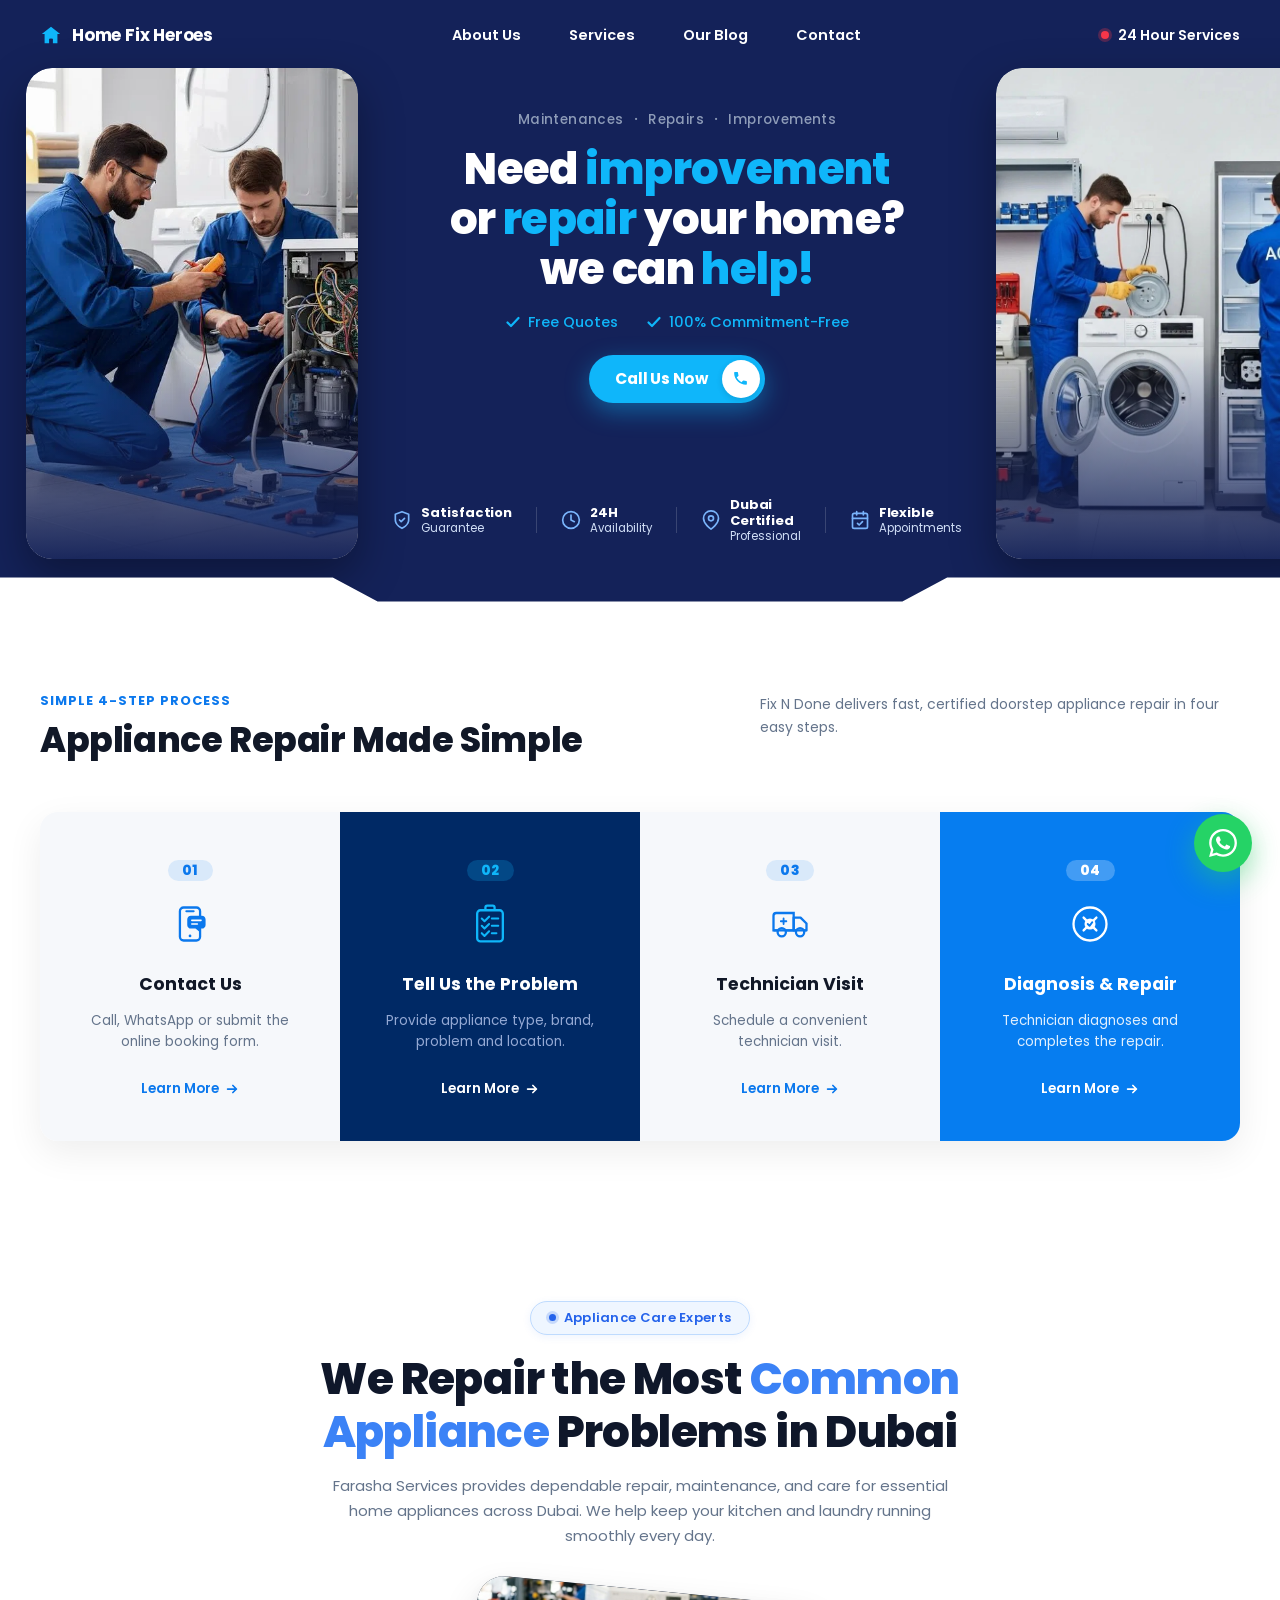
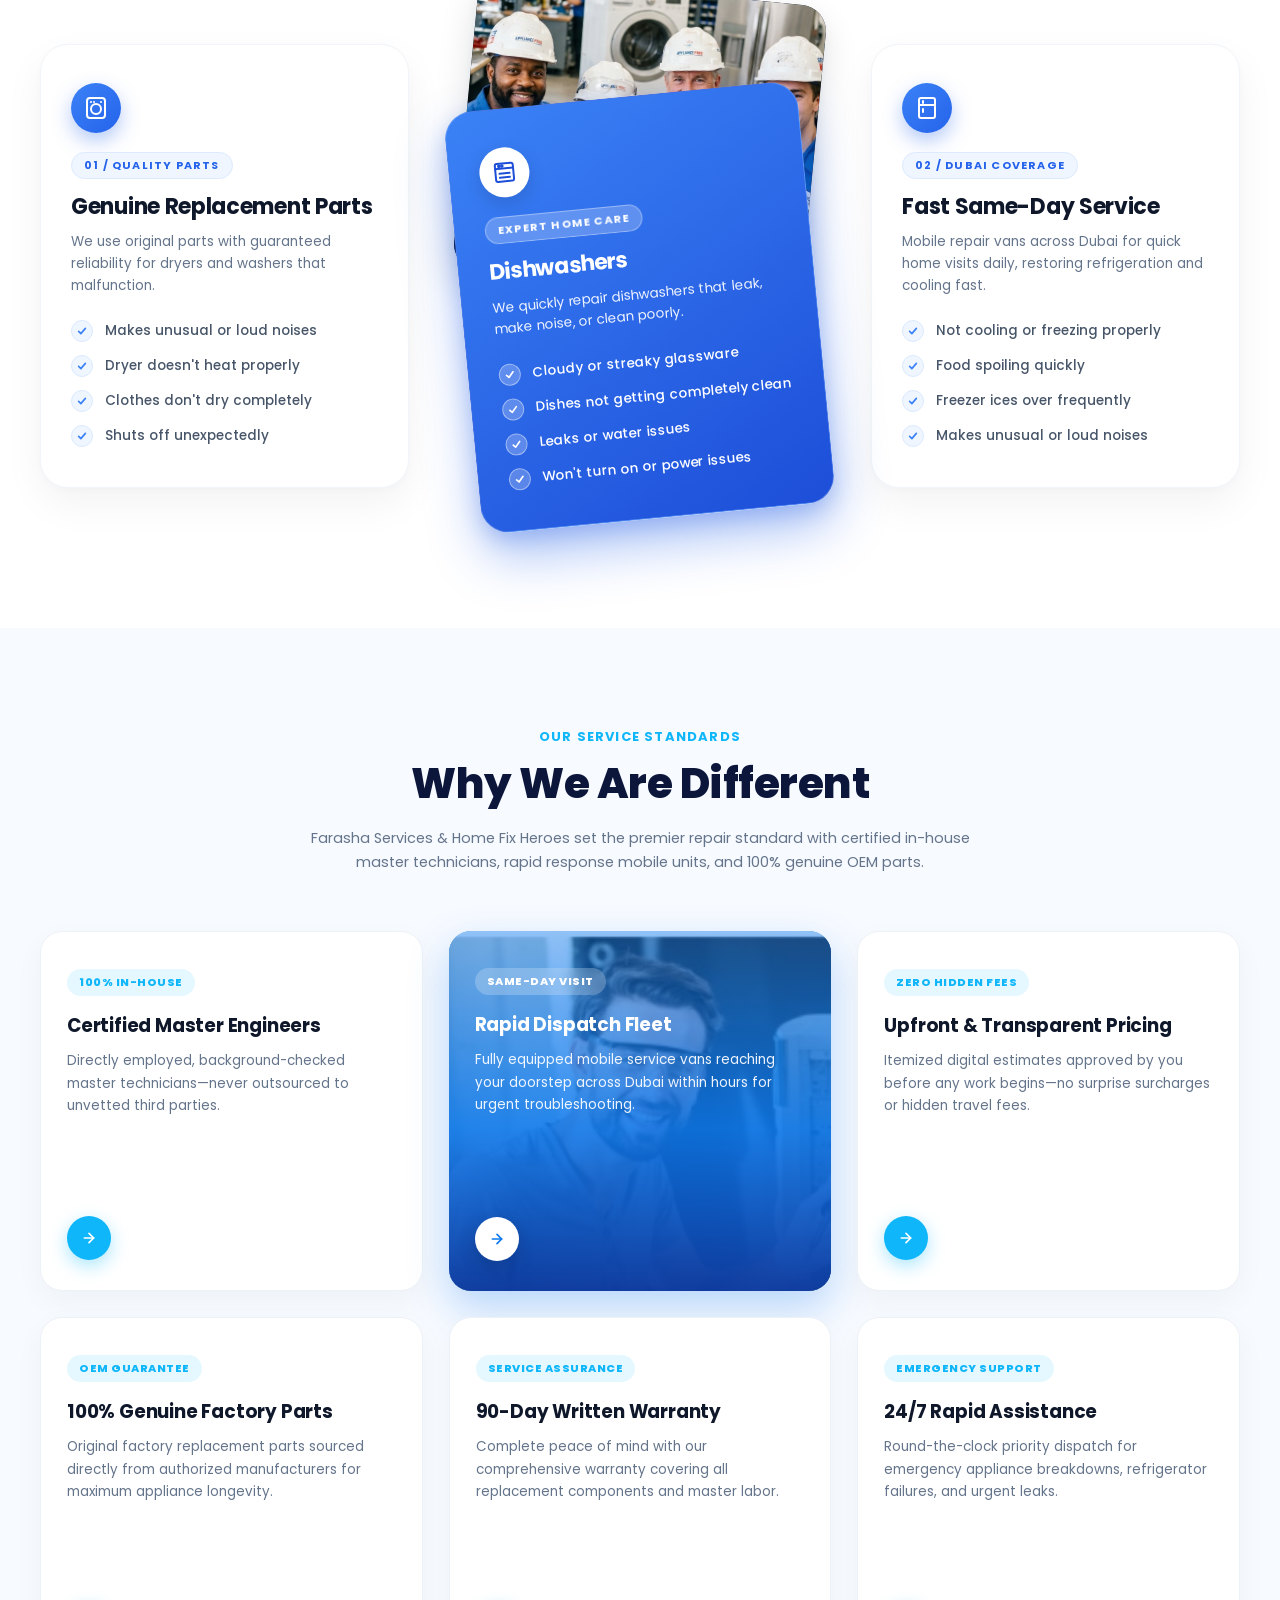
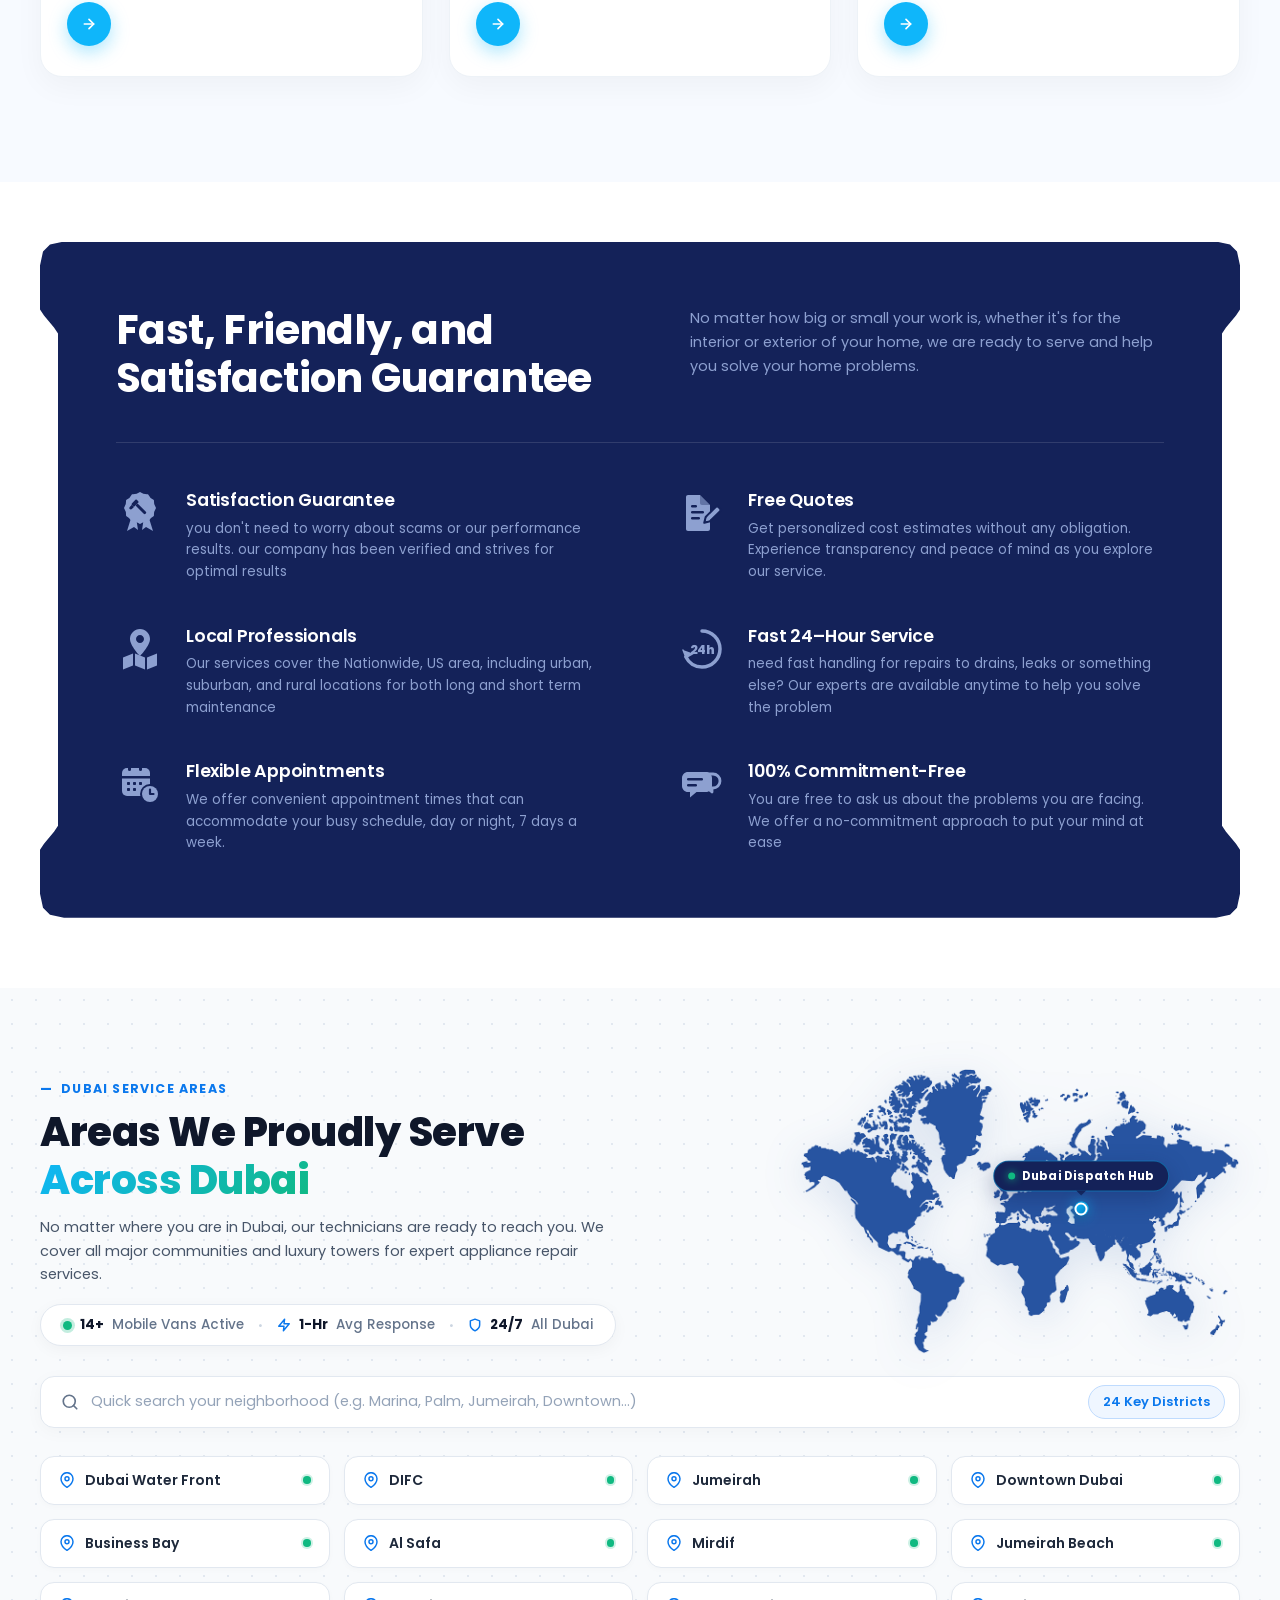
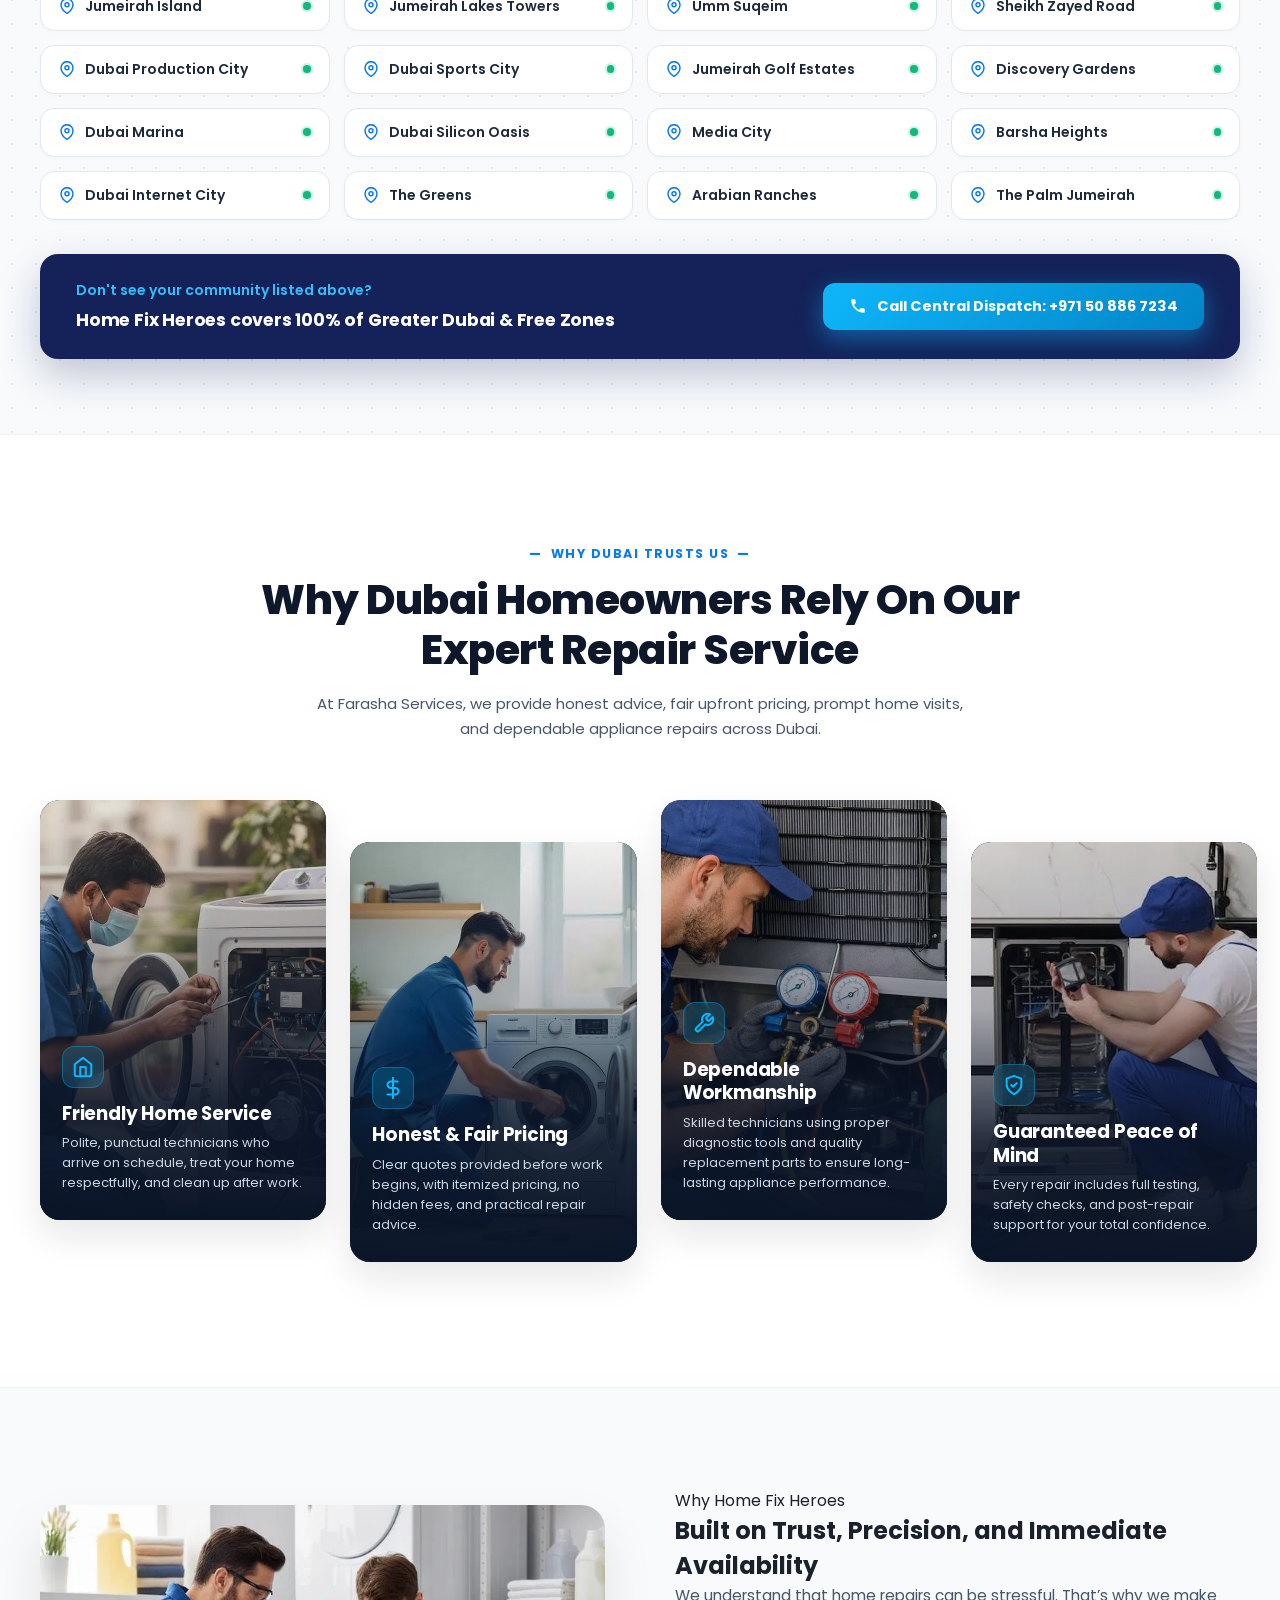
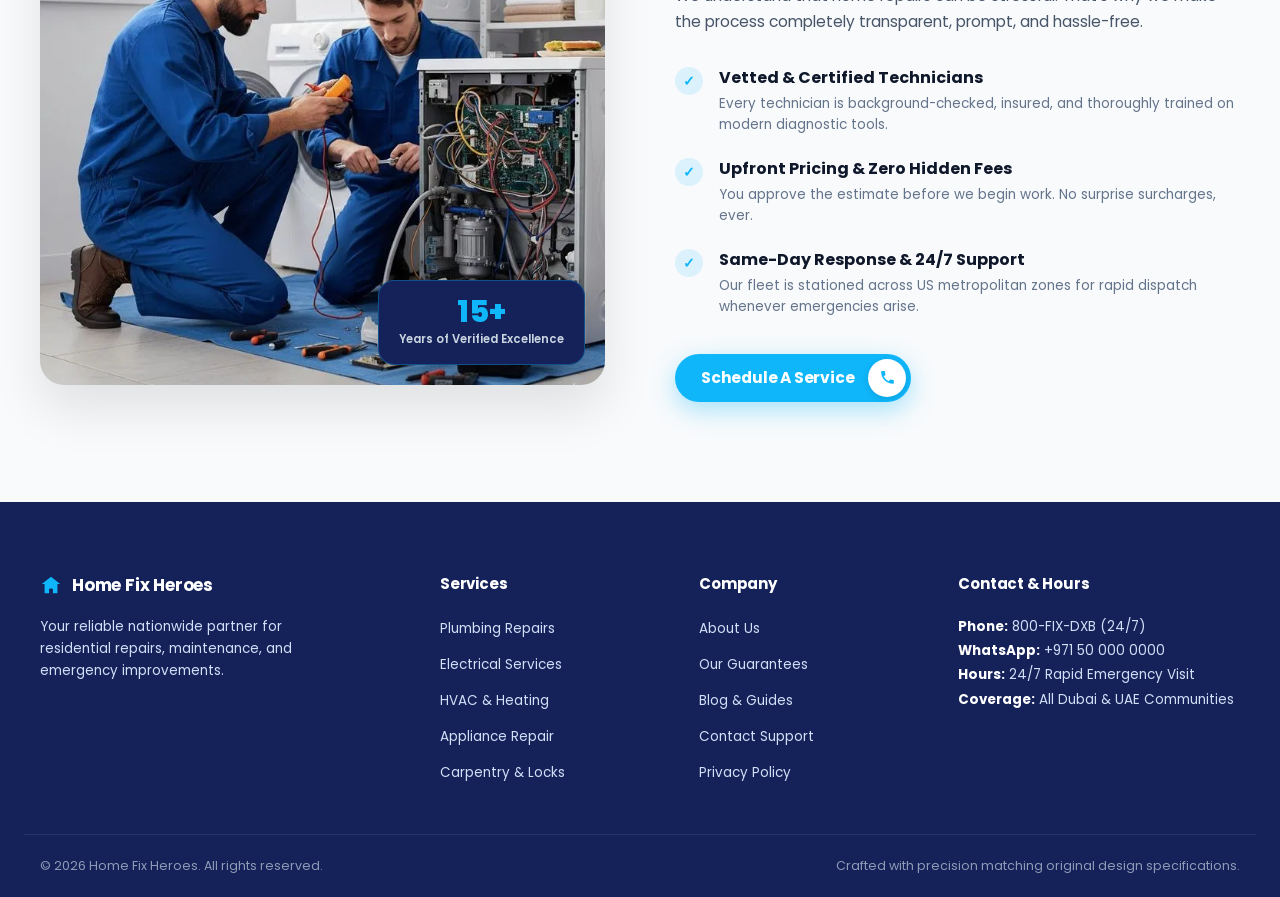
<file: index.html>
<!DOCTYPE html>
<html lang="en">
<head>
  <meta charset="UTF-8" />
  <meta name="viewport" content="width=device-width, initial-scale=1.0" />
  <title>Home Fix Heroes — Repairs, Maintenances & Improvements</title>
  <!-- Google Fonts: Poppins -->
  <link rel="preconnect" href="https://fonts.googleapis.com" />
  <link rel="preconnect" href="https://fonts.gstatic.com" crossorigin />
  <link href="https://fonts.googleapis.com/css2?family=Poppins:wght@400;500;600;700;800;900&display=swap" rel="stylesheet" />
  <link rel="stylesheet" href="style.css" />
</head>
<body>

  <!-- ═══════════════════════════════════════════════════
       HERO CONTAINER (Includes Navbar + 3-Col Hero + Stats)
  ═══════════════════════════════════════════════════ -->
  <div class="hero-container">

    <!-- Top Navigation Bar -->
    <header class="navbar">
      <div class="nav-inner">
        <!-- Logo -->
        <a href="#" class="nav-logo">
          <span class="logo-icon">
            <svg width="22" height="22" viewBox="0 0 24 24" fill="none">
              <path d="M12 3L2 11h3v10h5v-5h4v5h5V11h3L12 3z" fill="#0fb6fa"/>
              <rect x="10.5" y="16" width="3" height="5" rx="0.8" fill="#142259"/>
            </svg>
          </span>
          <span class="logo-name">Home Fix Heroes</span>
        </a>

        <!-- Center Links -->
        <nav class="nav-menu">
          <a href="#about" class="nav-item">About Us</a>
          <a href="services.html" class="nav-item">Services</a>
          <a href="#blog" class="nav-item">Our Blog</a>
          <a href="#contact" class="nav-item">Contact</a>
        </nav>

        <!-- Right 24H Badge -->
        <div class="nav-right">
          <span class="pulse-dot"></span>
          <span class="nav-badge-text">24 Hour Services</span>
        </div>

        <!-- Mobile Toggle -->
        <button class="mobile-toggle" id="mobileToggle" aria-label="Toggle navigation">
          <span></span><span></span><span></span>
        </button>
      </div>

      <!-- Mobile Dropdown -->
      <div class="mobile-dropdown" id="mobileDropdown">
        <a href="#about">About Us</a>
        <a href="services.html">Services</a>
        <a href="#blog">Our Blog</a>
        <a href="#contact">Contact</a>
        <div class="mobile-badge">
          <span class="pulse-dot"></span>
          <span>24 Hour Services</span>
        </div>
      </div>
    </header>

    <!-- Main Hero Body (3 Columns: Left Card | Center Content | Right Card) -->
    <main class="hero-main">

      <!-- Left Worker Card -->
      <aside class="hero-side-card card-left">
        <div class="card-frame">
          <img
            src="images/technicians-washer.png"
            alt="Technicians repairing washing machine appliance"
            class="worker-img"
          />
        </div>
      </aside>

      <!-- Center Hero Content -->
      <section class="hero-center">
        <!-- Sub-tagline -->
        <p class="tagline">
          <span>Maintenances</span>
          <span class="dot">•</span>
          <span>Repairs</span>
          <span class="dot">•</span>
          <span>Improvements</span>
        </p>

        <!-- Main Headline -->
        <h1 class="main-heading">
          Need <span class="highlight">improvement</span><br />
          or <span class="highlight">repair</span> your home?<br />
          we can <span class="highlight">help!</span>
        </h1>

        <!-- Free Quotes & Commitment Perks -->
        <div class="perks-row">
          <div class="perk-item">
            <svg class="check-icon" viewBox="0 0 16 16" fill="none">
              <path d="M2.5 8.5L6 12L13.5 4" stroke="#0fb6fa" stroke-width="2.2" stroke-linecap="round" stroke-linejoin="round"/>
            </svg>
            <span>Free Quotes</span>
          </div>
          <div class="perk-item">
            <svg class="check-icon" viewBox="0 0 16 16" fill="none">
              <path d="M2.5 8.5L6 12L13.5 4" stroke="#0fb6fa" stroke-width="2.2" stroke-linecap="round" stroke-linejoin="round"/>
            </svg>
            <span>100% Commitment-Free</span>
          </div>
        </div>

        <!-- Call Us Now Button -->
        <div class="cta-wrapper">
          <a href="tel:+971500000000" class="call-btn">
            <span class="call-text">Call Us Now</span>
            <div class="phone-circle">
              <svg width="17" height="17" viewBox="0 0 24 24" fill="#0fb6fa">
                <path d="M20.01 15.38c-1.23 0-2.42-.2-3.53-.56a.977.977 0 0 0-1.01.24l-2.2 2.2a15.045 15.045 0 0 1-6.59-6.59l2.2-2.21a.96.96 0 0 0 .25-1.01A11.36 11.36 0 0 1 8.57 3.9c0-.55-.45-1-1-1H4c-.55 0-1 .45-1 1 0 9.39 7.61 17 17 17 .55 0 1-.45 1-1v-3.52c0-.55-.45-1-.99-1z"/>
              </svg>
            </div>
          </a>
        </div>

        <!-- Hero Bottom Stats Bar (Inside Hero) -->
        <div class="hero-stats">
          <!-- Stat 1 -->
          <div class="stat-unit">
            <div class="stat-icon-circle">
              <svg width="18" height="18" viewBox="0 0 24 24" fill="none" stroke="#79b4fb" stroke-width="2" stroke-linecap="round" stroke-linejoin="round">
                <path d="M12 22s8-4 8-10V5l-8-3-8 3v7c0 6 8 10 8 10z"/>
                <path d="M9 12l2 2 4-4"/>
              </svg>
            </div>
            <div class="stat-labels">
              <span class="stat-title">Satisfaction</span>
              <span class="stat-subtitle">Guarantee</span>
            </div>
          </div>

          <div class="stat-sep"></div>

          <!-- Stat 2 -->
          <div class="stat-unit">
            <div class="stat-icon-circle">
              <svg width="18" height="18" viewBox="0 0 24 24" fill="none" stroke="#79b4fb" stroke-width="2" stroke-linecap="round" stroke-linejoin="round">
                <circle cx="12" cy="12" r="10"/>
                <polyline points="12 6 12 12 16 14"/>
              </svg>
            </div>
            <div class="stat-labels">
              <span class="stat-title">24H</span>
              <span class="stat-subtitle">Availability</span>
            </div>
          </div>

          <div class="stat-sep"></div>

          <!-- Stat 3 -->
          <div class="stat-unit">
            <div class="stat-icon-circle">
              <svg width="18" height="18" viewBox="0 0 24 24" fill="none" stroke="#79b4fb" stroke-width="2" stroke-linecap="round" stroke-linejoin="round">
                <path d="M21 10c0 7-9 13-9 13s-9-6-9-13a9 9 0 0 1 18 0z"/>
                <circle cx="12" cy="10" r="3"/>
              </svg>
            </div>
            <div class="stat-labels">
              <span class="stat-title">Dubai Certified</span>
              <span class="stat-subtitle">Professional</span>
            </div>
          </div>

          <div class="stat-sep"></div>

          <!-- Stat 4 -->
          <div class="stat-unit">
            <div class="stat-icon-circle">
              <svg width="18" height="18" viewBox="0 0 24 24" fill="none" stroke="#79b4fb" stroke-width="2" stroke-linecap="round" stroke-linejoin="round">
                <rect x="3" y="4" width="18" height="18" rx="2" ry="2"/>
                <line x1="16" y1="2" x2="16" y2="6"/>
                <line x1="8" y1="2" x2="8" y2="6"/>
                <line x1="3" y1="10" x2="21" y2="10"/>
                <path d="M9 16l2 2 4-4"/>
              </svg>
            </div>
            <div class="stat-labels">
              <span class="stat-title">Flexible</span>
              <span class="stat-subtitle">Appointments</span>
            </div>
          </div>
        </div>

      </section>

      <!-- Right Worker Card -->
      <aside class="hero-side-card card-right">
        <div class="card-frame">
          <img
            src="images/technicians-appliances.jpg"
            alt="Technicians repairing refrigerator and appliances"
            class="worker-img"
          />
        </div>
      </aside>

    </main>

  </div>

  <!-- Hidden SVG Clip-Path Definitions -->
  <svg width="0" height="0" class="clip-defs-svg" style="position: absolute; width: 0; height: 0; pointer-events: none;" aria-hidden="true">
    <defs>
      <!-- Card 3: Dishwasher top-left cutout clip path -->
      <clipPath id="dish-cutout-clip" clipPathUnits="objectBoundingBox">
        <path d="M 0.44 0
                 L 0.96 0
                 Q 1 0 1 0.05
                 L 1 0.95
                 Q 1 1 0.96 1
                 L 0.04 1
                 Q 0 1 0 0.95
                 L 0 0.58
                 Q 0 0.55 0.02 0.55
                 L 0.41 0.55
                 Q 0.44 0.55 0.44 0.52
                 L 0.44 0.04
                 Q 0.44 0 0.46 0 Z" />
      </clipPath>

      <!-- Card 2: Refrigerator top-right cutout clip path -->
      <clipPath id="fridge-cutout-clip" clipPathUnits="objectBoundingBox">
        <path d="M 0.04 0
                 Q 0 0 0 0.05
                 L 0 0.95
                 Q 0 1 0.04 1
                 L 0.96 1
                 Q 1 1 1 0.95
                 L 1 0.48
                 Q 1 0.45 0.98 0.45
                 L 0.57 0.45
                 Q 0.54 0.45 0.54 0.42
                 L 0.54 0.04
                 Q 0.54 0 0.52 0
                 L 0.04 0 Z" />
      </clipPath>
    </defs>
  </svg>

  <!-- ═══════════════════════════════════════════════════
       SIMPLE 4-STEP PROCESS SECTION (Exact Design from Reference)
  ═══════════════════════════════════════════════════ -->
  <section class="assurance-section" id="assurance">
    <div class="content-wrapper">
      <!-- Section Header: Left Heading + Right Text -->
      <div class="assurance-header">
        <div class="assurance-header-left">
          <span class="assurance-tag">Simple 4-Step Process</span>
          <h2 class="assurance-title">
            Appliance Repair Made Simple
          </h2>
        </div>
        <div class="assurance-header-right">
          <p class="assurance-desc">
            Fix N Done delivers fast, certified doorstep appliance repair in four easy steps.
          </p>
        </div>
      </div>

      <!-- 4-Card Seamless Segmented Row -->
      <div class="assurance-grid">
        <!-- Step 01: Contact Us (Light) -->
        <div class="assurance-card card-light">
          <span class="step-badge">01</span>
          <div class="assurance-icon-wrap">
            <svg class="assurance-icon" width="46" height="46" viewBox="0 0 48 48" fill="none">
              <!-- Smartphone / Booking device -->
              <rect x="13" y="6" width="22" height="36" rx="4" stroke="#0b78ed" stroke-width="2.5" />
              <line x1="20" y1="10" x2="28" y2="10" stroke="#0b78ed" stroke-width="2.2" stroke-linecap="round" />
              <circle cx="24" cy="37" r="1.5" fill="#0b78ed" />
              <!-- Chat speech bubble -->
              <path d="M25 15H37C39.2 15 41 16.8 41 19V25C41 27.2 39.2 29 37 29H35V33L30 29H25C22.8 29 21 27.2 21 25V19C21 16.8 22.8 15 25 15Z" fill="#0b78ed" />
              <line x1="26" y1="20" x2="36" y2="20" stroke="#ffffff" stroke-width="1.8" stroke-linecap="round" />
              <line x1="26" y1="24" x2="32" y2="24" stroke="#ffffff" stroke-width="1.8" stroke-linecap="round" />
            </svg>
          </div>
          <h3 class="assurance-card-title">Contact Us</h3>
          <p class="assurance-card-desc">Call, WhatsApp or submit the online booking form.</p>
          <a href="#contact" class="assurance-link">
            <span>Learn More</span>
            <svg width="14" height="14" viewBox="0 0 16 16" fill="none">
              <path d="M3 8h10M9 4l4 4-4 4" stroke="currentColor" stroke-width="2" stroke-linecap="round" stroke-linejoin="round"/>
            </svg>
          </a>
        </div>

        <!-- Step 02: Tell Us the Problem (Navy) -->
        <div class="assurance-card card-navy">
          <span class="step-badge">02</span>
          <div class="assurance-icon-wrap">
            <svg class="assurance-icon" width="46" height="46" viewBox="0 0 48 48" fill="none">
              <!-- Clipboard -->
              <rect x="10" y="9" width="28" height="34" rx="3.5" stroke="#0fb6fa" stroke-width="2.5" />
              <!-- Clip at top -->
              <path d="M19 9V6C19 4.9 19.9 4 21 4H27C28.1 4 29 4.9 29 6V9" stroke="#0fb6fa" stroke-width="2.5" />
              <!-- Checklist items with checkmarks -->
              <polyline points="15 18 18 21 23 16" stroke="#0fb6fa" stroke-width="2.2" stroke-linecap="round" stroke-linejoin="round" />
              <line x1="26" y1="18" x2="33" y2="18" stroke="#0fb6fa" stroke-width="2.2" stroke-linecap="round" />
              <polyline points="15 26 18 29 23 24" stroke="#0fb6fa" stroke-width="2.2" stroke-linecap="round" stroke-linejoin="round" />
              <line x1="26" y1="26" x2="33" y2="26" stroke="#0fb6fa" stroke-width="2.2" stroke-linecap="round" />
              <polyline points="15 34 18 37 23 32" stroke="#0fb6fa" stroke-width="2.2" stroke-linecap="round" stroke-linejoin="round" />
              <line x1="26" y1="34" x2="31" y2="34" stroke="#0fb6fa" stroke-width="2.2" stroke-linecap="round" />
            </svg>
          </div>
          <h3 class="assurance-card-title">Tell Us the Problem</h3>
          <p class="assurance-card-desc">Provide appliance type, brand, problem and location.</p>
          <a href="#contact" class="assurance-link">
            <span>Learn More</span>
            <svg width="14" height="14" viewBox="0 0 16 16" fill="none">
              <path d="M3 8h10M9 4l4 4-4 4" stroke="currentColor" stroke-width="2" stroke-linecap="round" stroke-linejoin="round"/>
            </svg>
          </a>
        </div>

        <!-- Step 03: Technician Visit (Light) -->
        <div class="assurance-card card-light">
          <span class="step-badge">03</span>
          <div class="assurance-icon-wrap">
            <svg class="assurance-icon" width="46" height="46" viewBox="0 0 48 48" fill="none">
              <!-- Service Doorstep Van -->
              <path d="M6 15C6 13.3 7.3 12 9 12H28V31H6V15Z" stroke="#0b78ed" stroke-width="2.5" />
              <path d="M28 17H35.5L42 23.5V31H28V17Z" stroke="#0b78ed" stroke-width="2.5" stroke-linejoin="round" />
              <!-- Wheels -->
              <circle cx="15" cy="33" r="4.5" stroke="#0b78ed" stroke-width="2.5" fill="none" />
              <circle cx="35" cy="33" r="4.5" stroke="#0b78ed" stroke-width="2.5" fill="none" />
              <line x1="6" y1="31" x2="10.5" y2="31" stroke="#0b78ed" stroke-width="2.5" />
              <line x1="19.5" y1="31" x2="30.5" y2="31" stroke="#0b78ed" stroke-width="2.5" />
              <line x1="39.5" y1="31" x2="42" y2="31" stroke="#0b78ed" stroke-width="2.5" />
              <!-- Calendar badge or wrench inside van -->
              <path d="M14 21H20M17 18V24" stroke="#0b78ed" stroke-width="2" stroke-linecap="round" />
            </svg>
          </div>
          <h3 class="assurance-card-title">Technician Visit</h3>
          <p class="assurance-card-desc">Schedule a convenient technician visit.</p>
          <a href="#contact" class="assurance-link">
            <span>Learn More</span>
            <svg width="14" height="14" viewBox="0 0 16 16" fill="none">
              <path d="M3 8h10M9 4l4 4-4 4" stroke="currentColor" stroke-width="2" stroke-linecap="round" stroke-linejoin="round"/>
            </svg>
          </a>
        </div>

        <!-- Step 04: Diagnosis & Repair (Bright Blue) -->
        <div class="assurance-card card-blue">
          <span class="step-badge">04</span>
          <div class="assurance-icon-wrap">
            <svg class="assurance-icon" width="46" height="46" viewBox="0 0 48 48" fill="none">
              <!-- Outer circular guarantee badge -->
              <circle cx="24" cy="24" r="18" stroke="#ffffff" stroke-width="2.5" />
              <!-- Crossed tools -->
              <path d="M17 17L31 31M31 17L17 31" stroke="#ffffff" stroke-width="2.5" stroke-linecap="round" />
              <!-- Center certified badge -->
              <circle cx="24" cy="24" r="6" fill="#ffffff" />
              <path d="M21.5 24L23.5 26L26.5 22" stroke="#067df0" stroke-width="2" stroke-linecap="round" stroke-linejoin="round" />
            </svg>
          </div>
          <h3 class="assurance-card-title">Diagnosis &amp; Repair</h3>
          <p class="assurance-card-desc">Technician diagnoses and completes the repair.</p>
          <a href="#contact" class="assurance-link">
            <span>Learn More</span>
            <svg width="14" height="14" viewBox="0 0 16 16" fill="none">
              <path d="M3 8h10M9 4l4 4-4 4" stroke="currentColor" stroke-width="2" stroke-linecap="round" stroke-linejoin="round"/>
            </svg>
          </a>
        </div>
      </div>
    </div>
  </section>

  <!-- ═══════════════════════════════════════════════════
       COMMON APPLIANCE PROBLEMS SECTION (Exact Design from Reference)
  ═══════════════════════════════════════════════════ -->
  <!-- ═══════════════════════════════════════════════════
       COMMON APPLIANCE PROBLEMS SECTION (Exact Design from Reference)
  ═══════════════════════════════════════════════════ -->
  <section class="problems-section" id="problems">
    <div class="content-wrapper">
      <!-- Section Header -->
      <div class="problems-header">
        <span class="problems-pill-tag">Appliance Care Experts</span>
        <h2 class="problems-title">
          We Repair the Most <span class="highlight-blue-text">Common</span><br />
          <span class="highlight-blue-text">Appliance</span> Problems in Dubai
        </h2>
        <p class="problems-desc">
          Farasha Services provides dependable repair, maintenance, and care for essential home appliances across Dubai. We help keep your kitchen and laundry running smoothly every day.
        </p>
      </div>

      <!-- 3-Column Interactive Layout -->
      <div class="problems-grid">

        <!-- Left Card: 01 / QUALITY PARTS (Dryers & Washers) -->
        <div class="problem-card problem-card-white">
          <div class="problem-icon-badge badge-blue">
            <svg width="24" height="24" viewBox="0 0 24 24" fill="none" stroke="#ffffff" stroke-width="2" stroke-linecap="round" stroke-linejoin="round">
              <rect x="3" y="2" width="18" height="20" rx="3" />
              <circle cx="12" cy="13" r="5" />
              <path d="M7 6h.01M10 6h.01M17 6h.01" />
            </svg>
          </div>
          <span class="card-step-pill">01 / QUALITY PARTS</span>
          <h3 class="problem-card-title">Genuine Replacement Parts</h3>
          <p class="problem-card-desc">We use original parts with guaranteed reliability for dryers and washers that malfunction.</p>
          <ul class="problem-checklist">
            <li>
              <span class="check-circle">
                <svg width="12" height="12" viewBox="0 0 16 16" fill="none">
                  <path d="M3.5 8.5L6.5 11.5L12.5 4.5" stroke="#3b82f6" stroke-width="2.2" stroke-linecap="round" stroke-linejoin="round"/>
                </svg>
              </span>
              <span>Makes unusual or loud noises</span>
            </li>
            <li>
              <span class="check-circle">
                <svg width="12" height="12" viewBox="0 0 16 16" fill="none">
                  <path d="M3.5 8.5L6.5 11.5L12.5 4.5" stroke="#3b82f6" stroke-width="2.2" stroke-linecap="round" stroke-linejoin="round"/>
                </svg>
              </span>
              <span>Dryer doesn't heat properly</span>
            </li>
            <li>
              <span class="check-circle">
                <svg width="12" height="12" viewBox="0 0 16 16" fill="none">
                  <path d="M3.5 8.5L6.5 11.5L12.5 4.5" stroke="#3b82f6" stroke-width="2.2" stroke-linecap="round" stroke-linejoin="round"/>
                </svg>
              </span>
              <span>Clothes don't dry completely</span>
            </li>
            <li>
              <span class="check-circle">
                <svg width="12" height="12" viewBox="0 0 16 16" fill="none">
                  <path d="M3.5 8.5L6.5 11.5L12.5 4.5" stroke="#3b82f6" stroke-width="2.2" stroke-linecap="round" stroke-linejoin="round"/>
                </svg>
              </span>
              <span>Shuts off unexpectedly</span>
            </li>
          </ul>
        </div>

        <!-- Center Column: Tilted Photo + Front Blue Card -->
        <div class="problem-center-col">
          <!-- Back Photo Card (Tilted Behind) -->
          <div class="team-photo-card">
            <img
              src="images/team-technicians-card.jpg"
              alt="Professional certified technicians in helmets"
              class="team-photo-img"
            />
          </div>

          <!-- Front Blue Card (Dishwashers) -->
          <div class="problem-card problem-card-front">
            <div class="problem-icon-badge badge-white">
              <svg width="24" height="24" viewBox="0 0 24 24" fill="none" stroke="#1d4ed8" stroke-width="2" stroke-linecap="round" stroke-linejoin="round">
                <rect x="3" y="3" width="18" height="18" rx="2" />
                <line x1="3" y1="8" x2="21" y2="8" />
                <circle cx="7" cy="5.5" r="0.8" fill="#1d4ed8" />
                <circle cx="10" cy="5.5" r="0.8" fill="#1d4ed8" />
                <line x1="7" y1="13" x2="17" y2="13" />
                <line x1="7" y1="17" x2="17" y2="17" />
              </svg>
            </div>
            <span class="card-step-pill pill-white">EXPERT HOME CARE</span>
            <h3 class="problem-card-title text-white">Dishwashers</h3>
            <p class="problem-card-desc text-white-sub">We quickly repair dishwashers that leak, make noise, or clean poorly.</p>
            <ul class="problem-checklist checklist-white">
              <li>
                <span class="check-circle circle-white">
                  <svg width="12" height="12" viewBox="0 0 16 16" fill="none">
                    <path d="M3.5 8.5L6.5 11.5L12.5 4.5" stroke="#ffffff" stroke-width="2.2" stroke-linecap="round" stroke-linejoin="round"/>
                  </svg>
                </span>
                <span>Cloudy or streaky glassware</span>
              </li>
              <li>
                <span class="check-circle circle-white">
                  <svg width="12" height="12" viewBox="0 0 16 16" fill="none">
                    <path d="M3.5 8.5L6.5 11.5L12.5 4.5" stroke="#ffffff" stroke-width="2.2" stroke-linecap="round" stroke-linejoin="round"/>
                  </svg>
                </span>
                <span>Dishes not getting completely clean</span>
              </li>
              <li>
                <span class="check-circle circle-white">
                  <svg width="12" height="12" viewBox="0 0 16 16" fill="none">
                    <path d="M3.5 8.5L6.5 11.5L12.5 4.5" stroke="#ffffff" stroke-width="2.2" stroke-linecap="round" stroke-linejoin="round"/>
                  </svg>
                </span>
                <span>Leaks or water issues</span>
              </li>
              <li>
                <span class="check-circle circle-white">
                  <svg width="12" height="12" viewBox="0 0 16 16" fill="none">
                    <path d="M3.5 8.5L6.5 11.5L12.5 4.5" stroke="#ffffff" stroke-width="2.2" stroke-linecap="round" stroke-linejoin="round"/>
                  </svg>
                </span>
                <span>Won't turn on or power issues</span>
              </li>
            </ul>
          </div>
        </div>

        <!-- Right Card: 02 / DUBAI COVERAGE (Refrigerators & Freezers) -->
        <div class="problem-card problem-card-white">
          <div class="problem-icon-badge badge-blue">
            <svg width="24" height="24" viewBox="0 0 24 24" fill="none" stroke="#ffffff" stroke-width="2" stroke-linecap="round" stroke-linejoin="round">
              <rect x="4" y="2" width="16" height="20" rx="2" />
              <line x1="4" y1="9" x2="20" y2="9" />
              <line x1="8" y1="5" x2="8" y2="7" />
              <line x1="8" y1="13" x2="8" y2="16" />
            </svg>
          </div>
          <span class="card-step-pill">02 / DUBAI COVERAGE</span>
          <h3 class="problem-card-title">Fast Same-Day Service</h3>
          <p class="problem-card-desc">Mobile repair vans across Dubai for quick home visits daily, restoring refrigeration and cooling fast.</p>
          <ul class="problem-checklist">
            <li>
              <span class="check-circle">
                <svg width="12" height="12" viewBox="0 0 16 16" fill="none">
                  <path d="M3.5 8.5L6.5 11.5L12.5 4.5" stroke="#3b82f6" stroke-width="2.2" stroke-linecap="round" stroke-linejoin="round"/>
                </svg>
              </span>
              <span>Not cooling or freezing properly</span>
            </li>
            <li>
              <span class="check-circle">
                <svg width="12" height="12" viewBox="0 0 16 16" fill="none">
                  <path d="M3.5 8.5L6.5 11.5L12.5 4.5" stroke="#3b82f6" stroke-width="2.2" stroke-linecap="round" stroke-linejoin="round"/>
                </svg>
              </span>
              <span>Food spoiling quickly</span>
            </li>
            <li>
              <span class="check-circle">
                <svg width="12" height="12" viewBox="0 0 16 16" fill="none">
                  <path d="M3.5 8.5L6.5 11.5L12.5 4.5" stroke="#3b82f6" stroke-width="2.2" stroke-linecap="round" stroke-linejoin="round"/>
                </svg>
              </span>
              <span>Freezer ices over frequently</span>
            </li>
            <li>
              <span class="check-circle">
                <svg width="12" height="12" viewBox="0 0 16 16" fill="none">
                  <path d="M3.5 8.5L6.5 11.5L12.5 4.5" stroke="#3b82f6" stroke-width="2.2" stroke-linecap="round" stroke-linejoin="round"/>
                </svg>
              </span>
              <span>Makes unusual or loud noises</span>
            </li>
          </ul>
        </div>

      </div>
    </div>
  </section>

  <!-- ═══════════════════════════════════════════════════
       OUR SERVICE STANDARDS: WHY WE ARE DIFFERENT SECTION
       (Exact Card Design with Featured Blue Photo Card)
  ═══════════════════════════════════════════════════ -->
  <section class="standards-section" id="standards">
    <div class="content-wrapper">
      <!-- Centered Header -->
      <div class="standards-header">
        <span class="standards-pretitle">Our Service Standards</span>
        <h2 class="standards-title">Why We Are Different</h2>
        <p class="standards-desc">
          Farasha Services &amp; Home Fix Heroes set the premier repair standard with certified in-house master technicians, rapid response mobile units, and 100% genuine OEM parts.
        </p>
      </div>

      <!-- 6 Cards Grid (3x2 Layout Matching Reference Image media_1790059871082.png) -->
      <div class="standards-grid">

        <!-- Card 1: 100% In-House (White Card) -->
        <div class="standard-card">
          <div class="standard-card-top">
            <span class="standard-tag">100% In-House</span>
            <h3 class="standard-card-title">Certified Master Engineers</h3>
            <p class="standard-card-desc">
              Directly employed, background-checked master technicians—never outsourced to unvetted third parties.
            </p>
          </div>
          <div class="standard-card-bottom">
            <a href="#contact" class="standard-btn-circle" aria-label="Learn about certified engineers">
              <svg width="16" height="16" viewBox="0 0 24 24" fill="none" stroke="currentColor" stroke-width="2.5" stroke-linecap="round" stroke-linejoin="round">
                <line x1="5" y1="12" x2="19" y2="12"/>
                <polyline points="12 5 19 12 12 19"/>
              </svg>
            </a>
          </div>
        </div>

        <!-- Card 2: Same-Day Visit (FEATURED Photo Card with Blue Gradient Overlay) -->
        <div class="standard-card standard-card-featured">
          <!-- Background photo of certified technician in action -->
          <img
            src="images/service-tech-smile.jpg"
            alt="Certified technician performing doorstep repair"
            class="standard-featured-bg"
          />
          <div class="standard-featured-overlay"></div>

          <div class="standard-card-top">
            <span class="standard-tag standard-tag-white">Same-Day Visit</span>
            <h3 class="standard-card-title text-white">Rapid Dispatch Fleet</h3>
            <p class="standard-card-desc text-white-sub">
              Fully equipped mobile service vans reaching your doorstep across Dubai within hours for urgent troubleshooting.
            </p>
          </div>
          <div class="standard-card-bottom">
            <a href="tel:+18005550199" class="standard-btn-circle btn-circle-white" aria-label="Call for rapid dispatch">
              <svg width="16" height="16" viewBox="0 0 24 24" fill="none" stroke="currentColor" stroke-width="2.5" stroke-linecap="round" stroke-linejoin="round">
                <line x1="5" y1="12" x2="19" y2="12"/>
                <polyline points="12 5 19 12 12 19"/>
              </svg>
            </a>
          </div>
        </div>

        <!-- Card 3: Zero Hidden Fees (White Card) -->
        <div class="standard-card">
          <div class="standard-card-top">
            <span class="standard-tag">Zero Hidden Fees</span>
            <h3 class="standard-card-title">Upfront &amp; Transparent Pricing</h3>
            <p class="standard-card-desc">
              Itemized digital estimates approved by you before any work begins—no surprise surcharges or hidden travel fees.
            </p>
          </div>
          <div class="standard-card-bottom">
            <a href="#contact" class="standard-btn-circle" aria-label="Learn about transparent pricing">
              <svg width="16" height="16" viewBox="0 0 24 24" fill="none" stroke="currentColor" stroke-width="2.5" stroke-linecap="round" stroke-linejoin="round">
                <line x1="5" y1="12" x2="19" y2="12"/>
                <polyline points="12 5 19 12 12 19"/>
              </svg>
            </a>
          </div>
        </div>

        <!-- Card 4: OEM Guarantee (White Card) -->
        <div class="standard-card">
          <div class="standard-card-top">
            <span class="standard-tag">OEM Guarantee</span>
            <h3 class="standard-card-title">100% Genuine Factory Parts</h3>
            <p class="standard-card-desc">
              Original factory replacement parts sourced directly from authorized manufacturers for maximum appliance longevity.
            </p>
          </div>
          <div class="standard-card-bottom">
            <a href="#contact" class="standard-btn-circle" aria-label="Learn about OEM factory parts">
              <svg width="16" height="16" viewBox="0 0 24 24" fill="none" stroke="currentColor" stroke-width="2.5" stroke-linecap="round" stroke-linejoin="round">
                <line x1="5" y1="12" x2="19" y2="12"/>
                <polyline points="12 5 19 12 12 19"/>
              </svg>
            </a>
          </div>
        </div>

        <!-- Card 5: Service Assurance (White Card) -->
        <div class="standard-card">
          <div class="standard-card-top">
            <span class="standard-tag">Service Assurance</span>
            <h3 class="standard-card-title">90-Day Written Warranty</h3>
            <p class="standard-card-desc">
              Complete peace of mind with our comprehensive warranty covering all replacement components and master labor.
            </p>
          </div>
          <div class="standard-card-bottom">
            <a href="#contact" class="standard-btn-circle" aria-label="Learn about service warranty">
              <svg width="16" height="16" viewBox="0 0 24 24" fill="none" stroke="currentColor" stroke-width="2.5" stroke-linecap="round" stroke-linejoin="round">
                <line x1="5" y1="12" x2="19" y2="12"/>
                <polyline points="12 5 19 12 12 19"/>
              </svg>
            </a>
          </div>
        </div>

        <!-- Card 6: Emergency Support (White Card) -->
        <div class="standard-card">
          <div class="standard-card-top">
            <span class="standard-tag">Emergency Support</span>
            <h3 class="standard-card-title">24/7 Rapid Assistance</h3>
            <p class="standard-card-desc">
              Round-the-clock priority dispatch for emergency appliance breakdowns, refrigerator failures, and urgent leaks.
            </p>
          </div>
          <div class="standard-card-bottom">
            <a href="#contact" class="standard-btn-circle" aria-label="Learn about emergency assistance">
              <svg width="16" height="16" viewBox="0 0 24 24" fill="none" stroke="currentColor" stroke-width="2.5" stroke-linecap="round" stroke-linejoin="round">
                <line x1="5" y1="12" x2="19" y2="12"/>
                <polyline points="12 5 19 12 12 19"/>
              </svg>
            </a>
          </div>
        </div>

      </div>
    </div>
  </section>

  <!-- ═══════════════════════════════════════════════════
       FAST, FRIENDLY & SATISFACTION GUARANTEE SECTION
  ═══════════════════════════════════════════════════ -->
  <section class="guarantee-section" id="guarantee">
    <div class="guarantee-container">
      <div class="guarantee-card">
        <!-- Top Header Row -->
        <div class="guarantee-header">
          <h2 class="guarantee-heading">
            Fast, Friendly, and<br />
            Satisfaction Guarantee
          </h2>
          <p class="guarantee-desc">
            No matter how big or small your work is, whether it's for the interior or
            exterior of your home, we are ready to serve and help you solve your
            home problems.
          </p>
        </div>

        <!-- Subtle 1px Divider -->
        <div class="guarantee-divider"></div>

        <!-- 6 Feature Blocks (2 Cols x 3 Rows) -->
        <div class="guarantee-grid">
          <!-- 1. Satisfaction Guarantee -->
          <div class="guarantee-item">
            <div class="guarantee-icon-wrap">
              <svg width="48" height="48" viewBox="0 0 48 48" fill="none" xmlns="http://www.w3.org/2000/svg">
                <!-- Ribbon Tails -->
                <path d="M16 26L11 42L18 38L22 41L20 28" fill="#8da0d0"/>
                <path d="M32 26L37 42L30 38L26 41L28 28" fill="#8da0d0"/>
                <!-- Rosette Badge -->
                <path d="M 24.00 3.00 Q 27.62 5.48 32.00 5.14 Q 33.90 9.10 37.86 11.00 Q 37.52 15.38 40.00 19.00 Q 37.52 22.62 37.86 27.00 Q 33.90 28.90 32.00 32.86 Q 27.62 32.52 24.00 35.00 Q 20.38 32.52 16.00 32.86 Q 14.10 28.90 10.14 27.00 Q 10.48 22.62 8.00 19.00 Q 10.48 15.38 10.14 11.00 Q 14.10 9.10 16.00 5.14 Q 20.38 5.48 24.00 3.00 Z" fill="#8da0d0"/>
                <!-- Hammer Cutout in Badge -->
                <g transform="translate(24, 19) rotate(-45) translate(-24, -19)">
                  <rect x="20.5" y="10" width="7" height="4" rx="1" fill="#142259"/>
                  <path d="M20.5 11H17.5C16.7 11 16 11.7 16 12.5C16 13.3 16.7 14 17.5 14H20.5V11Z" fill="#142259"/>
                  <rect x="22.5" y="14" width="3" height="13" rx="1.2" fill="#142259"/>
                </g>
              </svg>
            </div>
            <div class="guarantee-item-content">
              <h3 class="guarantee-item-title">Satisfaction Guarantee</h3>
              <p class="guarantee-item-text">
                you don't need to worry about scams or our performance results. our company has been verified and strives for optimal results
              </p>
            </div>
          </div>

          <!-- 2. Free Quotes -->
          <div class="guarantee-item">
            <div class="guarantee-icon-wrap">
              <svg width="48" height="48" viewBox="0 0 48 48" fill="none" xmlns="http://www.w3.org/2000/svg">
                <!-- Document Sheet -->
                <path d="M10 6C8.89543 6 8 6.89543 8 8V40C8 41.1046 8.89543 42 10 42H30C31.1046 42 32 41.1046 32 40V16L22 6H10Z" fill="#8da0d0"/>
                <!-- Document Folded Corner -->
                <path d="M22 6V14C22 15.1046 22.8954 16 24 16H32L22 6Z" fill="#142259" opacity="0.35"/>
                <!-- Horizontal Text Lines in Document -->
                <rect x="13" y="16" width="6" height="2.5" rx="1.25" fill="#142259"/>
                <rect x="13" y="22" width="13" height="2.5" rx="1.25" fill="#142259"/>
                <rect x="13" y="28" width="9" height="2.5" rx="1.25" fill="#142259"/>
                <!-- Pencil Writing on Document -->
                <g transform="translate(32, 28) rotate(45)">
                  <path d="M-3 -13H3V3L0 8L-3 3V-13Z" stroke="#142259" stroke-width="2.2" stroke-linejoin="round" fill="none"/>
                  <rect x="-2" y="-12" width="4" height="14" rx="1" fill="#8da0d0"/>
                  <path d="M-2 2L0 6L2 2H-2Z" fill="#8da0d0"/>
                </g>
              </svg>
            </div>
            <div class="guarantee-item-content">
              <h3 class="guarantee-item-title">Free Quotes</h3>
              <p class="guarantee-item-text">
                Get personalized cost estimates without any obligation. Experience transparency and peace of mind as you explore our service.
              </p>
            </div>
          </div>

          <!-- 3. Local Professionals -->
          <div class="guarantee-item">
            <div class="guarantee-icon-wrap">
              <svg width="48" height="48" viewBox="0 0 48 48" fill="none" xmlns="http://www.w3.org/2000/svg">
                <!-- Folded Map at bottom -->
                <path d="M7 32.5L17 28.5V40.5L7 44.5V32.5Z" fill="#8da0d0"/>
                <path d="M19 28.5L29 32.5V44.5L19 40.5V28.5Z" fill="#8da0d0"/>
                <path d="M31 32.5L41 28.5V40.5L31 44.5V32.5Z" fill="#8da0d0"/>
                <!-- Location Pin (Teardrop) -->
                <path fill-rule="evenodd" clip-rule="evenodd" d="M24 4C18.4772 4 14 8.47715 14 14C14 20.8 24 31 24 31C24 31 34 20.8 34 14C34 8.47715 29.5228 4 24 4ZM24 18C26.2091 18 28 16.2091 28 14C28 11.7909 26.2091 10 24 10C21.7909 10 20 11.7909 20 14C20 16.2091 21.7909 18 24 18Z" fill="#8da0d0"/>
              </svg>
            </div>
            <div class="guarantee-item-content">
              <h3 class="guarantee-item-title">Local Professionals</h3>
              <p class="guarantee-item-text">
                Our services cover the Nationwide, US area, including urban, suburban, and rural locations for both long and short term maintenance
              </p>
            </div>
          </div>

          <!-- 4. Fast 24-Hour Service -->
          <div class="guarantee-item">
            <div class="guarantee-icon-wrap">
              <svg width="48" height="48" viewBox="0 0 48 48" fill="none" xmlns="http://www.w3.org/2000/svg">
                <!-- Circular Arrow Track -->
                <path d="M24 6C33.9411 6 42 14.0589 42 24C42 33.9411 33.9411 42 24 42C16.852 42 10.6698 37.8288 7.78187 31.8" stroke="#8da0d0" stroke-width="3.5" stroke-linecap="round"/>
                <!-- Arrowhead at bottom-left -->
                <path d="M5 25L8 32.5L15 28.5" fill="#8da0d0" stroke="#8da0d0" stroke-width="1.5" stroke-linejoin="round" stroke-linecap="round"/>
                <!-- "24h" Text -->
                <text x="24" y="28.5" font-family="'Poppins', sans-serif" font-size="12.5" font-weight="800" fill="#8da0d0" text-anchor="middle" letter-spacing="-0.5">24h</text>
              </svg>
            </div>
            <div class="guarantee-item-content">
              <h3 class="guarantee-item-title">Fast 24–Hour Service</h3>
              <p class="guarantee-item-text">
                need fast handling for repairs to drains, leaks or something else? Our experts are available anytime to help you solve the problem
              </p>
            </div>
          </div>

          <!-- 5. Flexible Appointments -->
          <div class="guarantee-item">
            <div class="guarantee-icon-wrap">
              <svg width="48" height="48" viewBox="0 0 48 48" fill="none" xmlns="http://www.w3.org/2000/svg">
                <!-- Calendar Body -->
                <rect x="6" y="8" width="28" height="28" rx="5" fill="#8da0d0"/>
                <!-- Top Binder Loops -->
                <rect x="12" y="4" width="3" height="7" rx="1.5" fill="#142259"/>
                <rect x="23" y="4" width="3" height="7" rx="1.5" fill="#142259"/>
                <!-- Header Divider Line in Calendar -->
                <rect x="6" y="16" width="28" height="2.5" fill="#142259"/>
                <!-- Calendar Date Dots / Squares -->
                <rect x="11" y="22" width="3" height="3" rx="0.8" fill="#142259"/>
                <rect x="17" y="22" width="3" height="3" rx="0.8" fill="#142259"/>
                <rect x="23" y="22" width="3" height="3" rx="0.8" fill="#142259"/>
                <rect x="11" y="28" width="3" height="3" rx="0.8" fill="#142259"/>
                <rect x="17" y="28" width="3" height="3" rx="0.8" fill="#142259"/>
                <!-- Clock Circle Overlapping Bottom Right -->
                <circle cx="34" cy="34" r="10" fill="#142259"/>
                <circle cx="34" cy="34" r="8" fill="#8da0d0"/>
                <!-- Clock Hands -->
                <path d="M34 29.5V34H37.5" stroke="#142259" stroke-width="2.2" stroke-linecap="round" stroke-linejoin="round"/>
              </svg>
            </div>
            <div class="guarantee-item-content">
              <h3 class="guarantee-item-title">Flexible Appointments</h3>
              <p class="guarantee-item-text">
                We offer convenient appointment times that can accommodate your busy schedule, day or night, 7 days a week.
              </p>
            </div>
          </div>

          <!-- 6. 100% Commitment-Free -->
          <div class="guarantee-item">
            <div class="guarantee-icon-wrap">
              <svg width="48" height="48" viewBox="0 0 48 48" fill="none" xmlns="http://www.w3.org/2000/svg">
                <!-- Back Speech Bubble -->
                <path d="M26 14H35C38.866 14 42 17.134 42 21C42 24.866 38.866 28 35 28H34V32L29 28H26" stroke="#8da0d0" stroke-width="2.8" stroke-linecap="round" stroke-linejoin="round"/>
                <!-- Front Speech Bubble -->
                <path fill-rule="evenodd" clip-rule="evenodd" d="M10 12C6.68629 12 4 14.6863 4 18V26C4 29.3137 6.68629 32 10 32H12V37.5L18.5 32H28C31.3137 32 34 29.3137 34 26V18C34 14.6863 31.3137 12 28 12H10Z" fill="#8da0d0"/>
                <!-- Conversation Lines in Front Bubble -->
                <rect x="9" y="18" width="16" height="2.5" rx="1.25" fill="#142259"/>
                <rect x="9" y="24" width="10" height="2.5" rx="1.25" fill="#142259"/>
              </svg>
            </div>
            <div class="guarantee-item-content">
              <h3 class="guarantee-item-title">100% Commitment-Free</h3>
              <p class="guarantee-item-text">
                You are free to ask us about the problems you are facing. We offer a no-commitment approach to put your mind at ease
              </p>
            </div>
          </div>
        </div>
      </div>
    </div>
  </section>

  <!-- ═══════════════════════════════════════════════════
       AREAS WE PROUDLY SERVE SECTION
  ═══════════════════════════════════════════════════ -->
  <section class="areas-section" id="areas">
    <div class="content-wrapper">
      
      <!-- Top Row: Left Header & Stats + Right User's Service Map Image -->
      <div class="areas-top-row">
        <div class="areas-header-left">
          <div class="areas-tag">
            <span class="tag-dash">—</span>
            <span class="tag-text">DUBAI SERVICE AREAS</span>
          </div>
          <h2 class="areas-title">
            Areas We Proudly Serve<br />
            <span class="highlight-green-blue">Across Dubai</span>
          </h2>
          <p class="areas-subtitle">
            No matter where you are in Dubai, our technicians are ready to reach you. We cover all major communities and luxury towers for expert appliance repair services.
          </p>

          <!-- Live Fleet Stats Pill -->
          <div class="fleet-stats-pill">
            <div class="fleet-stat-item">
              <span class="pulse-green-dot"></span>
              <span class="fleet-stat-bold">14+</span>
              <span class="fleet-stat-label">Mobile Vans Active</span>
            </div>
            <span class="fleet-sep">•</span>
            <div class="fleet-stat-item">
              <svg class="fleet-icon" width="14" height="14" viewBox="0 0 24 24" fill="none" stroke="#0b78ed" stroke-width="2.5" stroke-linecap="round" stroke-linejoin="round">
                <polygon points="13 2 3 14 12 14 11 22 21 10 12 10 13 2"></polygon>
              </svg>
              <span class="fleet-stat-bold">1-Hr</span>
              <span class="fleet-stat-label">Avg Response</span>
            </div>
            <span class="fleet-sep">•</span>
            <div class="fleet-stat-item">
              <svg class="fleet-icon" width="14" height="14" viewBox="0 0 24 24" fill="none" stroke="#0b78ed" stroke-width="2.5" stroke-linecap="round" stroke-linejoin="round">
                <path d="M12 22s8-4 8-10V5l-8-3-8 3v7c0 6 8 10 8 10z"></path>
              </svg>
              <span class="fleet-stat-bold">24/7</span>
              <span class="fleet-stat-label">All Dubai</span>
            </div>
          </div>
        </div>

        <!-- Right: Location Service Map (User's Uploaded Map) -->
        <div class="areas-map-visual">
          <div class="map-graphic-card">
            <img src="images/service-map-clean.png" alt="Areas We Proudly Serve Coverage Map" class="areas-map-img" />
            
            <!-- Dubai Central Dispatch Hub Pin with Pulsing Radar -->
            <div class="map-hub-pin" style="top: 49.3%; left: 63.9%;">
              <span class="hub-radar-ring"></span>
              <span class="hub-radar-ring delay"></span>
              <span class="hub-dot"></span>
              <div class="hub-tooltip">
                <span class="hub-pulse-dot"></span>
                <span>Dubai Dispatch Hub</span>
              </div>
            </div>
          </div>
        </div>
      </div>

      <!-- Quick Search Bar -->
      <div class="areas-search-bar">
        <div class="search-input-wrap">
          <svg class="search-icon" width="18" height="18" viewBox="0 0 24 24" fill="none" stroke="#64748b" stroke-width="2.2" stroke-linecap="round" stroke-linejoin="round">
            <circle cx="11" cy="11" r="8"></circle>
            <line x1="21" y1="21" x2="16.65" y2="16.65"></line>
          </svg>
          <input
            type="text"
            id="neighborhoodSearch"
            placeholder="Quick search your neighborhood (e.g. Marina, Palm, Jumeirah, Downtown...)"
            class="search-input"
            autocomplete="off"
          />
        </div>
        <div class="search-badge" id="districtsCount">24 Key Districts</div>
      </div>

      <!-- 24 Districts Grid (4 Columns x 6 Rows) -->
      <div class="areas-grid" id="areasGrid">
        <!-- Pill 1 -->
        <div class="area-pill" data-name="Dubai Water Front">
          <div class="area-pill-left">
            <svg class="pin-icon" width="16" height="16" viewBox="0 0 24 24" fill="none" stroke="#0b78ed" stroke-width="2.2" stroke-linecap="round" stroke-linejoin="round">
              <path d="M21 10c0 7-9 13-9 13s-9-6-9-13a9 9 0 0 1 18 0z"></path>
              <circle cx="12" cy="10" r="3"></circle>
            </svg>
            <span class="area-name">Dubai Water Front</span>
          </div>
          <span class="active-dot" title="Technicians on standby"></span>
        </div>

        <!-- Pill 2 -->
        <div class="area-pill" data-name="DIFC">
          <div class="area-pill-left">
            <svg class="pin-icon" width="16" height="16" viewBox="0 0 24 24" fill="none" stroke="#0b78ed" stroke-width="2.2" stroke-linecap="round" stroke-linejoin="round">
              <path d="M21 10c0 7-9 13-9 13s-9-6-9-13a9 9 0 0 1 18 0z"></path>
              <circle cx="12" cy="10" r="3"></circle>
            </svg>
            <span class="area-name">DIFC</span>
          </div>
          <span class="active-dot" title="Technicians on standby"></span>
        </div>

        <!-- Pill 3 -->
        <div class="area-pill" data-name="Jumeirah">
          <div class="area-pill-left">
            <svg class="pin-icon" width="16" height="16" viewBox="0 0 24 24" fill="none" stroke="#0b78ed" stroke-width="2.2" stroke-linecap="round" stroke-linejoin="round">
              <path d="M21 10c0 7-9 13-9 13s-9-6-9-13a9 9 0 0 1 18 0z"></path>
              <circle cx="12" cy="10" r="3"></circle>
            </svg>
            <span class="area-name">Jumeirah</span>
          </div>
          <span class="active-dot" title="Technicians on standby"></span>
        </div>

        <!-- Pill 4 -->
        <div class="area-pill" data-name="Downtown Dubai">
          <div class="area-pill-left">
            <svg class="pin-icon" width="16" height="16" viewBox="0 0 24 24" fill="none" stroke="#0b78ed" stroke-width="2.2" stroke-linecap="round" stroke-linejoin="round">
              <path d="M21 10c0 7-9 13-9 13s-9-6-9-13a9 9 0 0 1 18 0z"></path>
              <circle cx="12" cy="10" r="3"></circle>
            </svg>
            <span class="area-name">Downtown Dubai</span>
          </div>
          <span class="active-dot" title="Technicians on standby"></span>
        </div>

        <!-- Pill 5 -->
        <div class="area-pill" data-name="Business Bay">
          <div class="area-pill-left">
            <svg class="pin-icon" width="16" height="16" viewBox="0 0 24 24" fill="none" stroke="#0b78ed" stroke-width="2.2" stroke-linecap="round" stroke-linejoin="round">
              <path d="M21 10c0 7-9 13-9 13s-9-6-9-13a9 9 0 0 1 18 0z"></path>
              <circle cx="12" cy="10" r="3"></circle>
            </svg>
            <span class="area-name">Business Bay</span>
          </div>
          <span class="active-dot" title="Technicians on standby"></span>
        </div>

        <!-- Pill 6 -->
        <div class="area-pill" data-name="Al Safa">
          <div class="area-pill-left">
            <svg class="pin-icon" width="16" height="16" viewBox="0 0 24 24" fill="none" stroke="#0b78ed" stroke-width="2.2" stroke-linecap="round" stroke-linejoin="round">
              <path d="M21 10c0 7-9 13-9 13s-9-6-9-13a9 9 0 0 1 18 0z"></path>
              <circle cx="12" cy="10" r="3"></circle>
            </svg>
            <span class="area-name">Al Safa</span>
          </div>
          <span class="active-dot" title="Technicians on standby"></span>
        </div>

        <!-- Pill 7 -->
        <div class="area-pill" data-name="Mirdif">
          <div class="area-pill-left">
            <svg class="pin-icon" width="16" height="16" viewBox="0 0 24 24" fill="none" stroke="#0b78ed" stroke-width="2.2" stroke-linecap="round" stroke-linejoin="round">
              <path d="M21 10c0 7-9 13-9 13s-9-6-9-13a9 9 0 0 1 18 0z"></path>
              <circle cx="12" cy="10" r="3"></circle>
            </svg>
            <span class="area-name">Mirdif</span>
          </div>
          <span class="active-dot" title="Technicians on standby"></span>
        </div>

        <!-- Pill 8 -->
        <div class="area-pill" data-name="Jumeirah Beach">
          <div class="area-pill-left">
            <svg class="pin-icon" width="16" height="16" viewBox="0 0 24 24" fill="none" stroke="#0b78ed" stroke-width="2.2" stroke-linecap="round" stroke-linejoin="round">
              <path d="M21 10c0 7-9 13-9 13s-9-6-9-13a9 9 0 0 1 18 0z"></path>
              <circle cx="12" cy="10" r="3"></circle>
            </svg>
            <span class="area-name">Jumeirah Beach</span>
          </div>
          <span class="active-dot" title="Technicians on standby"></span>
        </div>

        <!-- Pill 9 -->
        <div class="area-pill" data-name="Jumeirah Island">
          <div class="area-pill-left">
            <svg class="pin-icon" width="16" height="16" viewBox="0 0 24 24" fill="none" stroke="#0b78ed" stroke-width="2.2" stroke-linecap="round" stroke-linejoin="round">
              <path d="M21 10c0 7-9 13-9 13s-9-6-9-13a9 9 0 0 1 18 0z"></path>
              <circle cx="12" cy="10" r="3"></circle>
            </svg>
            <span class="area-name">Jumeirah Island</span>
          </div>
          <span class="active-dot" title="Technicians on standby"></span>
        </div>

        <!-- Pill 10 -->
        <div class="area-pill" data-name="Jumeirah Lakes Towers">
          <div class="area-pill-left">
            <svg class="pin-icon" width="16" height="16" viewBox="0 0 24 24" fill="none" stroke="#0b78ed" stroke-width="2.2" stroke-linecap="round" stroke-linejoin="round">
              <path d="M21 10c0 7-9 13-9 13s-9-6-9-13a9 9 0 0 1 18 0z"></path>
              <circle cx="12" cy="10" r="3"></circle>
            </svg>
            <span class="area-name">Jumeirah Lakes Towers</span>
          </div>
          <span class="active-dot" title="Technicians on standby"></span>
        </div>

        <!-- Pill 11 -->
        <div class="area-pill" data-name="Umm Suqeim">
          <div class="area-pill-left">
            <svg class="pin-icon" width="16" height="16" viewBox="0 0 24 24" fill="none" stroke="#0b78ed" stroke-width="2.2" stroke-linecap="round" stroke-linejoin="round">
              <path d="M21 10c0 7-9 13-9 13s-9-6-9-13a9 9 0 0 1 18 0z"></path>
              <circle cx="12" cy="10" r="3"></circle>
            </svg>
            <span class="area-name">Umm Suqeim</span>
          </div>
          <span class="active-dot" title="Technicians on standby"></span>
        </div>

        <!-- Pill 12 -->
        <div class="area-pill" data-name="Sheikh Zayed Road">
          <div class="area-pill-left">
            <svg class="pin-icon" width="16" height="16" viewBox="0 0 24 24" fill="none" stroke="#0b78ed" stroke-width="2.2" stroke-linecap="round" stroke-linejoin="round">
              <path d="M21 10c0 7-9 13-9 13s-9-6-9-13a9 9 0 0 1 18 0z"></path>
              <circle cx="12" cy="10" r="3"></circle>
            </svg>
            <span class="area-name">Sheikh Zayed Road</span>
          </div>
          <span class="active-dot" title="Technicians on standby"></span>
        </div>

        <!-- Pill 13 -->
        <div class="area-pill" data-name="Dubai Production City">
          <div class="area-pill-left">
            <svg class="pin-icon" width="16" height="16" viewBox="0 0 24 24" fill="none" stroke="#0b78ed" stroke-width="2.2" stroke-linecap="round" stroke-linejoin="round">
              <path d="M21 10c0 7-9 13-9 13s-9-6-9-13a9 9 0 0 1 18 0z"></path>
              <circle cx="12" cy="10" r="3"></circle>
            </svg>
            <span class="area-name">Dubai Production City</span>
          </div>
          <span class="active-dot" title="Technicians on standby"></span>
        </div>

        <!-- Pill 14 -->
        <div class="area-pill" data-name="Dubai Sports City">
          <div class="area-pill-left">
            <svg class="pin-icon" width="16" height="16" viewBox="0 0 24 24" fill="none" stroke="#0b78ed" stroke-width="2.2" stroke-linecap="round" stroke-linejoin="round">
              <path d="M21 10c0 7-9 13-9 13s-9-6-9-13a9 9 0 0 1 18 0z"></path>
              <circle cx="12" cy="10" r="3"></circle>
            </svg>
            <span class="area-name">Dubai Sports City</span>
          </div>
          <span class="active-dot" title="Technicians on standby"></span>
        </div>

        <!-- Pill 15 -->
        <div class="area-pill" data-name="Jumeirah Golf Estates">
          <div class="area-pill-left">
            <svg class="pin-icon" width="16" height="16" viewBox="0 0 24 24" fill="none" stroke="#0b78ed" stroke-width="2.2" stroke-linecap="round" stroke-linejoin="round">
              <path d="M21 10c0 7-9 13-9 13s-9-6-9-13a9 9 0 0 1 18 0z"></path>
              <circle cx="12" cy="10" r="3"></circle>
            </svg>
            <span class="area-name">Jumeirah Golf Estates</span>
          </div>
          <span class="active-dot" title="Technicians on standby"></span>
        </div>

        <!-- Pill 16 -->
        <div class="area-pill" data-name="Discovery Gardens">
          <div class="area-pill-left">
            <svg class="pin-icon" width="16" height="16" viewBox="0 0 24 24" fill="none" stroke="#0b78ed" stroke-width="2.2" stroke-linecap="round" stroke-linejoin="round">
              <path d="M21 10c0 7-9 13-9 13s-9-6-9-13a9 9 0 0 1 18 0z"></path>
              <circle cx="12" cy="10" r="3"></circle>
            </svg>
            <span class="area-name">Discovery Gardens</span>
          </div>
          <span class="active-dot" title="Technicians on standby"></span>
        </div>

        <!-- Pill 17 -->
        <div class="area-pill" data-name="Dubai Marina">
          <div class="area-pill-left">
            <svg class="pin-icon" width="16" height="16" viewBox="0 0 24 24" fill="none" stroke="#0b78ed" stroke-width="2.2" stroke-linecap="round" stroke-linejoin="round">
              <path d="M21 10c0 7-9 13-9 13s-9-6-9-13a9 9 0 0 1 18 0z"></path>
              <circle cx="12" cy="10" r="3"></circle>
            </svg>
            <span class="area-name">Dubai Marina</span>
          </div>
          <span class="active-dot" title="Technicians on standby"></span>
        </div>

        <!-- Pill 18 -->
        <div class="area-pill" data-name="Dubai Silicon Oasis">
          <div class="area-pill-left">
            <svg class="pin-icon" width="16" height="16" viewBox="0 0 24 24" fill="none" stroke="#0b78ed" stroke-width="2.2" stroke-linecap="round" stroke-linejoin="round">
              <path d="M21 10c0 7-9 13-9 13s-9-6-9-13a9 9 0 0 1 18 0z"></path>
              <circle cx="12" cy="10" r="3"></circle>
            </svg>
            <span class="area-name">Dubai Silicon Oasis</span>
          </div>
          <span class="active-dot" title="Technicians on standby"></span>
        </div>

        <!-- Pill 19 -->
        <div class="area-pill" data-name="Media City">
          <div class="area-pill-left">
            <svg class="pin-icon" width="16" height="16" viewBox="0 0 24 24" fill="none" stroke="#0b78ed" stroke-width="2.2" stroke-linecap="round" stroke-linejoin="round">
              <path d="M21 10c0 7-9 13-9 13s-9-6-9-13a9 9 0 0 1 18 0z"></path>
              <circle cx="12" cy="10" r="3"></circle>
            </svg>
            <span class="area-name">Media City</span>
          </div>
          <span class="active-dot" title="Technicians on standby"></span>
        </div>

        <!-- Pill 20 -->
        <div class="area-pill" data-name="Barsha Heights">
          <div class="area-pill-left">
            <svg class="pin-icon" width="16" height="16" viewBox="0 0 24 24" fill="none" stroke="#0b78ed" stroke-width="2.2" stroke-linecap="round" stroke-linejoin="round">
              <path d="M21 10c0 7-9 13-9 13s-9-6-9-13a9 9 0 0 1 18 0z"></path>
              <circle cx="12" cy="10" r="3"></circle>
            </svg>
            <span class="area-name">Barsha Heights</span>
          </div>
          <span class="active-dot" title="Technicians on standby"></span>
        </div>

        <!-- Pill 21 -->
        <div class="area-pill" data-name="Dubai Internet City">
          <div class="area-pill-left">
            <svg class="pin-icon" width="16" height="16" viewBox="0 0 24 24" fill="none" stroke="#0b78ed" stroke-width="2.2" stroke-linecap="round" stroke-linejoin="round">
              <path d="M21 10c0 7-9 13-9 13s-9-6-9-13a9 9 0 0 1 18 0z"></path>
              <circle cx="12" cy="10" r="3"></circle>
            </svg>
            <span class="area-name">Dubai Internet City</span>
          </div>
          <span class="active-dot" title="Technicians on standby"></span>
        </div>

        <!-- Pill 22 -->
        <div class="area-pill" data-name="The Greens">
          <div class="area-pill-left">
            <svg class="pin-icon" width="16" height="16" viewBox="0 0 24 24" fill="none" stroke="#0b78ed" stroke-width="2.2" stroke-linecap="round" stroke-linejoin="round">
              <path d="M21 10c0 7-9 13-9 13s-9-6-9-13a9 9 0 0 1 18 0z"></path>
              <circle cx="12" cy="10" r="3"></circle>
            </svg>
            <span class="area-name">The Greens</span>
          </div>
          <span class="active-dot" title="Technicians on standby"></span>
        </div>

        <!-- Pill 23 -->
        <div class="area-pill" data-name="Arabian Ranches">
          <div class="area-pill-left">
            <svg class="pin-icon" width="16" height="16" viewBox="0 0 24 24" fill="none" stroke="#0b78ed" stroke-width="2.2" stroke-linecap="round" stroke-linejoin="round">
              <path d="M21 10c0 7-9 13-9 13s-9-6-9-13a9 9 0 0 1 18 0z"></path>
              <circle cx="12" cy="10" r="3"></circle>
            </svg>
            <span class="area-name">Arabian Ranches</span>
          </div>
          <span class="active-dot" title="Technicians on standby"></span>
        </div>

        <!-- Pill 24 -->
        <div class="area-pill" data-name="The Palm Jumeirah">
          <div class="area-pill-left">
            <svg class="pin-icon" width="16" height="16" viewBox="0 0 24 24" fill="none" stroke="#0b78ed" stroke-width="2.2" stroke-linecap="round" stroke-linejoin="round">
              <path d="M21 10c0 7-9 13-9 13s-9-6-9-13a9 9 0 0 1 18 0z"></path>
              <circle cx="12" cy="10" r="3"></circle>
            </svg>
            <span class="area-name">The Palm Jumeirah</span>
          </div>
          <span class="active-dot" title="Technicians on standby"></span>
        </div>
      </div>

      <!-- Bottom High-Contrast CTA Banner -->
      <div class="areas-cta-banner">
        <div class="cta-banner-text">
          <p class="cta-question">Don't see your community listed above?</p>
          <h4 class="cta-headline">Home Fix Heroes covers 100% of Greater Dubai & Free Zones</h4>
        </div>
        <a href="tel:+971508867234" class="cta-dispatch-btn">
          <svg class="phone-icon-btn" width="18" height="18" viewBox="0 0 24 24" fill="currentColor">
            <path d="M20.01 15.38c-1.23 0-2.42-.2-3.53-.56a.977.977 0 0 0-1.01.24l-2.2 2.2a15.045 15.045 0 0 1-6.59-6.59l2.2-2.21a.96.96 0 0 0 .25-1.01A11.36 11.36 0 0 1 8.57 3.9c0-.55-.45-1-1-1H4c-.55 0-1 .45-1 1 0 9.39 7.61 17 17 17 .55 0 1-.45 1-1v-3.52c0-.55-.45-1-.99-1z"/>
          </svg>
          <span>Call Central Dispatch: +971 50 886 7234</span>
        </a>
      </div>

    </div>
  </section>

  <!-- ═══════════════════════════════════════════════════
       WHY DUBAI HOMEOWNERS RELY ON OUR EXPERT REPAIR SERVICE
       (Staggered Dynamic Photo Cards from Reference)
  ═══════════════════════════════════════════════════ -->
  <section class="rely-section" id="why-rely">
    <div class="content-wrapper">
      
      <!-- Center Section Header -->
      <div class="rely-header">
        <div class="rely-tag">
          <span class="tag-dash">—</span>
          <span class="tag-text">WHY DUBAI TRUSTS US</span>
          <span class="tag-dash">—</span>
        </div>
        <h2 class="rely-title">Why Dubai Homeowners Rely On Our Expert Repair Service</h2>
        <p class="rely-subtitle">
          At Farasha Services, we provide honest advice, fair upfront pricing, prompt home visits, and dependable appliance repairs across Dubai.
        </p>
      </div>

      <!-- 4 Staggered Floating Cards Grid -->
      <div class="rely-grid">
        
        <!-- Card 1: Friendly Home Service (Elevated) -->
        <div class="rely-card rely-card-elevated">
          <div class="rely-card-inner">
            <img src="images/rely-card-1.jpg" alt="Friendly Home Service" class="rely-card-img" />
            <div class="rely-card-gradient"></div>
            <div class="rely-card-content">
              <div class="rely-icon-wrap">
                <svg width="22" height="22" viewBox="0 0 24 24" fill="none" stroke="#0fb6fa" stroke-width="2.2" stroke-linecap="round" stroke-linejoin="round">
                  <path d="M3 9l9-7 9 7v11a2 2 0 0 1-2 2H5a2 2 0 0 1-2-2z"></path>
                  <polyline points="9 22 9 12 15 12 15 22"></polyline>
                </svg>
              </div>
              <h3 class="rely-card-title">Friendly Home Service</h3>
              <p class="rely-card-text">
                Polite, punctual technicians who arrive on schedule, treat your home respectfully, and clean up after work.
              </p>
            </div>
          </div>
        </div>

        <!-- Card 2: Honest & Fair Pricing (Shifted Down) -->
        <div class="rely-card rely-card-offset">
          <div class="rely-card-inner">
            <img src="images/rely-card-2.jpg" alt="Honest & Fair Pricing" class="rely-card-img" />
            <div class="rely-card-gradient"></div>
            <div class="rely-card-content">
              <div class="rely-icon-wrap">
                <svg width="22" height="22" viewBox="0 0 24 24" fill="none" stroke="#0fb6fa" stroke-width="2.2" stroke-linecap="round" stroke-linejoin="round">
                  <line x1="12" y1="1" x2="12" y2="23"></line>
                  <path d="M17 5H9.5a3.5 3.5 0 0 0 0 7h5a3.5 3.5 0 0 1 0 7H6"></path>
                </svg>
              </div>
              <h3 class="rely-card-title">Honest & Fair Pricing</h3>
              <p class="rely-card-text">
                Clear quotes provided before work begins, with itemized pricing, no hidden fees, and practical repair advice.
              </p>
            </div>
          </div>
        </div>

        <!-- Card 3: Dependable Workmanship (Elevated) -->
        <div class="rely-card rely-card-elevated">
          <div class="rely-card-inner">
            <img src="images/rely-card-3.jpg" alt="Dependable Workmanship" class="rely-card-img" />
            <div class="rely-card-gradient"></div>
            <div class="rely-card-content">
              <div class="rely-icon-wrap">
                <svg width="22" height="22" viewBox="0 0 24 24" fill="none" stroke="#0fb6fa" stroke-width="2.2" stroke-linecap="round" stroke-linejoin="round">
                  <path d="M14.7 6.3a1 1 0 0 0 0 1.4l1.6 1.6a1 1 0 0 0 1.4 0l3.77-3.77a6 6 0 0 1-7.94 7.94l-6.91 6.91a2.12 2.12 0 0 1-3-3l6.91-6.91a6 6 0 0 1 7.94-7.94l-3.76 3.76z"></path>
                </svg>
              </div>
              <h3 class="rely-card-title">Dependable Workmanship</h3>
              <p class="rely-card-text">
                Skilled technicians using proper diagnostic tools and quality replacement parts to ensure long-lasting appliance performance.
              </p>
            </div>
          </div>
        </div>

        <!-- Card 4: Guaranteed Peace of Mind (Shifted Down) -->
        <div class="rely-card rely-card-offset">
          <div class="rely-card-inner">
            <img src="images/rely-card-4.jpg" alt="Guaranteed Peace of Mind" class="rely-card-img" />
            <div class="rely-card-gradient"></div>
            <div class="rely-card-content">
              <div class="rely-icon-wrap">
                <svg width="22" height="22" viewBox="0 0 24 24" fill="none" stroke="#0fb6fa" stroke-width="2.2" stroke-linecap="round" stroke-linejoin="round">
                  <path d="M12 22s8-4 8-10V5l-8-3-8 3v7c0 6 8 10 8 10z"></path>
                  <polyline points="9 12 11 14 15 10"></polyline>
                </svg>
              </div>
              <h3 class="rely-card-title">Guaranteed Peace of Mind</h3>
              <p class="rely-card-text">
                Every repair includes full testing, safety checks, and post-repair support for your total confidence.
              </p>
            </div>
          </div>
        </div>

      </div>

    </div>
  </section>

  <!-- ═══════════════════════════════════════════════════
       WHY CHOOSE US (Features the User's Uploaded Images)
  ═══════════════════════════════════════════════════ -->
  <section class="why-section" id="about">
    <div class="content-wrapper why-grid">
      <div class="why-media">
        <div class="media-stack">
          <img
            src="images/technicians-washer.png"
            alt="Technicians inspecting washing machine"
            class="stack-img main-stack-img"
          />
          <div class="exp-floating-badge">
            <span class="badge-number">15+</span>
            <span class="badge-desc">Years of Verified Excellence</span>
          </div>
        </div>
      </div>

      <div class="why-info">
        <p class="section-tag">Why Home Fix Heroes</p>
        <h2 class="section-title">Built on Trust, Precision, and Immediate Availability</h2>
        <p class="why-lead">
          We understand that home repairs can be stressful. That’s why we make the process completely transparent, prompt, and hassle-free.
        </p>

        <div class="features-list">
          <div class="feature-item">
            <div class="feature-check">✓</div>
            <div>
              <h4>Vetted & Certified Technicians</h4>
              <p>Every technician is background-checked, insured, and thoroughly trained on modern diagnostic tools.</p>
            </div>
          </div>

          <div class="feature-item">
            <div class="feature-check">✓</div>
            <div>
              <h4>Upfront Pricing & Zero Hidden Fees</h4>
              <p>You approve the estimate before we begin work. No surprise surcharges, ever.</p>
            </div>
          </div>

          <div class="feature-item">
            <div class="feature-check">✓</div>
            <div>
              <h4>Same-Day Response & 24/7 Support</h4>
              <p>Our fleet is stationed across US metropolitan zones for rapid dispatch whenever emergencies arise.</p>
            </div>
          </div>
        </div>

        <a href="tel:+18005550199" class="call-btn inline-btn">
          <span class="call-text">Schedule A Service</span>
          <div class="phone-circle">
            <svg width="17" height="17" viewBox="0 0 24 24" fill="#0fb6fa">
              <path d="M20.01 15.38c-1.23 0-2.42-.2-3.53-.56a.977.977 0 0 0-1.01.24l-2.2 2.2a15.045 15.045 0 0 1-6.59-6.59l2.2-2.21a.96.96 0 0 0 .25-1.01A11.36 11.36 0 0 1 8.57 3.9c0-.55-.45-1-1-1H4c-.55 0-1 .45-1 1 0 9.39 7.61 17 17 17 .55 0 1-.45 1-1v-3.52c0-.55-.45-1-.99-1z"/>
            </svg>
          </div>
        </a>
      </div>
    </div>
  </section>

  <!-- ═══════════════════════════════════════════════════
       FOOTER
  ═══════════════════════════════════════════════════ -->
  <footer class="site-footer" id="contact">
    <div class="content-wrapper footer-grid">
      <div class="footer-col brand-col">
        <div class="nav-logo">
          <span class="logo-icon">
            <svg width="22" height="22" viewBox="0 0 24 24" fill="none">
              <path d="M12 3L2 11h3v10h5v-5h4v5h5V11h3L12 3z" fill="#0fb6fa"/>
              <rect x="10.5" y="16" width="3" height="5" rx="0.8" fill="#142259"/>
            </svg>
          </span>
          <span class="logo-name">Home Fix Heroes</span>
        </div>
        <p class="brand-desc">
          Your reliable nationwide partner for residential repairs, maintenance, and emergency improvements.
        </p>
      </div>

      <div class="footer-col">
        <h4>Services</h4>
        <ul>
          <li><a href="#services">Plumbing Repairs</a></li>
          <li><a href="#services">Electrical Services</a></li>
          <li><a href="#services">HVAC & Heating</a></li>
          <li><a href="#services">Appliance Repair</a></li>
          <li><a href="#services">Carpentry & Locks</a></li>
        </ul>
      </div>

      <div class="footer-col">
        <h4>Company</h4>
        <ul>
          <li><a href="#about">About Us</a></li>
          <li><a href="#services">Our Guarantees</a></li>
          <li><a href="#blog">Blog & Guides</a></li>
          <li><a href="#contact">Contact Support</a></li>
          <li><a href="#">Privacy Policy</a></li>
        </ul>
      </div>

      <div class="footer-col">
        <h4>Contact & Hours</h4>
        <p class="contact-line"><strong>Phone:</strong> 800-FIX-DXB (24/7)</p>
        <p class="contact-line"><strong>WhatsApp:</strong> +971 50 000 0000</p>
        <p class="contact-line"><strong>Hours:</strong> 24/7 Rapid Emergency Visit</p>
        <p class="contact-line"><strong>Coverage:</strong> All Dubai & UAE Communities</p>
      </div>
    </div>

    <div class="footer-bottom">
      <div class="content-wrapper bottom-row">
        <p>© 2026 Home Fix Heroes. All rights reserved.</p>
        <p>Crafted with precision matching original design specifications.</p>
      </div>
    </div>
  </footer>

  <!-- Floating WhatsApp Quick Connect Button (Dubai Local Standard) -->
  <a
    href="https://wa.me/971500000000?text=Hello%20Farasha%20Services,%20I%20need%20an%20urgent%20home%20appliance%20repair%20in%20Dubai."
    target="_blank"
    rel="noopener"
    class="floating-whatsapp-btn"
    aria-label="Chat on WhatsApp"
  >
    <svg width="28" height="28" viewBox="0 0 24 24" fill="#ffffff">
      <path d="M.057 24l1.687-6.163c-1.041-1.804-1.588-3.849-1.587-5.946.003-6.556 5.338-11.891 11.893-11.891 3.181.001 6.167 1.24 8.413 3.488 2.245 2.248 3.481 5.236 3.48 8.414-.003 6.557-5.338 11.892-11.893 11.892-1.99-.001-3.951-.5-5.688-1.448l-6.305 1.654zm6.597-3.807c1.676.995 3.276 1.591 5.392 1.592 5.448 0 9.886-4.434 9.889-9.885.002-5.462-4.415-9.89-9.881-9.892-5.452 0-9.887 4.434-9.889 9.884-.001 2.225.651 3.891 1.746 5.634l-.999 3.648 3.742-.981zm11.387-5.464c-.074-.124-.272-.198-.57-.347-.297-.149-1.758-.868-2.031-.967-.272-.099-.47-.149-.669.149-.198.297-.768.967-.941 1.165-.173.198-.347.223-.644.074-.297-.149-1.255-.462-2.39-1.475-.883-.788-1.48-1.761-1.653-2.059-.173-.297-.018-.458.13-.606.134-.133.297-.347.446-.521.151-.172.2-.296.3-.495.099-.198.05-.372-.025-.521-.075-.148-.669-1.611-.916-2.206-.242-.579-.487-.501-.669-.51l-.57-.01c-.198 0-.52.074-.792.372s-1.04 1.016-1.04 2.479 1.065 2.876 1.213 3.074c.149.198 2.095 3.2 5.076 4.487.709.306 1.263.489 1.694.626.712.226 1.36.194 1.872.118.571-.085 1.758-.719 2.006-1.413.248-.695.248-1.29.173-1.414z"/>
    </svg>
    <span class="wa-floating-tooltip">Chat with us on WhatsApp</span>
  </a>

  <script src="script.js"></script>
</body>
</html>
</file>
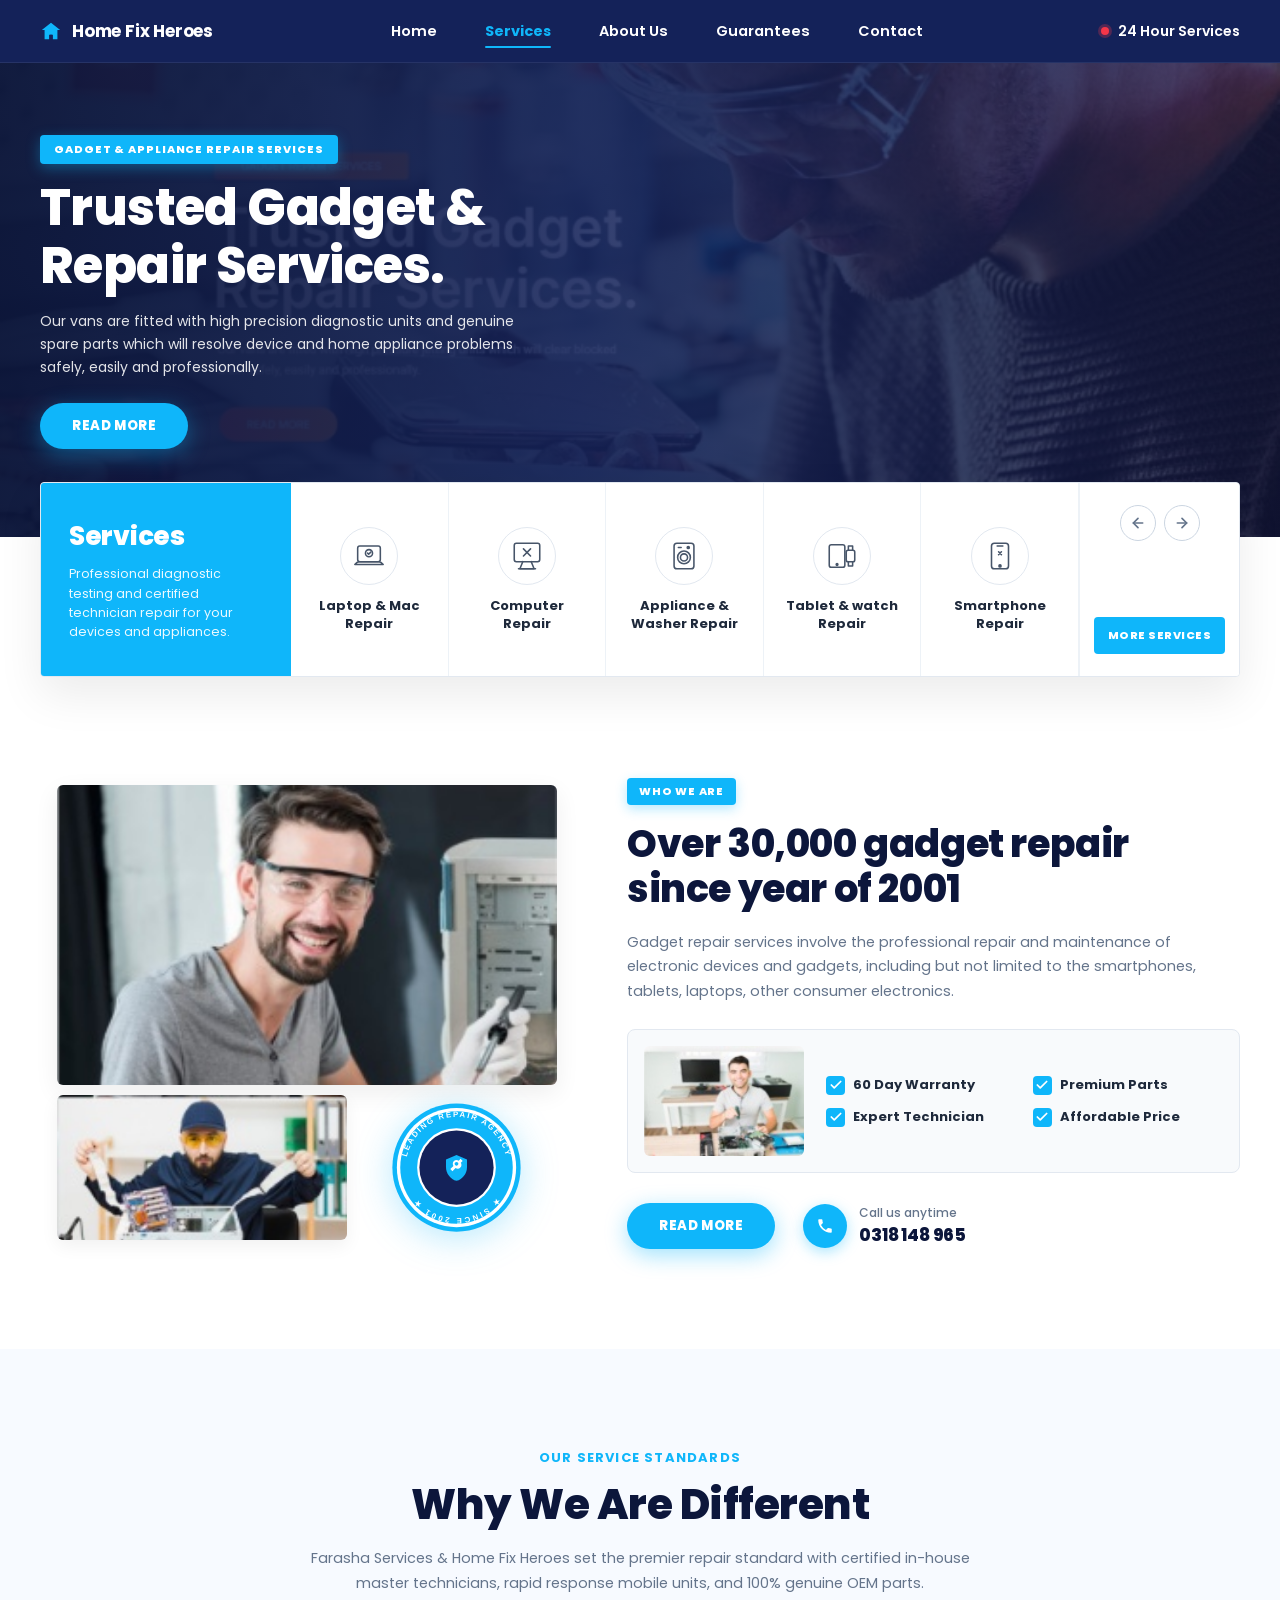
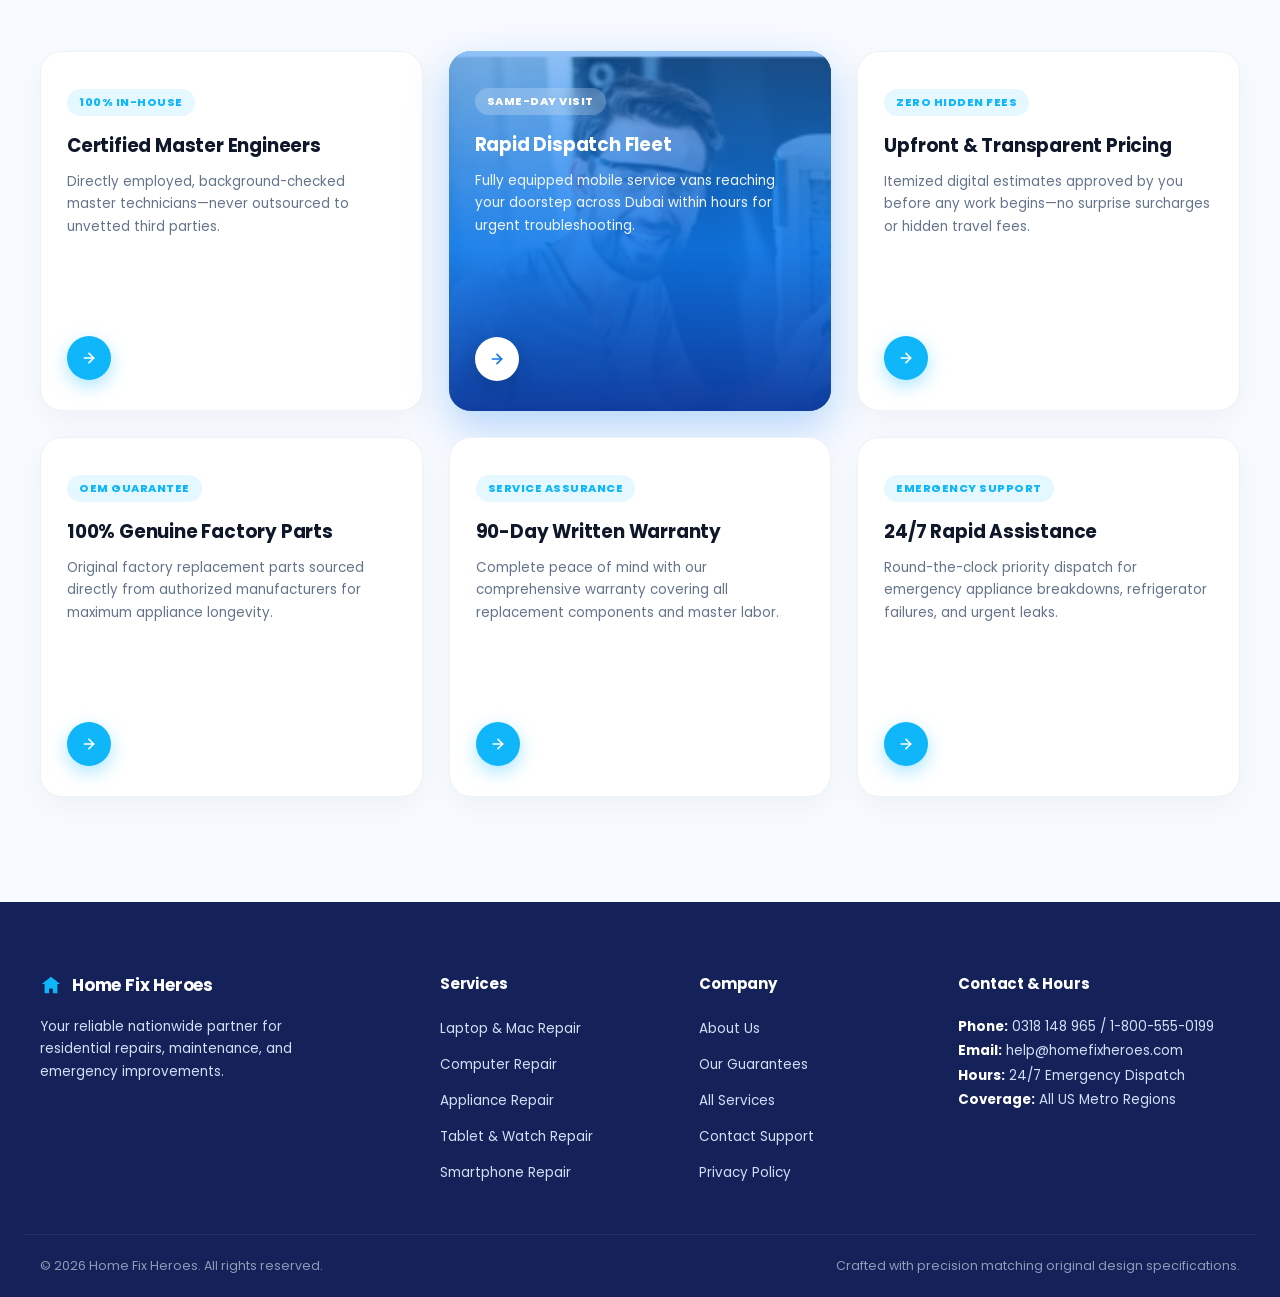
<file: services.html>
<!DOCTYPE html>
<html lang="en">
<head>
  <meta charset="UTF-8" />
  <meta name="viewport" content="width=device-width, initial-scale=1.0" />
  <title>Repair Services — Home Fix Heroes</title>
  <!-- Google Fonts: Poppins -->
  <link rel="preconnect" href="https://fonts.googleapis.com" />
  <link rel="preconnect" href="https://fonts.gstatic.com" crossorigin />
  <link href="https://fonts.googleapis.com/css2?family=Poppins:wght@400;500;600;700;800;900&display=swap" rel="stylesheet" />
  <link rel="stylesheet" href="style.css" />
</head>
<body class="services-page-body">

  <!-- ═══════════════════════════════════════════════════
       TOP NAVIGATION BAR
  ═══════════════════════════════════════════════════ -->
  <header class="navbar navbar-solid">
    <div class="nav-inner">
      <!-- Logo -->
      <a href="index.html" class="nav-logo">
        <span class="logo-icon">
          <svg width="22" height="22" viewBox="0 0 24 24" fill="none">
            <path d="M12 3L2 11h3v10h5v-5h4v5h5V11h3L12 3z" fill="#0fb6fa"/>
            <rect x="10.5" y="16" width="3" height="5" rx="0.8" fill="#142259"/>
          </svg>
        </span>
        <span class="logo-name">Home Fix Heroes</span>
      </a>

      <!-- Center Links -->
      <nav class="nav-menu">
        <a href="index.html" class="nav-item">Home</a>
        <a href="services.html" class="nav-item active">Services</a>
        <a href="index.html#about" class="nav-item">About Us</a>
        <a href="index.html#guarantee" class="nav-item">Guarantees</a>
        <a href="index.html#contact" class="nav-item">Contact</a>
      </nav>

      <!-- Right 24H Badge -->
      <div class="nav-right">
        <span class="pulse-dot"></span>
        <span class="nav-badge-text">24 Hour Services</span>
      </div>

      <!-- Mobile Toggle -->
      <button class="mobile-toggle" id="mobileToggle" aria-label="Toggle navigation">
        <span></span><span></span><span></span>
      </button>
    </div>

    <!-- Mobile Dropdown -->
    <div class="mobile-dropdown" id="mobileDropdown">
      <a href="index.html">Home</a>
      <a href="services.html" class="active">Services</a>
      <a href="index.html#about">About Us</a>
      <a href="index.html#guarantee">Guarantees</a>
      <a href="index.html#contact">Contact</a>
      <div class="mobile-badge">
        <span class="pulse-dot"></span>
        <span>24 Hour Services</span>
      </div>
    </div>
  </header>

  <!-- ═══════════════════════════════════════════════════
       HERO SECTION (Exact Layout from Reference Image)
  ═══════════════════════════════════════════════════ -->
  <section class="service-hero">
    <!-- Dark Blue Gradient Overlay on Background Image -->
    <div class="service-hero-overlay"></div>

    <div class="service-hero-content">
      <!-- Blue Pill Tag -->
      <div class="service-hero-badge">
        <span>GADGET &amp; APPLIANCE REPAIR SERVICES</span>
      </div>

      <!-- Main Headline -->
      <h1 class="service-hero-title">
        Trusted Gadget &amp;<br />
        Repair Services.
      </h1>

      <!-- Description Subtext -->
      <p class="service-hero-desc">
        Our vans are fitted with high precision diagnostic units and genuine spare parts which will resolve device and home appliance problems safely, easily and professionally.
      </p>

      <!-- CTA Button -->
      <a href="tel:+18005550199" class="btn-blue-pill">
        <span>READ MORE</span>
      </a>
    </div>
  </section>

  <!-- ═══════════════════════════════════════════════════
       SERVICES HORIZONTAL STRIP (Attached / Docked to Hero)
  ═══════════════════════════════════════════════════ -->
  <section class="services-strip-section">
    <div class="services-strip-container">

      <!-- Left Accent Box (Vibrant Brand Blue) -->
      <div class="strip-accent-box">
        <h3 class="strip-accent-title">Services</h3>
        <p class="strip-accent-desc">
          Professional diagnostic testing and certified technician repair for your devices and appliances.
        </p>
      </div>

      <!-- 5 Service Cards Grid / Row -->
      <div class="strip-cards-wrapper">

        <!-- Card 1: Laptop & Mac Repair -->
        <a href="#who-we-are" class="strip-card">
          <div class="strip-icon-circle">
            <svg width="34" height="34" viewBox="0 0 48 48" fill="none" stroke="currentColor" stroke-width="2.2" stroke-linecap="round" stroke-linejoin="round">
              <rect x="8" y="10" width="32" height="22" rx="3"/>
              <path d="M4 36H44C44 36 41 32 38 32H10C7 32 4 36 4 36Z"/>
              <!-- Checkmark / Gear in screen -->
              <circle cx="24" cy="20" r="5"/>
              <path d="M22 20L23.5 21.5L26.5 18.5"/>
            </svg>
          </div>
          <h4 class="strip-card-title">Laptop &amp; Mac<br />Repair</h4>
        </a>

        <!-- Card 2: Computer Repair -->
        <a href="#who-we-are" class="strip-card">
          <div class="strip-icon-circle">
            <svg width="34" height="34" viewBox="0 0 48 48" fill="none" stroke="currentColor" stroke-width="2.2" stroke-linecap="round" stroke-linejoin="round">
              <rect x="6" y="6" width="36" height="26" rx="3"/>
              <path d="M18 32L14 42H34L30 32"/>
              <line x1="12" y1="42" x2="36" y2="42"/>
              <!-- Crossed tools on screen -->
              <path d="M19 14L29 24M29 14L19 24"/>
            </svg>
          </div>
          <h4 class="strip-card-title">Computer<br />Repair</h4>
        </a>

        <!-- Card 3: Home Appliance Repair -->
        <a href="#who-we-are" class="strip-card">
          <div class="strip-icon-circle">
            <svg width="34" height="34" viewBox="0 0 48 48" fill="none" stroke="currentColor" stroke-width="2.2" stroke-linecap="round" stroke-linejoin="round">
              <rect x="10" y="6" width="28" height="36" rx="4"/>
              <circle cx="24" cy="26" r="9"/>
              <circle cx="24" cy="26" r="5"/>
              <line x1="16" y1="12" x2="20" y2="12"/>
              <circle cx="30" cy="12" r="1.5" fill="currentColor"/>
            </svg>
          </div>
          <h4 class="strip-card-title">Appliance &amp;<br />Washer Repair</h4>
        </a>

        <!-- Card 4: Tablet & Watch Repair -->
        <a href="#who-we-are" class="strip-card">
          <div class="strip-icon-circle">
            <svg width="34" height="34" viewBox="0 0 48 48" fill="none" stroke="currentColor" stroke-width="2.2" stroke-linecap="round" stroke-linejoin="round">
              <!-- Tablet -->
              <rect x="6" y="8" width="22" height="32" rx="3"/>
              <circle cx="17" cy="36" r="1.2" fill="currentColor"/>
              <!-- Smartwatch -->
              <rect x="30" y="16" width="12" height="16" rx="2.5"/>
              <path d="M33 16V10H39V16"/>
              <path d="M33 32V38H39V32"/>
            </svg>
          </div>
          <h4 class="strip-card-title">Tablet &amp; watch<br />Repair</h4>
        </a>

        <!-- Card 5: Smartphone Repair -->
        <a href="#who-we-are" class="strip-card">
          <div class="strip-icon-circle">
            <svg width="34" height="34" viewBox="0 0 48 48" fill="none" stroke="currentColor" stroke-width="2.2" stroke-linecap="round" stroke-linejoin="round">
              <rect x="12" y="6" width="24" height="36" rx="4"/>
              <line x1="20" y1="10" x2="28" y2="10"/>
              <circle cx="24" cy="38" r="1.5" fill="currentColor"/>
              <!-- Wrench inside phone -->
              <path d="M22 18L26 22M26 18L22 22"/>
            </svg>
          </div>
          <h4 class="strip-card-title">Smartphone<br />Repair</h4>
        </a>

      </div>

      <!-- Right Action Box (Arrows + MORE SERVICES Button) -->
      <div class="strip-action-box">
        <div class="strip-nav-arrows">
          <button class="strip-arrow-btn" aria-label="Previous service">
            <svg width="16" height="16" viewBox="0 0 24 24" fill="none" stroke="currentColor" stroke-width="2.5" stroke-linecap="round" stroke-linejoin="round">
              <line x1="19" y1="12" x2="5" y2="12"/>
              <polyline points="12 19 5 12 12 5"/>
            </svg>
          </button>
          <button class="strip-arrow-btn" aria-label="Next service">
            <svg width="16" height="16" viewBox="0 0 24 24" fill="none" stroke="currentColor" stroke-width="2.5" stroke-linecap="round" stroke-linejoin="round">
              <line x1="5" y1="12" x2="19" y2="12"/>
              <polyline points="12 5 19 12 12 19"/>
            </svg>
          </button>
        </div>
        <a href="#who-we-are" class="strip-more-btn">
          <span>MORE SERVICES</span>
        </a>
      </div>

    </div>
  </section>

  <!-- ═══════════════════════════════════════════════════
       "WHO WE ARE" / EXPERIENCE SECTION (Exact 2-Col Layout)
  ═══════════════════════════════════════════════════ -->
  <section class="who-section" id="who-we-are">
    <div class="content-wrapper who-grid">

      <!-- LEFT COLUMN: 3-Part Image Collage -->
      <div class="who-media-col">
        <div class="who-collage-frame">
          <!-- Top Large Image: Smiling Technician Repairing -->
          <div class="who-img-top">
            <img
              src="images/service-tech-smile.jpg"
              alt="Certified repair technician smiling while testing device casing"
              class="collage-main-img"
            />
          </div>

          <!-- Bottom Row: Split Image + Circular Blue Seal Badge -->
          <div class="who-img-bottom-row">
            <!-- Bottom Left: Technician with Circuit / Diagnostic -->
            <div class="who-img-bottom-left">
              <img
                src="images/service-tech-circuit.jpg"
                alt="Technician repairing circuit components with precision safety glasses"
                class="collage-sub-img"
              />
            </div>

            <!-- Bottom Right: Circular Seal Stamp Badge in Blue Theme -->
            <div class="who-seal-badge-wrap">
              <img
                src="images/service-seal-badge-blue.svg"
                alt="Leading Repair Agency Since 2001 - Certified Seal Badge"
                class="collage-seal-img"
              />
            </div>
          </div>
        </div>
      </div>

      <!-- RIGHT COLUMN: Content + Inset Feature Box + Action Row -->
      <div class="who-content-col">
        <!-- Tag -->
        <div class="who-tag-badge">
          <span>WHO WE ARE</span>
        </div>

        <!-- Big Headline -->
        <h2 class="who-headline">
          Over 30,000 gadget repair<br />
          since year of 2001
        </h2>

        <!-- Paragraph Description -->
        <p class="who-lead-text">
          Gadget repair services involve the professional repair and maintenance of electronic devices and gadgets, including but not limited to the smartphones, tablets, laptops, other consumer electronics.
        </p>

        <!-- Inset Feature Box (Tech Photo + 4 Checklist Items) -->
        <div class="who-inset-card">
          <!-- Left: Small Technician Photo at Bench -->
          <div class="who-inset-img-wrap">
            <img
              src="images/service-tech-desk.jpg"
              alt="Technician working at repair workbench with precision tools"
              class="who-inset-img"
            />
          </div>

          <!-- Right: 4 Checklist Items with Blue Accent Badges -->
          <div class="who-checklist">
            <!-- Item 1 -->
            <div class="checklist-item">
              <span class="check-badge">
                <svg width="14" height="14" viewBox="0 0 24 24" fill="none" stroke="#ffffff" stroke-width="3" stroke-linecap="round" stroke-linejoin="round">
                  <polyline points="20 6 9 17 4 12"/>
                </svg>
              </span>
              <span class="check-label">60 Day Warranty</span>
            </div>

            <!-- Item 2 -->
            <div class="checklist-item">
              <span class="check-badge">
                <svg width="14" height="14" viewBox="0 0 24 24" fill="none" stroke="#ffffff" stroke-width="3" stroke-linecap="round" stroke-linejoin="round">
                  <polyline points="20 6 9 17 4 12"/>
                </svg>
              </span>
              <span class="check-label">Premium Parts</span>
            </div>

            <!-- Item 3 -->
            <div class="checklist-item">
              <span class="check-badge">
                <svg width="14" height="14" viewBox="0 0 24 24" fill="none" stroke="#ffffff" stroke-width="3" stroke-linecap="round" stroke-linejoin="round">
                  <polyline points="20 6 9 17 4 12"/>
                </svg>
              </span>
              <span class="check-label">Expert Technician</span>
            </div>

            <!-- Item 4 -->
            <div class="checklist-item">
              <span class="check-badge">
                <svg width="14" height="14" viewBox="0 0 24 24" fill="none" stroke="#ffffff" stroke-width="3" stroke-linecap="round" stroke-linejoin="round">
                  <polyline points="20 6 9 17 4 12"/>
                </svg>
              </span>
              <span class="check-label">Affordable Price</span>
            </div>
          </div>
        </div>

        <!-- Bottom Action Row: READ MORE Button + Phone Badge -->
        <div class="who-action-row">
          <!-- CTA Button -->
          <a href="tel:+18005550199" class="btn-blue-pill btn-action-pill">
            <span>READ MORE</span>
          </a>

          <!-- Phone CTA Badge -->
          <div class="who-phone-badge">
            <div class="who-phone-icon">
              <svg width="18" height="18" viewBox="0 0 24 24" fill="#ffffff">
                <path d="M20.01 15.38c-1.23 0-2.42-.2-3.53-.56a.977.977 0 0 0-1.01.24l-2.2 2.2a15.045 15.045 0 0 1-6.59-6.59l2.2-2.21a.96.96 0 0 0 .25-1.01A11.36 11.36 0 0 1 8.57 3.9c0-.55-.45-1-1-1H4c-.55 0-1 .45-1 1 0 9.39 7.61 17 17 17 .55 0 1-.45 1-1v-3.52c0-.55-.45-1-.99-1z"/>
              </svg>
            </div>
            <div class="who-phone-details">
              <span class="who-phone-lead">Call us anytime</span>
              <a href="tel:0318148965" class="who-phone-number">0318 148 965</a>
            </div>
          </div>
        </div>

      </div>

    </div>
  </section>

  <!-- ═══════════════════════════════════════════════════
       OUR SERVICE STANDARDS: WHY WE ARE DIFFERENT SECTION
       (Exact Card Design with Featured Blue Photo Card)
  ═══════════════════════════════════════════════════ -->
  <section class="standards-section" id="standards">
    <div class="content-wrapper">
      <!-- Centered Header -->
      <div class="standards-header">
        <span class="standards-pretitle">Our Service Standards</span>
        <h2 class="standards-title">Why We Are Different</h2>
        <p class="standards-desc">
          Farasha Services &amp; Home Fix Heroes set the premier repair standard with certified in-house master technicians, rapid response mobile units, and 100% genuine OEM parts.
        </p>
      </div>

      <!-- 6 Cards Grid (3x2 Layout Matching Reference Image media_1790059871082.png) -->
      <div class="standards-grid">

        <!-- Card 1: 100% In-House (White Card) -->
        <div class="standard-card">
          <div class="standard-card-top">
            <span class="standard-tag">100% In-House</span>
            <h3 class="standard-card-title">Certified Master Engineers</h3>
            <p class="standard-card-desc">
              Directly employed, background-checked master technicians—never outsourced to unvetted third parties.
            </p>
          </div>
          <div class="standard-card-bottom">
            <a href="#contact" class="standard-btn-circle" aria-label="Learn about certified engineers">
              <svg width="16" height="16" viewBox="0 0 24 24" fill="none" stroke="currentColor" stroke-width="2.5" stroke-linecap="round" stroke-linejoin="round">
                <line x1="5" y1="12" x2="19" y2="12"/>
                <polyline points="12 5 19 12 12 19"/>
              </svg>
            </a>
          </div>
        </div>

        <!-- Card 2: Same-Day Visit (FEATURED Photo Card with Blue Gradient Overlay) -->
        <div class="standard-card standard-card-featured">
          <!-- Background photo of certified technician in action -->
          <img
            src="images/service-tech-smile.jpg"
            alt="Certified technician performing doorstep repair"
            class="standard-featured-bg"
          />
          <div class="standard-featured-overlay"></div>

          <div class="standard-card-top">
            <span class="standard-tag standard-tag-white">Same-Day Visit</span>
            <h3 class="standard-card-title text-white">Rapid Dispatch Fleet</h3>
            <p class="standard-card-desc text-white-sub">
              Fully equipped mobile service vans reaching your doorstep across Dubai within hours for urgent troubleshooting.
            </p>
          </div>
          <div class="standard-card-bottom">
            <a href="tel:+18005550199" class="standard-btn-circle btn-circle-white" aria-label="Call for rapid dispatch">
              <svg width="16" height="16" viewBox="0 0 24 24" fill="none" stroke="currentColor" stroke-width="2.5" stroke-linecap="round" stroke-linejoin="round">
                <line x1="5" y1="12" x2="19" y2="12"/>
                <polyline points="12 5 19 12 12 19"/>
              </svg>
            </a>
          </div>
        </div>

        <!-- Card 3: Zero Hidden Fees (White Card) -->
        <div class="standard-card">
          <div class="standard-card-top">
            <span class="standard-tag">Zero Hidden Fees</span>
            <h3 class="standard-card-title">Upfront &amp; Transparent Pricing</h3>
            <p class="standard-card-desc">
              Itemized digital estimates approved by you before any work begins—no surprise surcharges or hidden travel fees.
            </p>
          </div>
          <div class="standard-card-bottom">
            <a href="#contact" class="standard-btn-circle" aria-label="Learn about transparent pricing">
              <svg width="16" height="16" viewBox="0 0 24 24" fill="none" stroke="currentColor" stroke-width="2.5" stroke-linecap="round" stroke-linejoin="round">
                <line x1="5" y1="12" x2="19" y2="12"/>
                <polyline points="12 5 19 12 12 19"/>
              </svg>
            </a>
          </div>
        </div>

        <!-- Card 4: OEM Guarantee (White Card) -->
        <div class="standard-card">
          <div class="standard-card-top">
            <span class="standard-tag">OEM Guarantee</span>
            <h3 class="standard-card-title">100% Genuine Factory Parts</h3>
            <p class="standard-card-desc">
              Original factory replacement parts sourced directly from authorized manufacturers for maximum appliance longevity.
            </p>
          </div>
          <div class="standard-card-bottom">
            <a href="#contact" class="standard-btn-circle" aria-label="Learn about OEM factory parts">
              <svg width="16" height="16" viewBox="0 0 24 24" fill="none" stroke="currentColor" stroke-width="2.5" stroke-linecap="round" stroke-linejoin="round">
                <line x1="5" y1="12" x2="19" y2="12"/>
                <polyline points="12 5 19 12 12 19"/>
              </svg>
            </a>
          </div>
        </div>

        <!-- Card 5: Service Assurance (White Card) -->
        <div class="standard-card">
          <div class="standard-card-top">
            <span class="standard-tag">Service Assurance</span>
            <h3 class="standard-card-title">90-Day Written Warranty</h3>
            <p class="standard-card-desc">
              Complete peace of mind with our comprehensive warranty covering all replacement components and master labor.
            </p>
          </div>
          <div class="standard-card-bottom">
            <a href="#contact" class="standard-btn-circle" aria-label="Learn about service warranty">
              <svg width="16" height="16" viewBox="0 0 24 24" fill="none" stroke="currentColor" stroke-width="2.5" stroke-linecap="round" stroke-linejoin="round">
                <line x1="5" y1="12" x2="19" y2="12"/>
                <polyline points="12 5 19 12 12 19"/>
              </svg>
            </a>
          </div>
        </div>

        <!-- Card 6: Emergency Support (White Card) -->
        <div class="standard-card">
          <div class="standard-card-top">
            <span class="standard-tag">Emergency Support</span>
            <h3 class="standard-card-title">24/7 Rapid Assistance</h3>
            <p class="standard-card-desc">
              Round-the-clock priority dispatch for emergency appliance breakdowns, refrigerator failures, and urgent leaks.
            </p>
          </div>
          <div class="standard-card-bottom">
            <a href="#contact" class="standard-btn-circle" aria-label="Learn about emergency assistance">
              <svg width="16" height="16" viewBox="0 0 24 24" fill="none" stroke="currentColor" stroke-width="2.5" stroke-linecap="round" stroke-linejoin="round">
                <line x1="5" y1="12" x2="19" y2="12"/>
                <polyline points="12 5 19 12 12 19"/>
              </svg>
            </a>
          </div>
        </div>

      </div>
    </div>
  </section>

  <!-- Floating Scroll-To-Top Button in Brand Blue Theme -->
  <button class="scroll-top-btn" id="scrollTopBtn" aria-label="Scroll to top">
    <svg width="18" height="18" viewBox="0 0 24 24" fill="none" stroke="#ffffff" stroke-width="2.8" stroke-linecap="round" stroke-linejoin="round">
      <polyline points="18 15 12 9 6 15"/>
    </svg>
  </button>

  <!-- ═══════════════════════════════════════════════════
       SITE FOOTER
  ═══════════════════════════════════════════════════ -->
  <footer class="site-footer" id="contact">
    <div class="content-wrapper footer-grid">
      <div class="footer-col brand-col">
        <div class="nav-logo">
          <span class="logo-icon">
            <svg width="22" height="22" viewBox="0 0 24 24" fill="none">
              <path d="M12 3L2 11h3v10h5v-5h4v5h5V11h3L12 3z" fill="#0fb6fa"/>
              <rect x="10.5" y="16" width="3" height="5" rx="0.8" fill="#142259"/>
            </svg>
          </span>
          <span class="logo-name">Home Fix Heroes</span>
        </div>
        <p class="brand-desc">
          Your reliable nationwide partner for residential repairs, maintenance, and emergency improvements.
        </p>
      </div>

      <div class="footer-col">
        <h4>Services</h4>
        <ul>
          <li><a href="services.html">Laptop &amp; Mac Repair</a></li>
          <li><a href="services.html">Computer Repair</a></li>
          <li><a href="services.html">Appliance Repair</a></li>
          <li><a href="services.html">Tablet &amp; Watch Repair</a></li>
          <li><a href="services.html">Smartphone Repair</a></li>
        </ul>
      </div>

      <div class="footer-col">
        <h4>Company</h4>
        <ul>
          <li><a href="index.html#about">About Us</a></li>
          <li><a href="index.html#guarantee">Our Guarantees</a></li>
          <li><a href="services.html">All Services</a></li>
          <li><a href="index.html#contact">Contact Support</a></li>
          <li><a href="#">Privacy Policy</a></li>
        </ul>
      </div>

      <div class="footer-col">
        <h4>Contact &amp; Hours</h4>
        <p class="contact-line"><strong>Phone:</strong> 0318 148 965 / 1-800-555-0199</p>
        <p class="contact-line"><strong>Email:</strong> help@homefixheroes.com</p>
        <p class="contact-line"><strong>Hours:</strong> 24/7 Emergency Dispatch</p>
        <p class="contact-line"><strong>Coverage:</strong> All US Metro Regions</p>
      </div>
    </div>

    <div class="footer-bottom">
      <div class="content-wrapper bottom-row">
        <p>© 2026 Home Fix Heroes. All rights reserved.</p>
        <p>Crafted with precision matching original design specifications.</p>
      </div>
    </div>
  </footer>

  <script src="script.js"></script>
</body>
</html>
</file>
<file: style.css>
/* ═══════════════════════════════════════════════════════
   HOME FIX HEROES — PIXEL-PERFECT DESIGN SYSTEM
   ═══════════════════════════════════════════════════════ */

*, *::before, *::after {
  box-sizing: border-box;
  margin: 0;
  padding: 0;
}

:root {
  /* Exact colors extracted from reference screenshot */
  --navy-hero:       #142259;   /* Exact solid background */
  --navy-dark:       #0c163b;
  --sky-blue:        #0fb6fa;   /* Vibrant electric cyan/blue */
  --sky-blue-hover:  #00a4e8;
  --tagline-color:   #8e9cb8;   /* Muted grayish-blue for tagline */
  --text-white:      #ffffff;
  --text-sub:        #d1dff7;
  --red-dot:         #f53649;
  --stat-icon-bg:    #1f3073;   /* Circle background behind stats icons */
  --stat-sep:        rgba(255, 255, 255, 0.16);
  
  --font-family: 'Poppins', -apple-system, BlinkMacSystemFont, sans-serif;
  --transition: 0.28s cubic-bezier(0.4, 0, 0.2, 1);
}

html {
  scroll-behavior: smooth;
}

body {
  font-family: var(--font-family);
  background-color: #ffffff;
  color: #1a202c;
  overflow-x: hidden;
  -webkit-font-smoothing: antialiased;
}

a {
  text-decoration: none;
  color: inherit;
}

img {
  display: block;
  max-width: 100%;
}

/* ═══════════════════════════════════════════════════
   HERO CONTAINER (Proportional Height + Stepped Notch)
═══════════════════════════════════════════════════ */
.hero-container {
  background-color: var(--navy-hero);
  position: relative;
  width: 100%;
  min-height: clamp(510px, 47vw, 690px);
  height: clamp(510px, 47vw, 690px);
  display: flex;
  flex-direction: column;
  justify-content: space-between;
  padding-bottom: 18px;
  /* Stepped notch matching exact reference geometry aligned with wider cards */
  clip-path: polygon(
    0 0,
    100% 0,
    100% calc(100% - 24px),
    calc(100% - clamp(285px, 26vw, 440px)) calc(100% - 24px),
    calc(100% - clamp(325px, 29.5vw, 500px)) 100%,
    clamp(325px, 29.5vw, 500px) 100%,
    clamp(285px, 26vw, 440px) calc(100% - 24px),
    0 calc(100% - 24px)
  );
}

/* ─── Top Navigation ────────────────────────────── */
.navbar {
  width: 100%;
  padding: 22px 24px 10px;
  flex-shrink: 0;
}

.nav-inner {
  width: 100%;
  max-width: 1200px;
  margin: 0 auto;
  padding: 0;
  display: flex;
  align-items: center;
  justify-content: space-between;
}

/* Logo */
.nav-logo {
  display: flex;
  align-items: center;
  gap: 10px;
}

.logo-icon {
  display: flex;
  align-items: center;
  justify-content: center;
}

.logo-name {
  color: var(--text-white);
  font-size: 17px;
  font-weight: 700;
  letter-spacing: -0.2px;
}

/* Links */
.nav-menu {
  display: flex;
  align-items: center;
  gap: 48px;
}

.nav-item {
  color: var(--text-white);
  font-size: 14.5px;
  font-weight: 600;
  transition: color var(--transition);
  position: relative;
}

.nav-item:hover {
  color: var(--sky-blue);
}

/* 24 Hour Badge */
.nav-right {
  display: flex;
  align-items: center;
  gap: 9px;
}

.pulse-dot {
  width: 8.5px;
  height: 8.5px;
  border-radius: 50%;
  background-color: var(--red-dot);
  box-shadow: 0 0 0 3px rgba(245, 54, 73, 0.28);
  animation: pulse-glow 2s infinite ease-in-out;
}

@keyframes pulse-glow {
  0%, 100% {
    box-shadow: 0 0 0 3px rgba(245, 54, 73, 0.3);
    transform: scale(1);
  }
  50% {
    box-shadow: 0 0 0 6px rgba(245, 54, 73, 0.1);
    transform: scale(1.1);
  }
}

.nav-badge-text {
  color: var(--text-white);
  font-size: 14px;
  font-weight: 600;
}

/* Mobile Toggle */
.mobile-toggle {
  display: none;
  flex-direction: column;
  gap: 5px;
  background: none;
  border: none;
  cursor: pointer;
  padding: 4px;
}

.mobile-toggle span {
  display: block;
  width: 22px;
  height: 2px;
  background-color: var(--text-white);
  border-radius: 2px;
  transition: var(--transition);
}

.mobile-dropdown {
  display: none;
  flex-direction: column;
  background-color: var(--navy-dark);
  padding: 16px 24px;
  border-top: 1px solid rgba(255, 255, 255, 0.08);
}

.mobile-dropdown a {
  color: var(--text-white);
  padding: 12px 0;
  font-size: 15px;
  font-weight: 500;
  border-bottom: 1px solid rgba(255, 255, 255, 0.06);
}

.mobile-badge {
  display: flex;
  align-items: center;
  gap: 8px;
  padding: 14px 0 6px;
  color: var(--text-white);
  font-size: 14px;
  font-weight: 600;
}

.mobile-dropdown.open {
  display: flex;
}

/* ─── Hero Main (3 Columns) ─────────────────────── */
.hero-main {
  width: 100%;
  max-width: 1640px;
  margin: 0 auto;
  padding: 0 clamp(16px, 2vw, 36px) 14px;
  flex: 1;
  display: flex;
  align-items: stretch;
  justify-content: space-between;
  gap: 18px;
}

/* Side Cards (Wider Cards with Bottom Navy Merge) */
.hero-side-card {
  width: clamp(285px, 26vw, 440px);
  flex-shrink: 0;
  display: flex;
  align-items: center;
}

.card-frame {
  width: 100%;
  height: 96%;
  max-height: 680px;
  border-radius: 26px;
  overflow: hidden;
  box-shadow: 0 18px 44px rgba(0, 0, 0, 0.35);
  background-color: var(--navy-hero);
  position: relative;
  transition: transform var(--transition), box-shadow var(--transition);
}

/* Bottom Navy Gradient Fade / Merge */
.card-frame::after {
  content: '';
  position: absolute;
  bottom: 0;
  left: 0;
  right: 0;
  height: 42%;
  background: linear-gradient(to bottom, transparent 0%, rgba(20, 34, 89, 0.45) 45%, rgba(20, 34, 89, 0.96) 100%);
  pointer-events: none;
  border-radius: 0 0 26px 26px;
}

.card-frame:hover {
  transform: translateY(-4px);
  box-shadow: 0 24px 50px rgba(0, 0, 0, 0.46);
}

.worker-img {
  width: 100%;
  height: 100%;
  object-fit: cover;
  border-radius: 26px;
}

.card-left .worker-img {
  object-position: 45% center;
}

.card-right .worker-img {
  object-position: 65% center;
}

/* Subtle Card Float Physics */
.hero-side-card.card-left .card-frame {
  animation: heroFloatLeft 7s ease-in-out infinite alternate;
}

.hero-side-card.card-right .card-frame {
  animation: heroFloatRight 8s ease-in-out infinite 1s alternate;
}

@keyframes heroFloatLeft {
  0% { transform: translateY(0); }
  100% { transform: translateY(-6px); }
}

@keyframes heroFloatRight {
  0% { transform: translateY(0); }
  100% { transform: translateY(-7px); }
}

/* Center Hero Content */
.hero-center {
  flex: 1;
  max-width: 680px;
  margin: 0 auto;
  text-align: center;
  display: flex;
  flex-direction: column;
  align-items: center;
  justify-content: space-between;
  padding: 6px 10px 12px;
}

/* Tagline */
.tagline {
  display: flex;
  align-items: center;
  justify-content: center;
  gap: 10px;
  color: var(--tagline-color);
  font-size: 13.5px;
  font-weight: 500;
  letter-spacing: 0.4px;
  margin-top: auto;
  margin-bottom: 14px;
}

.dot {
  font-size: 9px;
  color: var(--tagline-color);
}

/* Main Heading */
.main-heading {
  color: var(--text-white);
  font-size: clamp(30px, 3.4vw, 48px);
  font-weight: 800;
  line-height: 1.15;
  letter-spacing: -0.6px;
  margin-bottom: 18px;
}

.highlight {
  color: var(--sky-blue);
  font-weight: 800;
}

/* Perks Row */
.perks-row {
  display: flex;
  align-items: center;
  justify-content: center;
  gap: 28px;
  margin-bottom: 22px;
}

.perk-item {
  display: flex;
  align-items: center;
  gap: 7px;
  color: var(--sky-blue);
  font-size: 14.5px;
  font-weight: 500;
}

.check-icon {
  width: 16px;
  height: 16px;
  flex-shrink: 0;
}

/* Call Us Now Button with Shiny Sheen */
.cta-wrapper {
  margin-bottom: clamp(24px, 3.5vw, 44px);
  position: relative;
  display: inline-block;
}

.call-btn {
  display: inline-flex;
  align-items: center;
  background-color: var(--sky-blue);
  border-radius: 9999px;
  padding: 5px 5px 5px 26px;
  box-shadow: 0 8px 24px rgba(15, 182, 250, 0.42);
  transition: transform var(--transition), box-shadow var(--transition), background-color var(--transition);
  cursor: pointer;
  position: relative;
  overflow: hidden;
}

.call-btn:hover {
  background-color: var(--sky-blue-hover);
  transform: translateY(-2px) scale(1.02);
  box-shadow: 0 12px 32px rgba(15, 182, 250, 0.6);
}

.call-btn:active {
  transform: translateY(0) scale(0.99);
}

/* Outer breathing pulse ring */
.call-btn::after {
  content: '';
  position: absolute;
  inset: -4px;
  border-radius: 9999px;
  border: 1.5px solid rgba(15, 182, 250, 0.5);
  animation: ctaGlowWave 2.8s cubic-bezier(0.4, 0, 0.2, 1) infinite;
  pointer-events: none;
}

@keyframes ctaGlowWave {
  0% { transform: scale(0.98); opacity: 0.8; }
  50% { transform: scale(1.06); opacity: 0; }
  100% { transform: scale(1.06); opacity: 0; }
}

/* Shiny metallic light sweep beam across button */
.call-btn::before {
  content: '';
  position: absolute;
  top: -50%;
  left: -100%;
  width: 50%;
  height: 200%;
  background: linear-gradient(
    115deg,
    transparent 0%,
    rgba(255, 255, 255, 0.12) 20%,
    rgba(255, 255, 255, 0.7) 50%,
    rgba(255, 255, 255, 0.12) 80%,
    transparent 100%
  );
  transform: rotate(25deg);
  pointer-events: none;
  animation: btnShineSweep 4.2s ease-in-out infinite;
  z-index: 1;
}

.call-btn:hover::before {
  animation: btnShineHover 0.7s cubic-bezier(0.2, 0.8, 0.2, 1) forwards;
}

@keyframes btnShineSweep {
  0%, 65% { left: -100%; }
  85%, 100% { left: 160%; }
}

@keyframes btnShineHover {
  0% { left: -100%; }
  100% { left: 160%; }
}

.call-text {
  color: var(--text-white);
  font-size: 15.5px;
  font-weight: 700;
  letter-spacing: -0.2px;
  margin-right: 14px;
  position: relative;
  z-index: 2;
}

.phone-circle {
  width: 38px;
  height: 38px;
  background-color: #ffffff;
  border-radius: 50%;
  display: flex;
  align-items: center;
  justify-content: center;
  flex-shrink: 0;
  box-shadow: 0 2px 6px rgba(0, 0, 0, 0.12);
  position: relative;
  z-index: 2;
  transition: transform 0.25s ease, box-shadow 0.25s ease;
}

.call-btn:hover .phone-circle {
  transform: scale(1.08) rotate(-8deg);
  box-shadow: 0 4px 12px rgba(0, 0, 0, 0.25);
}

/* ─── Hero Bottom Stats Row (Clean Sleek Icons - Zero Circle) ─── */
.hero-stats {
  display: flex;
  align-items: center;
  justify-content: center;
  gap: clamp(12px, 1.4vw, 22px);
  width: 100%;
  max-width: 680px;
  margin-top: auto;
  padding-bottom: 10px;
}

.stat-unit {
  display: flex;
  align-items: center;
  gap: 9px;
  text-align: left;
  cursor: pointer;
  padding: 4px 6px;
  background: transparent;
  transition: transform 0.25s cubic-bezier(0.4, 0, 0.2, 1);
}

.stat-unit:hover {
  transform: translateY(-2px);
  background: transparent;
}

.stat-icon-circle {
  width: auto;
  height: auto;
  background: transparent !important;
  border: none !important;
  border-radius: 0 !important;
  box-shadow: none !important;
  display: inline-flex;
  align-items: center;
  justify-content: center;
  flex-shrink: 0;
  position: relative;
}

.stat-unit .stat-icon-circle svg {
  width: 20px;
  height: 20px;
  stroke: #79b4fb;
  position: relative;
  transition: stroke 0.25s ease, filter 0.25s ease, transform 0.25s ease;
}

/* Shiny specular gleam directly on icon paths on hover (NO CIRCLE) */
.stat-unit:hover .stat-icon-circle svg {
  animation: iconShinyFlash 0.7s cubic-bezier(0.2, 0.8, 0.2, 1) forwards;
}

@keyframes iconShinyFlash {
  0% {
    stroke: #79b4fb;
    filter: drop-shadow(0 0 0 rgba(255, 255, 255, 0));
    transform: scale(1);
  }
  30% {
    stroke: #ffffff;
    filter: drop-shadow(0 0 6px #ffffff) drop-shadow(0 0 14px #0fb6fa);
    transform: scale(1.22);
  }
  65% {
    stroke: #38bdf8;
    filter: drop-shadow(0 0 10px #0fb6fa) drop-shadow(0 0 3px #ffffff);
    transform: scale(1.14);
  }
  100% {
    stroke: #ffffff;
    filter: drop-shadow(0 0 7px rgba(15, 182, 250, 0.95)) drop-shadow(0 0 2px #ffffff);
    transform: scale(1.16);
  }
}

.stat-labels {
  display: flex;
  flex-direction: column;
  line-height: 1.25;
}

.stat-title {
  color: var(--text-white);
  font-size: 13px;
  font-weight: 700;
  letter-spacing: -0.1px;
  transition: color 0.25s ease;
}

.stat-unit:hover .stat-title {
  color: var(--sky-blue);
}

.stat-subtitle {
  color: var(--text-sub);
  font-size: 11.5px;
  font-weight: 400;
  transition: color 0.25s ease;
}

.stat-unit:hover .stat-subtitle {
  color: #e2e8f0;
}

.stat-sep {
  width: 1px;
  height: 26px;
  background-color: var(--stat-sep);
  flex-shrink: 0;
}

/* ═══════════════════════════════════════════════════
   ASSURANCE SECTION (Exact Design from Reference)
═══════════════════════════════════════════════════ */
.assurance-section {
  padding: 85px 24px 60px;
  background-color: #ffffff;
}

.assurance-header {
  display: flex;
  align-items: flex-start;
  justify-content: space-between;
  gap: 48px;
  margin-bottom: 50px;
}

.assurance-header-left {
  flex: 1.15;
  max-width: 580px;
}

.assurance-tag {
  display: inline-block;
  font-size: 13px;
  font-weight: 700;
  color: #0b78ed;
  text-transform: uppercase;
  letter-spacing: 1px;
  margin-bottom: 8px;
}

.assurance-title {
  font-size: clamp(26px, 2.7vw, 36px);
  font-weight: 800;
  color: #111827;
  line-height: 1.25;
  letter-spacing: -0.4px;
}

.assurance-header-right {
  flex: 0.95;
  max-width: 480px;
}

.assurance-desc {
  font-size: 14px;
  color: #64748b;
  line-height: 1.68;
  margin-top: 6px;
}

/* 4-Card Seamless Segmented Row */
.assurance-grid {
  display: grid;
  grid-template-columns: repeat(4, 1fr);
  gap: 0;
  border-radius: 18px;
  overflow: hidden;
  box-shadow: 0 12px 36px rgba(0, 0, 0, 0.07);
}

.assurance-card {
  padding: 48px 26px 42px;
  text-align: center;
  display: flex;
  flex-direction: column;
  align-items: center;
  justify-content: space-between;
  min-height: 320px;
  transition: transform var(--transition), filter var(--transition);
}

.assurance-card:hover {
  filter: brightness(1.03);
}

/* Card Themes */
.assurance-card.card-light {
  background-color: #f6f8fb;
}

.assurance-card.card-navy {
  background-color: #002965;
}

.assurance-card.card-blue {
  background-color: #067df0;
}

/* Step Badge */
.step-badge {
  display: inline-flex;
  align-items: center;
  justify-content: center;
  font-size: 13.5px;
  font-weight: 800;
  letter-spacing: 0.5px;
  padding: 4px 14px;
  border-radius: 20px;
  margin-bottom: 16px;
  line-height: 1;
}

.card-light .step-badge {
  background-color: rgba(11, 120, 237, 0.12);
  color: #0b78ed;
}

.card-navy .step-badge {
  background-color: rgba(15, 182, 250, 0.22);
  color: #0fb6fa;
}

.card-blue .step-badge {
  background-color: rgba(255, 255, 255, 0.24);
  color: #ffffff;
}

/* Icon Wrap */
.assurance-icon-wrap {
  width: 54px;
  height: 54px;
  display: flex;
  align-items: center;
  justify-content: center;
  margin-bottom: 22px;
}

.assurance-icon {
  width: 44px;
  height: 44px;
}

/* Card Titles */
.assurance-card-title {
  font-size: 17.5px;
  font-weight: 700;
  line-height: 1.35;
  margin-bottom: 14px;
  max-width: 210px;
}

.card-light .assurance-card-title {
  color: #111827;
}

.card-navy .assurance-card-title,
.card-blue .assurance-card-title {
  color: #ffffff;
}

/* Card Description */
.assurance-card-desc {
  font-size: 13.5px;
  line-height: 1.55;
  margin-bottom: 26px;
  max-width: 220px;
}

.card-light .assurance-card-desc {
  color: #64748b;
}

.card-navy .assurance-card-desc {
  color: #94a9d4;
}

.card-blue .assurance-card-desc {
  color: rgba(255, 255, 255, 0.88);
}

/* Learn More Link */
.assurance-link {
  display: inline-flex;
  align-items: center;
  gap: 6px;
  font-size: 13.5px;
  font-weight: 600;
  transition: gap var(--transition), opacity var(--transition);
}

.assurance-link:hover {
  gap: 10px;
}

.card-light .assurance-link {
  color: #0b78ed;
}

.card-navy .assurance-link,
.card-blue .assurance-link {
  color: #ffffff;
}

/* ═══════════════════════════════════════════════════
   COMMON APPLIANCE PROBLEMS SECTION (Exact Design from Reference media_1790058870266.png)
═══════════════════════════════════════════════════ */
.problems-section {
  padding: 100px 24px 110px;
  background-color: #ffffff;
  position: relative;
  overflow: hidden;
}

.problems-header {
  text-align: center;
  max-width: 720px;
  margin: 0 auto 65px;
}

.problems-pill-tag {
  display: inline-flex;
  align-items: center;
  gap: 8px;
  padding: 6px 18px;
  background-color: #eff6ff;
  border: 1px solid #bfdbfe;
  border-radius: 9999px;
  font-size: 13px;
  font-weight: 600;
  color: #2563eb;
  letter-spacing: 0.3px;
  margin-bottom: 18px;
  box-shadow: 0 2px 8px rgba(37, 99, 235, 0.08);
}

.problems-pill-tag::before {
  content: "";
  width: 7px;
  height: 7px;
  border-radius: 50%;
  background-color: #2563eb;
  display: inline-block;
  box-shadow: 0 0 0 3px rgba(37, 99, 235, 0.2);
}

.problems-title {
  font-size: clamp(30px, 3.6vw, 44px);
  font-weight: 800;
  color: #0f172a;
  line-height: 1.2;
  letter-spacing: -0.6px;
  margin-bottom: 16px;
}

.highlight-blue-text {
  color: #3b82f6;
  font-weight: 800;
}

.problems-desc {
  font-size: 15px;
  color: #64748b;
  line-height: 1.65;
  max-width: 620px;
  margin: 0 auto;
}

/* 3-Column Grid */
.problems-grid {
  display: grid;
  grid-template-columns: 1fr 1.08fr 1fr;
  align-items: center;
  gap: 32px;
  width: 100%;
  max-width: 1200px;
  margin: 0 auto;
  position: relative;
}

/* General Problem Card */
.problem-card {
  border-radius: 28px;
  padding: 38px 30px 40px;
  transition: all 0.35s cubic-bezier(0.16, 1, 0.3, 1);
  position: relative;
}

/* Left & Right White Cards */
.problem-card-white {
  background-color: #ffffff;
  border: 1px solid #f1f5f9;
  box-shadow: 0 16px 40px rgba(15, 23, 42, 0.05), 0 2px 8px rgba(15, 23, 42, 0.02);
}

.problem-card-white:hover {
  transform: translateY(-6px);
  box-shadow: 0 24px 50px rgba(15, 23, 42, 0.09), 0 4px 14px rgba(15, 23, 42, 0.03);
}

/* Icon Badges */
.problem-icon-badge {
  width: 50px;
  height: 50px;
  border-radius: 50%;
  display: flex;
  align-items: center;
  justify-content: center;
  margin-bottom: 18px;
  transition: transform 0.3s ease;
}

.badge-blue {
  background: linear-gradient(135deg, #3b82f6 0%, #2563eb 100%);
  box-shadow: 0 8px 20px rgba(37, 99, 235, 0.35);
}

.badge-white {
  background: #ffffff;
  box-shadow: 0 6px 18px rgba(0, 0, 0, 0.12);
}

.problem-card:hover .problem-icon-badge {
  transform: scale(1.08);
}

/* Step Badges / Pills */
.card-step-pill {
  display: inline-block;
  font-size: 11px;
  font-weight: 700;
  letter-spacing: 1.2px;
  text-transform: uppercase;
  color: #2563eb;
  background-color: #eff6ff;
  border: 1px solid #dbeafe;
  padding: 4px 12px;
  border-radius: 9999px;
  margin-bottom: 14px;
}

.pill-white {
  color: #ffffff;
  background-color: rgba(255, 255, 255, 0.22);
  border: 1px solid rgba(255, 255, 255, 0.35);
  backdrop-filter: blur(8px);
}

/* Titles & Descriptions */
.problem-card-title {
  font-size: 22px;
  font-weight: 700;
  color: #0f172a;
  letter-spacing: -0.3px;
  line-height: 1.3;
  margin-bottom: 10px;
}

.problem-card-desc {
  font-size: 13.5px;
  color: #64748b;
  line-height: 1.6;
  margin-bottom: 24px;
}

/* Checklist */
.problem-checklist {
  list-style: none;
  display: flex;
  flex-direction: column;
  gap: 13px;
}

.problem-checklist li {
  display: flex;
  align-items: center;
  gap: 12px;
  font-size: 13.5px;
  color: #475569;
  font-weight: 500;
}

.check-circle {
  width: 22px;
  height: 22px;
  border-radius: 50%;
  background-color: #eff6ff;
  border: 1px solid #dbeafe;
  display: flex;
  align-items: center;
  justify-content: center;
  flex-shrink: 0;
}

/* ═══════════════════════════════════════════════════
   CENTER COLUMN: TILTED BACK PHOTO + FRONT BLUE CARD
   (Exact Match to Reference Screenshot media_1790058870266.png)
═══════════════════════════════════════════════════ */
.problem-center-col {
  position: relative;
  display: flex;
  flex-direction: column;
  align-items: center;
  padding-top: 82px; /* Space for the photo card peeking out at top */
  z-index: 4;
}

/* Back Photo Card (Tilted Clockwise Behind) */
.team-photo-card {
  position: absolute;
  top: -24px;
  left: 50%;
  transform: translateX(-50%) rotate(5.5deg);
  width: 350px;
  max-width: 96%;
  height: 295px;
  border-radius: 26px;
  overflow: hidden;
  box-shadow: 0 16px 36px rgba(15, 23, 42, 0.12), 0 4px 12px rgba(15, 23, 42, 0.05);
  z-index: 1;
  transition: transform 0.35s cubic-bezier(0.16, 1, 0.3, 1);
  background-color: #1e293b;
}

.team-photo-img {
  width: 100%;
  height: 100%;
  object-fit: cover;
  object-position: center top; /* Shows technicians' white helmets and smiling faces */
  display: block;
}

/* Front Blue Card (Tilted Counter-Clockwise in Front) */
.problem-card-front {
  position: relative;
  z-index: 2;
  width: 100%;
  max-width: 355px;
  background: linear-gradient(150deg, #3b82f6 0%, #1d4ed8 100%);
  transform: rotate(-5.5deg);
  box-shadow: 0 24px 52px rgba(37, 99, 235, 0.38), 0 8px 20px rgba(29, 78, 216, 0.22);
  border: 1px solid rgba(255, 255, 255, 0.18);
}

/* Interactive Hover State */
.problem-center-col:hover .problem-card-front {
  transform: rotate(-3deg) translateY(-8px);
  box-shadow: 0 32px 64px rgba(37, 99, 235, 0.46), 0 12px 28px rgba(29, 78, 216, 0.28);
}

.problem-center-col:hover .team-photo-card {
  transform: translateX(-50%) rotate(4deg) translateY(-4px);
}

/* White elements inside Front Blue Card */
.text-white {
  color: #ffffff !important;
}

.text-white-sub {
  color: rgba(255, 255, 255, 0.92) !important;
}

.checklist-white li {
  color: #ffffff !important;
}

.circle-white {
  background-color: rgba(255, 255, 255, 0.24) !important;
  border: 1px solid rgba(255, 255, 255, 0.4) !important;
}

/* ═══════════════════════════════════════════════════
   SERVICES SECTION (Exact Bento Grid from Reference)
═══════════════════════════════════════════════════ */
.services-section {
  padding: 90px 24px;
  background-color: #ffffff;
}

.content-wrapper {
  width: 100%;
  max-width: 1200px;
  margin: 0 auto;
}

.services-header {
  text-align: center;
  max-width: 640px;
  margin: 0 auto 50px;
}

.services-title {
  font-size: clamp(28px, 3.6vw, 42px);
  font-weight: 800;
  color: #111827;
  line-height: 1.22;
  letter-spacing: -0.5px;
}

.highlight-blue {
  color: #3b82f6;
  font-weight: 800;
}

.services-desc {
  font-size: 14.5px;
  color: #64748b;
  line-height: 1.6;
  margin-top: 14px;
}

/* ─── 12-Column Asymmetric Bento Grid ───────────── */
.bento-grid {
  display: grid;
  grid-template-columns: repeat(12, 1fr);
  gap: 28px;
  width: 100%;
}

.bento-card {
  background-color: #ffffff;
  border-radius: 26px;
  border: 1px solid #eef2f7;
  box-shadow: 0 4px 20px rgba(0, 0, 0, 0.04);
  padding: 28px;
  display: flex;
  flex-direction: column;
  justify-content: space-between;
  transition: transform var(--transition), box-shadow var(--transition), border-color var(--transition);
}

.bento-card:hover {
  transform: translateY(-4px);
  box-shadow: 0 16px 36px rgba(0, 0, 0, 0.08);
  border-color: rgba(59, 130, 246, 0.35);
}

/* Grid Spans: 5 + 7 / 7 + 5 */
.bento-card-wash {
  grid-column: span 5;
}

.bento-card-fridge {
  grid-column: span 7;
}

.bento-card-dish {
  grid-column: span 7;
}

.bento-card-comm {
  grid-column: span 5;
}

.bento-title {
  font-size: 19.5px;
  font-weight: 700;
  color: #111827;
  margin-bottom: 8px;
  letter-spacing: -0.2px;
}

.bento-sub {
  font-size: 13.5px;
  color: #64748b;
  line-height: 1.55;
  margin-bottom: 20px;
}

.bento-img-wrap {
  width: 100%;
  border-radius: 20px;
  overflow: hidden;
  position: relative;
  aspect-ratio: 16 / 11;
}

.bento-img {
  width: 100%;
  height: 100%;
  object-fit: cover;
  border-radius: 20px;
  display: block;
}

.bento-card-wash .bento-img {
  object-position: center 30%;
}

.bento-card-fridge .bento-img {
  object-position: center 35%;
}

.bento-card-comm .bento-img {
  object-position: center 25%;
}

/* ─── Card 2 (Refrigerator) with Top-Right Cutout ─── */
.bento-card-fridge {
  grid-column: span 7;
  position: relative;
  overflow: hidden;
  min-height: 380px;
  padding: 0;
  border: 1px solid #eef2f6;
}

.fridge-clipped-wrap {
  position: absolute;
  inset: 0;
  width: 100%;
  height: 100%;
  border-radius: 26px;
  overflow: hidden;
  -webkit-clip-path: polygon(0% 0%, 54% 0%, 54% 48%, 100% 48%, 100% 100%, 0% 100%);
  clip-path: polygon(0% 0%, 54% 0%, 54% 48%, 100% 48%, 100% 100%, 0% 100%);
}

@supports (clip-path: url(#fridge-cutout-clip)) {
  .fridge-clipped-wrap {
    clip-path: url(#fridge-cutout-clip);
  }
}

.fridge-clipped-img {
  width: 100%;
  height: 100%;
  object-fit: cover;
  object-position: center 30%;
  display: block;
}

.fridge-inset-badge {
  position: absolute;
  top: 18px;
  left: 18px;
  width: 82px;
  height: 82px;
  border-radius: 16px;
  overflow: hidden;
  box-shadow: 0 4px 14px rgba(0, 0, 0, 0.18);
  border: 2px solid #ffffff;
  z-index: 2;
}

.fridge-inset-img {
  width: 100%;
  height: 100%;
  object-fit: cover;
}

.fridge-cutout-textbox {
  position: absolute;
  top: 0;
  right: 0;
  width: 46%;
  padding: 26px 24px 18px 24px;
  background-color: #ffffff;
  border-bottom-left-radius: 24px;
  z-index: 3;
}

/* Inverted rounded corners for Card 2 cutout */
.notch-curve-fridge-bottom {
  position: absolute;
  top: 100%;
  right: 0;
  width: 24px;
  height: 24px;
  background: radial-gradient(circle at 0% 100%, transparent 24px, #ffffff 25px);
  pointer-events: none;
}

.notch-curve-fridge-left {
  position: absolute;
  top: 0;
  right: 100%;
  width: 24px;
  height: 24px;
  background: radial-gradient(circle at 0% 100%, transparent 24px, #ffffff 25px);
  pointer-events: none;
}

/* 460+ Workers Floating Badge */
.workers-badge {
  position: absolute;
  bottom: 16px;
  right: 16px;
  background: rgba(255, 255, 255, 0.88);
  backdrop-filter: blur(10px);
  border-radius: 9999px;
  padding: 5px 14px 5px 8px;
  display: flex;
  align-items: center;
  gap: 8px;
  box-shadow: 0 4px 18px rgba(0, 0, 0, 0.12);
  border: 1px solid rgba(255, 255, 255, 0.8);
  z-index: 2;
}

.avatar-stack {
  display: flex;
  align-items: center;
}

.avatar-img {
  width: 25px;
  height: 25px;
  border-radius: 50%;
  object-fit: cover;
  border: 2px solid #ffffff;
  margin-left: -7px;
}

.avatar-img:first-child {
  margin-left: 0;
}

.workers-text {
  font-size: 11.5px;
  font-weight: 700;
  color: #334155;
  letter-spacing: -0.1px;
}

/* ─── Card 3 (Dishwasher) with Top-Left Cutout ───── */
.bento-card-dish {
  grid-column: span 7;
  position: relative;
  overflow: hidden;
  min-height: 380px;
  padding: 0;
  border: 1px solid #eef2f6;
}

.dish-clipped-wrap {
  position: absolute;
  inset: 0;
  width: 100%;
  height: 100%;
  border-radius: 26px;
  overflow: hidden;
  -webkit-clip-path: polygon(44% 0%, 100% 0%, 100% 100%, 0% 100%, 0% 58%, 44% 58%);
  clip-path: polygon(44% 0%, 100% 0%, 100% 100%, 0% 100%, 0% 58%, 44% 58%);
}

@supports (clip-path: url(#dish-cutout-clip)) {
  .dish-clipped-wrap {
    clip-path: url(#dish-cutout-clip);
  }
}

.dish-clipped-img {
  width: 100%;
  height: 100%;
  object-fit: cover;
  object-position: 70% 30%;
  display: block;
}

.dish-cutout-textbox {
  position: absolute;
  top: 0;
  left: 0;
  width: 44%;
  padding: 28px 24px 24px 28px;
  background-color: #ffffff;
  border-bottom-right-radius: 24px;
  z-index: 3;
}

.dish-textbox-inner {
  display: flex;
  flex-direction: column;
}

/* Inverted rounded corners for Card 3 cutout */
.notch-curve-dish-bottom {
  position: absolute;
  top: 100%;
  left: 0;
  width: 24px;
  height: 24px;
  background: radial-gradient(circle at 100% 100%, transparent 24px, #ffffff 25px);
  pointer-events: none;
}

.notch-curve-dish-right {
  position: absolute;
  top: 0;
  left: 100%;
  width: 24px;
  height: 24px;
  background: radial-gradient(circle at 100% 100%, transparent 24px, #ffffff 25px);
  pointer-events: none;
}

.btn-dark-pill {
  background-color: #0b1528;
  color: #ffffff;
  border-radius: 9999px;
  padding: 11px 24px;
  font-size: 13.5px;
  font-weight: 700;
  width: fit-content;
  text-decoration: none;
  margin-top: 12px;
  transition: background-color var(--transition), transform var(--transition);
}

.btn-dark-pill:hover {
  background-color: var(--sky-blue);
  color: #ffffff;
  transform: translateY(-2px);
}

/* ═══════════════════════════════════════════════════
   WHY CHOOSE US SECTION
═══════════════════════════════════════════════════ */
.why-section {
  padding: 100px 24px;
  background-color: #f8fafc;
  border-top: 1px solid #edf2f7;
}

.why-grid {
  display: grid;
  grid-template-columns: 1fr 1fr;
  gap: 70px;
  align-items: center;
}

.why-media {
  position: relative;
}

.media-stack {
  position: relative;
  border-radius: 24px;
  overflow: hidden;
  box-shadow: 0 24px 50px rgba(0, 0, 0, 0.1);
  aspect-ratio: 4 / 3.4;
}

.main-stack-img {
  width: 100%;
  height: 100%;
  object-fit: cover;
}

.exp-floating-badge {
  position: absolute;
  bottom: 20px;
  right: 20px;
  background-color: var(--navy-hero);
  color: #ffffff;
  border-radius: 16px;
  padding: 16px 20px;
  box-shadow: 0 10px 30px rgba(0, 0, 0, 0.25);
  border: 1px solid rgba(15, 182, 250, 0.3);
  text-align: center;
}

.badge-number {
  display: block;
  font-size: 30px;
  font-weight: 800;
  color: var(--sky-blue);
  line-height: 1;
}

.badge-desc {
  font-size: 11.5px;
  font-weight: 600;
  color: #cbd5e1;
  margin-top: 4px;
  display: block;
}

.why-info .section-tag,
.why-info .section-title {
  text-align: left;
}

.why-lead {
  font-size: 15.5px;
  color: #475569;
  line-height: 1.7;
  margin-bottom: 30px;
}

.features-list {
  display: flex;
  flex-direction: column;
  gap: 20px;
  margin-bottom: 36px;
}

.feature-item {
  display: flex;
  gap: 16px;
}

.feature-check {
  width: 28px;
  height: 28px;
  border-radius: 50%;
  background-color: rgba(15, 182, 250, 0.12);
  color: var(--sky-blue);
  display: flex;
  align-items: center;
  justify-content: center;
  font-weight: 700;
  font-size: 14px;
  flex-shrink: 0;
  margin-top: 2px;
}

.feature-item h4 {
  font-size: 16px;
  font-weight: 700;
  color: #0f172a;
  margin-bottom: 4px;
}

.feature-item p {
  font-size: 13.5px;
  color: #64748b;
  line-height: 1.55;
}

.inline-btn {
  box-shadow: 0 8px 24px rgba(15, 182, 250, 0.35);
}

/* ═══════════════════════════════════════════════════
   FOOTER
═══════════════════════════════════════════════════ */
.site-footer {
  background-color: var(--navy-hero);
  color: #ffffff;
  padding: 70px 24px 0;
}

.footer-grid {
  display: grid;
  grid-template-columns: 2fr 1.2fr 1.2fr 1.6fr;
  gap: 48px;
  padding-bottom: 50px;
}

.brand-col .nav-logo {
  margin-bottom: 18px;
}

.brand-desc {
  font-size: 13.5px;
  color: var(--text-sub);
  line-height: 1.65;
  max-width: 280px;
}

.footer-col h4 {
  font-size: 15px;
  font-weight: 700;
  color: #ffffff;
  margin-bottom: 20px;
  letter-spacing: -0.2px;
}

.footer-col ul {
  list-style: none;
  display: flex;
  flex-direction: column;
  gap: 11px;
}

.footer-col a {
  font-size: 13.5px;
  color: var(--text-sub);
  transition: color var(--transition);
}

.footer-col a:hover {
  color: var(--sky-blue);
}

.contact-line {
  font-size: 13.5px;
  color: var(--text-sub);
  line-height: 1.8;
}

.contact-line strong {
  color: #ffffff;
}

.footer-bottom {
  border-top: 1px solid rgba(255, 255, 255, 0.08);
  padding: 22px 0;
}

.bottom-row {
  display: flex;
  justify-content: space-between;
  align-items: center;
  font-size: 12.5px;
  color: var(--tagline-color);
}

/* ═══════════════════════════════════════════════════
   FAST, FRIENDLY & SATISFACTION GUARANTEE SECTION
   (Exact Notched Geometry from Reference)
═══════════════════════════════════════════════════ */
.guarantee-section {
  width: 100%;
  padding: 60px 24px 70px;
  background-color: #ffffff;
  display: flex;
  justify-content: center;
}

.guarantee-container {
  width: 100%;
  max-width: 1200px;
  margin: 0 auto;
}

.guarantee-card {
  background-color: var(--navy-hero);
  position: relative;
  width: 100%;
  padding: clamp(45px, 5vw, 68px) clamp(36px, 6vw, 76px);
  /* Exact stepped notched card silhouette matching reference */
  clip-path: polygon(
    /* Top edge */
    24px 0,
    calc(100% - 24px) 0,
    /* Top-Right Corner */
    calc(100% - 10px) 3px,
    calc(100% - 3px) 10px,
    100% 24px,
    /* Right edge down to top notch */
    100% 68px,
    calc(100% - 4px) 74px,
    calc(100% - 14px) 86px,
    calc(100% - 18px) 92px,
    /* Inset Right Edge */
    calc(100% - 18px) calc(100% - 92px),
    calc(100% - 14px) calc(100% - 86px),
    calc(100% - 4px) calc(100% - 74px),
    100% calc(100% - 68px),
    /* Bottom-Right Corner */
    100% calc(100% - 24px),
    calc(100% - 3px) calc(100% - 10px),
    calc(100% - 10px) calc(100% - 3px),
    calc(100% - 24px) 100%,
    /* Bottom Edge */
    24px 100%,
    /* Bottom-Left Corner */
    10px calc(100% - 3px),
    3px calc(100% - 10px),
    0 calc(100% - 24px),
    /* Left edge up to bottom notch */
    0 calc(100% - 68px),
    4px calc(100% - 74px),
    14px calc(100% - 86px),
    18px calc(100% - 92px),
    /* Inset Left Edge */
    18px 92px,
    14px 86px,
    4px 74px,
    0 68px,
    /* Top-Left Corner */
    0 24px,
    3px 10px,
    10px 3px
  );
}

.guarantee-header {
  display: flex;
  align-items: flex-start;
  justify-content: space-between;
  gap: 48px;
}

.guarantee-heading {
  color: #ffffff;
  font-size: clamp(28px, 3.2vw, 42px);
  font-weight: 700;
  line-height: 1.18;
  letter-spacing: -0.6px;
  flex: 1 1 50%;
}

.guarantee-desc {
  color: #8da0d0;
  font-size: 14.5px;
  line-height: 1.68;
  font-weight: 400;
  flex: 1 1 45%;
  max-width: 500px;
}

.guarantee-divider {
  width: 100%;
  height: 1px;
  background: rgba(255, 255, 255, 0.12);
  margin: clamp(28px, 3.5vw, 40px) 0 clamp(32px, 4vw, 46px);
}

.guarantee-grid {
  display: grid;
  grid-template-columns: repeat(2, 1fr);
  column-gap: clamp(40px, 6vw, 90px);
  row-gap: clamp(28px, 4vw, 42px);
}

.guarantee-item {
  display: flex;
  align-items: flex-start;
  gap: 22px;
}

.guarantee-icon-wrap {
  flex-shrink: 0;
  width: 48px;
  height: 48px;
  display: flex;
  align-items: center;
  justify-content: center;
}

.guarantee-icon-wrap svg {
  width: 48px;
  height: 48px;
  display: block;
}

.guarantee-item-content {
  flex: 1;
}

.guarantee-item-title {
  color: #ffffff;
  font-size: 17.5px;
  font-weight: 600;
  line-height: 1.3;
  margin-bottom: 6px;
  letter-spacing: -0.2px;
}

.guarantee-item-text {
  color: #8da0d0;
  font-size: 13.5px;
  line-height: 1.6;
  font-weight: 400;
}

/* ═══════════════════════════════════════════════════
   AREAS WE PROUDLY SERVE SECTION (High Contrast Light Theme)
═══════════════════════════════════════════════════ */
.areas-section {
  padding: 80px 24px 75px;
  background-color: #f8fafc;
  background-image: radial-gradient(#e2e8f0 1.2px, transparent 1.2px);
  background-size: 24px 24px;
}

.areas-top-row {
  display: flex;
  align-items: center;
  justify-content: space-between;
  gap: 36px;
  margin-bottom: 22px;
}

.areas-header-left {
  max-width: 580px;
}

.areas-tag {
  display: inline-flex;
  align-items: center;
  gap: 8px;
  font-size: 12.5px;
  font-weight: 700;
  color: #0b78ed;
  letter-spacing: 1.2px;
  text-transform: uppercase;
  margin-bottom: 10px;
}

.tag-dash {
  font-weight: 800;
}

.tag-dot {
  font-size: 10px;
}

.areas-title {
  font-size: clamp(28px, 3.2vw, 40px);
  font-weight: 800;
  color: #0f172a;
  line-height: 1.2;
  letter-spacing: -0.5px;
}

.areas-subtitle {
  font-size: 14.5px;
  color: #475569;
  line-height: 1.6;
  margin-top: 12px;
  margin-bottom: 18px;
}

/* Fleet Stats Pill */
.fleet-stats-pill {
  background: #ffffff;
  border: 1.5px solid #e2e8f0;
  border-radius: 9999px;
  padding: 10px 22px;
  display: inline-flex;
  align-items: center;
  gap: 14px;
  box-shadow: 0 4px 16px rgba(0, 0, 0, 0.04);
  width: fit-content;
}

.fleet-stat-item {
  display: flex;
  align-items: center;
  gap: 8px;
  font-size: 13.5px;
}

.pulse-green-dot {
  width: 9px;
  height: 9px;
  border-radius: 50%;
  background-color: #10b981;
  box-shadow: 0 0 0 3px rgba(16, 185, 129, 0.25);
  animation: pulse-green 2s infinite ease-in-out;
}

@keyframes pulse-green {
  0%, 100% {
    box-shadow: 0 0 0 3px rgba(16, 185, 129, 0.3);
    transform: scale(1);
  }
  50% {
    box-shadow: 0 0 0 6px rgba(16, 185, 129, 0.1);
    transform: scale(1.08);
  }
}

.fleet-stat-bold {
  font-weight: 700;
  color: #0f172a;
}

.fleet-stat-label {
  color: #64748b;
  font-weight: 500;
}

.fleet-sep {
  color: #cbd5e1;
  font-size: 11px;
}

.fleet-icon {
  flex-shrink: 0;
}

/* Search Bar */
.areas-search-bar {
  background: #ffffff;
  border: 1.5px solid #e2e8f0;
  border-radius: 14px;
  padding: 8px 14px 8px 20px;
  display: flex;
  align-items: center;
  justify-content: space-between;
  gap: 16px;
  margin-bottom: 28px;
  box-shadow: 0 4px 18px rgba(0, 0, 0, 0.03);
  transition: border-color var(--transition), box-shadow var(--transition);
}

.areas-search-bar:focus-within {
  border-color: #0fb6fa;
  box-shadow: 0 0 0 4px rgba(15, 182, 250, 0.15);
}

.search-input-wrap {
  display: flex;
  align-items: center;
  gap: 12px;
  flex: 1;
}

.search-icon {
  flex-shrink: 0;
}

.search-input {
  flex: 1;
  border: none;
  outline: none;
  background: transparent;
  font-family: var(--font-family);
  font-size: 14.5px;
  color: #0f172a;
}

.search-input::placeholder {
  color: #94a3b8;
}

.search-badge {
  background: #eff6ff;
  color: #0b78ed;
  border: 1px solid #bfdbfe;
  font-size: 13px;
  font-weight: 600;
  padding: 6px 14px;
  border-radius: 9999px;
  flex-shrink: 0;
}

/* 24 Districts Grid (4 Columns) */
.areas-grid {
  display: grid;
  grid-template-columns: repeat(4, 1fr);
  gap: 14px;
  margin-bottom: 34px;
}

.area-pill {
  background: #ffffff;
  border: 1.5px solid #e2e8f0;
  border-radius: 14px;
  padding: 13px 18px;
  display: flex;
  align-items: center;
  justify-content: space-between;
  gap: 10px;
  box-shadow: 0 2px 6px rgba(0, 0, 0, 0.02);
  transition: all 0.22s cubic-bezier(0.4, 0, 0.2, 1);
  cursor: pointer;
}

.area-pill:hover {
  border-color: #0fb6fa;
  background-color: #f0f9ff;
  transform: translateY(-2px);
  box-shadow: 0 8px 22px rgba(15, 182, 250, 0.16);
}

.area-pill-left {
  display: flex;
  align-items: center;
  gap: 10px;
  min-width: 0;
}

.pin-icon {
  flex-shrink: 0;
}

.area-name {
  font-size: 14px;
  font-weight: 600;
  color: #1e293b;
  white-space: nowrap;
  overflow: hidden;
  text-overflow: ellipsis;
  transition: color var(--transition);
}

.area-pill:hover .area-name {
  color: #0284c7;
}

.active-dot {
  width: 7.5px;
  height: 7.5px;
  border-radius: 50%;
  background-color: #10b981;
  flex-shrink: 0;
  box-shadow: 0 0 0 2px rgba(16, 185, 129, 0.2);
}

/* Bottom High-Contrast CTA Banner */
.areas-cta-banner {
  background-color: var(--navy-hero);
  border-radius: 18px;
  padding: 26px 36px;
  display: flex;
  align-items: center;
  justify-content: space-between;
  gap: 24px;
  box-shadow: 0 16px 40px rgba(20, 34, 89, 0.25);
}

.cta-question {
  font-size: 14px;
  font-weight: 600;
  color: #38bdf8;
  margin-bottom: 6px;
}

.cta-headline {
  font-size: 17.5px;
  font-weight: 700;
  color: #ffffff;
  letter-spacing: -0.2px;
}

.cta-dispatch-btn {
  background: linear-gradient(135deg, #0fb6fa 0%, #0284c7 100%);
  color: #ffffff;
  padding: 13px 26px;
  border-radius: 12px;
  font-size: 14.5px;
  font-weight: 700;
  display: inline-flex;
  align-items: center;
  gap: 10px;
  box-shadow: 0 8px 24px rgba(15, 182, 250, 0.45);
  transition: all 0.25s ease;
  flex-shrink: 0;
}

.cta-dispatch-btn:hover {
  transform: translateY(-2px) scale(1.02);
  box-shadow: 0 12px 30px rgba(15, 182, 250, 0.6);
}

.phone-icon-btn {
  flex-shrink: 0;
}

/* Service Map Visual (User's Uploaded Map — Borderless & Natural) */
.areas-map-visual {
  flex: 1;
  max-width: 440px;
  display: flex;
  justify-content: center;
  align-items: center;
  position: relative;
}

.map-graphic-card {
  position: relative;
  width: 100%;
  background: transparent;
  padding: 0;
  display: flex;
  align-items: center;
  justify-content: center;
  border: none;
  box-shadow: none;
}

.areas-map-img {
  width: 100%;
  height: auto;
  display: block;
  filter: drop-shadow(0 8px 22px rgba(39, 84, 161, 0.16));
  transition: transform 0.35s ease;
}

.areas-map-visual:hover .areas-map-img {
  transform: scale(1.02);
}

/* Central Dubai Hub Pin & Pulsing Radar */
.map-hub-pin {
  position: absolute;
  transform: translate(-50%, -50%);
  z-index: 6;
  pointer-events: auto;
  cursor: pointer;
}

.hub-dot {
  width: 13px;
  height: 13px;
  border-radius: 50%;
  background: linear-gradient(135deg, #0fb6fa 0%, #0284c7 100%);
  border: 2.5px solid #ffffff;
  display: block;
  box-shadow: 0 0 14px #0fb6fa, 0 3px 8px rgba(0, 0, 0, 0.3);
  position: relative;
  z-index: 2;
  transition: transform 0.25s ease;
}

.map-hub-pin:hover .hub-dot {
  transform: scale(1.25);
}

.hub-radar-ring {
  position: absolute;
  top: 50%;
  left: 50%;
  transform: translate(-50%, -50%);
  width: 14px;
  height: 14px;
  border-radius: 50%;
  border: 2px solid #0fb6fa;
  background: rgba(15, 182, 250, 0.22);
  animation: hub-radar-pulse 2.4s infinite cubic-bezier(0.2, 0.8, 0.2, 1);
  pointer-events: none;
}

.hub-radar-ring.delay {
  animation-delay: 1.2s;
}

@keyframes hub-radar-pulse {
  0% {
    width: 12px;
    height: 12px;
    opacity: 1;
    transform: translate(-50%, -50%) scale(0.6);
  }
  100% {
    width: 58px;
    height: 58px;
    opacity: 0;
    transform: translate(-50%, -50%) scale(1.6);
  }
}

/* Floating Hub Tooltip */
.hub-tooltip {
  position: absolute;
  bottom: calc(100% + 11px);
  left: 50%;
  transform: translateX(-50%);
  background-color: var(--navy-hero);
  color: #ffffff;
  padding: 6px 14px;
  border-radius: 9999px;
  font-size: 11.5px;
  font-weight: 700;
  white-space: nowrap;
  box-shadow: 0 8px 22px rgba(20, 34, 89, 0.35);
  border: 1px solid rgba(15, 182, 250, 0.45);
  display: flex;
  align-items: center;
  gap: 7px;
  letter-spacing: 0.2px;
  transition: transform 0.25s ease;
}

.map-hub-pin:hover .hub-tooltip {
  transform: translateX(-50%) translateY(-3px);
}

.hub-tooltip::after {
  content: '';
  position: absolute;
  top: 100%;
  left: 50%;
  transform: translateX(-50%);
  border-width: 5px 5px 0 5px;
  border-style: solid;
  border-color: var(--navy-hero) transparent transparent transparent;
}

.hub-pulse-dot {
  width: 7px;
  height: 7px;
  border-radius: 50%;
  background-color: #10b981;
  box-shadow: 0 0 8px #10b981;
  display: inline-block;
  animation: pulse-green 2s infinite ease-in-out;
}

/* Green-Blue Gradient Highlight */
.highlight-green-blue {
  background: linear-gradient(135deg, #0fb6fa 0%, #10b981 100%);
  -webkit-background-clip: text;
  -webkit-text-fill-color: transparent;
  font-weight: 800;
}

/* Area Pill Chevron */
.area-chevron {
  flex-shrink: 0;
  transition: transform var(--transition);
}

.area-chevron path {
  transition: stroke var(--transition);
}

.area-pill:hover .area-chevron {
  transform: translateX(3px);
}

.area-pill:hover .area-chevron path {
  stroke: #0fb6fa;
}

/* ═══════════════════════════════════════════════════
   WHY DUBAI HOMEOWNERS RELY ON US (Staggered Photo Cards)
═══════════════════════════════════════════════════ */
.rely-section {
  padding: 105px 24px 125px;
  background-color: #ffffff;
  border-top: 1px solid #edf2f7;
}

.rely-header {
  text-align: center;
  max-width: 780px;
  margin: 0 auto 58px;
}

.rely-tag {
  display: inline-flex;
  align-items: center;
  gap: 8px;
  font-size: 12.5px;
  font-weight: 700;
  color: #0b78ed;
  letter-spacing: 1.5px;
  text-transform: uppercase;
  margin-bottom: 12px;
}

.rely-title {
  font-size: clamp(28px, 3.2vw, 42px);
  font-weight: 800;
  color: #0f172a;
  line-height: 1.22;
  letter-spacing: -0.5px;
  margin-bottom: 16px;
}

.rely-subtitle {
  font-size: 15px;
  color: #475569;
  line-height: 1.7;
  max-width: 660px;
  margin: 0 auto;
}

/* 4 Staggered Floating Cards Grid */
.rely-grid {
  display: grid;
  grid-template-columns: repeat(4, 1fr);
  gap: 24px;
  align-items: start;
}

.rely-card {
  position: relative;
  transition: transform 0.4s cubic-bezier(0.2, 0.8, 0.2, 1);
}

/* Stagger Effect (from reference image) */
.rely-card-elevated {
  margin-top: 0;
}

.rely-card-offset {
  margin-top: 42px;
}

.rely-card-inner {
  position: relative;
  width: 100%;
  aspect-ratio: 3 / 4.4;
  min-height: 420px;
  border-radius: 20px;
  overflow: hidden;
  box-shadow: 0 16px 36px rgba(15, 23, 42, 0.1);
  background-color: #0b1528;
  transition: transform 0.35s cubic-bezier(0.2, 0.8, 0.2, 1), box-shadow 0.35s ease;
}

.rely-card:hover .rely-card-inner {
  transform: translateY(-8px);
  box-shadow: 0 24px 50px rgba(15, 23, 42, 0.22);
}

.rely-card-img {
  width: 100%;
  height: 100%;
  object-fit: cover;
  display: block;
  transition: transform 0.7s cubic-bezier(0.2, 0.8, 0.2, 1);
}

.rely-card:hover .rely-card-img {
  transform: scale(1.08);
}

/* Bottom Dark Vignette Gradient Overlay for readability */
.rely-card-gradient {
  position: absolute;
  inset: 0;
  background: linear-gradient(
    180deg,
    rgba(11, 21, 40, 0.05) 0%,
    rgba(11, 21, 40, 0.3) 40%,
    rgba(11, 21, 40, 0.88) 72%,
    #0b1528 100%
  );
  pointer-events: none;
}

/* Card Content Floating at Bottom */
.rely-card-content {
  position: absolute;
  bottom: 0;
  left: 0;
  right: 0;
  padding: 26px 22px;
  z-index: 2;
  display: flex;
  flex-direction: column;
  gap: 8px;
}

.rely-icon-wrap {
  width: 42px;
  height: 42px;
  border-radius: 12px;
  background: rgba(15, 182, 250, 0.18);
  backdrop-filter: blur(8px);
  border: 1px solid rgba(15, 182, 250, 0.35);
  display: flex;
  align-items: center;
  justify-content: center;
  margin-bottom: 6px;
  transition: all 0.3s ease;
}

.rely-card:hover .rely-icon-wrap {
  background: rgba(15, 182, 250, 0.32);
  transform: scale(1.08);
  border-color: #0fb6fa;
}

.rely-card-title {
  font-size: 18.5px;
  font-weight: 700;
  color: #ffffff;
  line-height: 1.28;
  letter-spacing: -0.2px;
  transition: color 0.25s ease;
}

.rely-card:hover .rely-card-title {
  color: #0fb6fa;
}

.rely-card-text {
  font-size: 13px;
  color: #cbd5e1;
  line-height: 1.55;
  font-weight: 400;
}

/* ═══════════════════════════════════════════════════
   RESPONSIVE BREAKPOINTS
═══════════════════════════════════════════════════ */
@media (max-width: 1024px) {
  .hero-container {
    clip-path: none;
    min-height: auto;
    padding-bottom: 40px;
  }
  .hero-main {
    align-items: center;
  }
  .card-frame {
    height: 420px;
  }
  .assurance-grid {
    grid-template-columns: repeat(2, 1fr);
  }
  .problems-grid {
    grid-template-columns: 1fr;
    max-width: 440px;
    gap: 40px;
  }
  .problem-center-col {
    padding-top: 0;
  }
  .team-photo-card {
    position: relative;
    top: auto;
    left: auto;
    transform: rotate(-3deg);
    margin-bottom: -70px;
    width: 100%;
    max-width: 345px;
    height: 250px;
  }
  .problem-card-front {
    transform: none;
  }
  .areas-grid {
    grid-template-columns: repeat(3, 1fr);
  }
  .areas-top-row {
    flex-direction: column;
    gap: 32px;
  }
  .areas-map-visual {
    width: 100%;
    max-width: 480px;
    margin: 0 auto;
  }
  .bento-card-wash,
  .bento-card-fridge,
  .bento-card-dish,
  .bento-card-comm {
    grid-column: span 12;
  }
  .dish-layout {
    flex-direction: column;
  }
  .why-grid {
    grid-template-columns: 1fr;
    gap: 48px;
  }
  .footer-grid {
    grid-template-columns: 1fr 1fr;
    gap: 36px;
  }
  .guarantee-grid {
    column-gap: 40px;
  }
  .rely-grid {
    grid-template-columns: repeat(2, 1fr);
    gap: 28px;
  }
  .rely-card-offset {
    margin-top: 24px;
  }
}

@media (max-width: 860px) {
  .nav-menu, .nav-right {
    display: none;
  }
  .mobile-toggle {
    display: flex;
  }
  .hero-main {
    flex-direction: column;
    padding: 20px 20px 40px;
  }
  .hero-side-card {
    display: none;
  }
  .hero-stats {
    flex-wrap: wrap;
    gap: 16px 24px;
  }
  .stat-sep {
    display: none;
  }
  .stat-unit {
    min-width: 140px;
  }
  .assurance-header {
    flex-direction: column;
    gap: 16px;
  }
  .areas-grid {
    grid-template-columns: repeat(2, 1fr);
  }
  .areas-cta-banner {
    flex-direction: column;
    align-items: flex-start;
    padding: 24px;
  }
  .guarantee-header {
    flex-direction: column;
    gap: 18px;
  }
  .guarantee-desc {
    max-width: 100%;
  }
  .guarantee-grid {
    grid-template-columns: 1fr;
    row-gap: 32px;
  }
}

@media (max-width: 600px) {
  .main-heading {
    font-size: 30px;
  }
  .perks-row {
    flex-direction: column;
    gap: 12px;
  }
  .assurance-grid {
    grid-template-columns: 1fr;
  }
  .assurance-card {
    min-height: auto;
    padding: 36px 20px 32px;
  }
  .areas-grid {
    grid-template-columns: 1fr;
  }
  .fleet-stats-pill {
    flex-wrap: wrap;
    border-radius: 18px;
    padding: 14px 18px;
    gap: 12px;
  }
  .fleet-sep {
    display: none;
  }
  .areas-search-bar {
    flex-direction: column;
    align-items: stretch;
    padding: 12px 16px;
    gap: 12px;
  }
  .search-badge {
    text-align: center;
  }
  .services-grid {
    grid-template-columns: 1fr;
  }
  .guarantee-section {
    padding: 36px 16px 48px;
  }
  .guarantee-card {
    padding: 40px 22px;
    clip-path: polygon(
      16px 0,
      calc(100% - 16px) 0,
      100% 16px,
      100% 50px,
      calc(100% - 10px) 65px,
      calc(100% - 10px) calc(100% - 65px),
      100% calc(100% - 50px),
      100% calc(100% - 16px),
      calc(100% - 16px) 100%,
      16px 100%,
      0 calc(100% - 16px),
      0 calc(100% - 50px),
      10px calc(100% - 65px),
      10px 65px,
      0 50px,
      0 16px
    );
  }
  .guarantee-item {
    gap: 16px;
  }
  .guarantee-icon-wrap {
    width: 40px;
    height: 40px;
  }
  .guarantee-icon-wrap svg {
    width: 40px;
    height: 40px;
  }
  .footer-grid {
    grid-template-columns: 1fr;
  }
  .bottom-row {
    flex-direction: column;
    gap: 8px;
    text-align: center;
  }
  .rely-section {
    padding: 70px 16px 85px;
  }
  .rely-grid {
    grid-template-columns: 1fr;
    gap: 22px;
  }
  .rely-card-offset {
    margin-top: 0;
  }
  .rely-card-inner {
    aspect-ratio: 3 / 3.8;
    min-height: 380px;
  }
}

/* ═══════════════════════════════════════════════════
   SERVICE PAGE: HERO, SERVICES STRIP & WHO WE ARE
   (Exact Layout from Reference Image with Blue Theme)
═══════════════════════════════════════════════════ */

/* Solid Navbar for Secondary Pages */
.navbar-solid {
  background-color: var(--navy-hero);
  padding: 18px 30px;
  border-bottom: 1px solid rgba(255, 255, 255, 0.08);
}

.nav-item.active {
  color: var(--sky-blue);
  font-weight: 700;
}

.nav-item.active::after {
  content: '';
  position: absolute;
  bottom: -6px;
  left: 0;
  right: 0;
  height: 2px;
  background: var(--sky-blue);
  border-radius: 2px;
}

/* ─── Hero Section ─────────────────────────────── */
.service-hero {
  position: relative;
  min-height: 440px;
  background: url('images/service-hero-bg.jpg') center 25% / cover no-repeat;
  display: flex;
  align-items: center;
  padding: 72px 24px 88px;
}

.service-hero-overlay {
  position: absolute;
  inset: 0;
  background: linear-gradient(
    90deg,
    rgba(12, 22, 59, 0.95) 0%,
    rgba(20, 34, 89, 0.88) 45%,
    rgba(20, 34, 89, 0.52) 100%
  );
  z-index: 1;
}

.service-hero-content {
  position: relative;
  z-index: 2;
  width: 100%;
  max-width: 1200px;
  margin: 0 auto;
  display: flex;
  flex-direction: column;
  align-items: flex-start;
}

.service-hero-badge {
  display: inline-block;
  background-color: var(--sky-blue);
  color: #ffffff;
  font-size: 11px;
  font-weight: 800;
  letter-spacing: 0.9px;
  padding: 6px 14px;
  border-radius: 4px;
  text-transform: uppercase;
  margin-bottom: 16px;
  box-shadow: 0 4px 14px rgba(15, 182, 250, 0.35);
}

.service-hero-title {
  color: #ffffff;
  font-size: clamp(32px, 4vw, 50px);
  font-weight: 800;
  line-height: 1.15;
  letter-spacing: -0.6px;
  margin-bottom: 15px;
}

.service-hero-desc {
  color: rgba(255, 255, 255, 0.88);
  font-size: 14px;
  line-height: 1.65;
  max-width: 500px;
  margin-bottom: 24px;
  font-weight: 400;
}

.btn-blue-pill {
  display: inline-flex;
  align-items: center;
  justify-content: center;
  background-color: var(--sky-blue);
  color: #ffffff;
  font-size: 13px;
  font-weight: 800;
  letter-spacing: 0.6px;
  padding: 13px 32px;
  border-radius: 50px;
  text-transform: uppercase;
  transition: var(--transition);
  box-shadow: 0 6px 22px rgba(15, 182, 250, 0.4);
}

.btn-blue-pill:hover {
  background-color: var(--sky-blue-hover);
  transform: translateY(-2px);
  box-shadow: 0 10px 28px rgba(15, 182, 250, 0.55);
  color: #ffffff;
}

/* ─── Overlapping Services Strip ───────────────── */
.services-strip-section {
  width: 100%;
  position: relative;
  z-index: 10;
  margin-top: -55px;
  padding: 0 24px 40px;
  display: flex;
  justify-content: center;
}

.services-strip-container {
  display: flex;
  align-items: stretch;
  width: 100%;
  max-width: 1200px;
  background: #ffffff;
  box-shadow: 0 18px 45px rgba(0, 0, 0, 0.08);
  border-radius: 4px;
  overflow: hidden;
  border: 1px solid #e2e8f0;
}

.strip-accent-box {
  background-color: var(--sky-blue);
  color: #ffffff;
  padding: 34px 28px;
  width: 250px;
  flex-shrink: 0;
  display: flex;
  flex-direction: column;
  justify-content: center;
}

.strip-accent-title {
  font-size: 26px;
  font-weight: 800;
  margin-bottom: 8px;
  color: #ffffff;
  letter-spacing: -0.3px;
}

.strip-accent-desc {
  font-size: 12.5px;
  line-height: 1.55;
  color: rgba(255, 255, 255, 0.92);
}

.strip-cards-wrapper {
  display: flex;
  flex: 1;
  align-items: stretch;
}

.strip-card {
  flex: 1;
  padding: 26px 12px;
  display: flex;
  flex-direction: column;
  align-items: center;
  justify-content: center;
  text-align: center;
  border-right: 1px solid #edf2f7;
  transition: var(--transition);
  color: #0f172a;
}

.strip-card:hover {
  background-color: #f8fafc;
  transform: translateY(-2px);
}

.strip-card:hover .strip-icon-circle {
  background-color: rgba(15, 182, 250, 0.12);
  color: var(--sky-blue);
  border-color: var(--sky-blue);
  transform: scale(1.05);
}

.strip-icon-circle {
  width: 58px;
  height: 58px;
  border-radius: 50%;
  display: flex;
  align-items: center;
  justify-content: center;
  color: #475569;
  margin-bottom: 12px;
  transition: var(--transition);
  border: 1px solid #e2e8f0;
  background-color: #ffffff;
}

.strip-card-title {
  font-size: 13px;
  font-weight: 700;
  line-height: 1.35;
  color: #1e293b;
}

.strip-action-box {
  width: 160px;
  flex-shrink: 0;
  display: flex;
  flex-direction: column;
  justify-content: space-between;
  align-items: center;
  padding: 22px 14px;
  background-color: #ffffff;
  border-left: 1px solid #edf2f7;
}

.strip-nav-arrows {
  display: flex;
  gap: 8px;
  margin-bottom: 14px;
}

.strip-arrow-btn {
  width: 36px;
  height: 36px;
  border-radius: 50%;
  border: 1px solid #cbd5e1;
  background: #ffffff;
  color: #64748b;
  display: flex;
  align-items: center;
  justify-content: center;
  cursor: pointer;
  transition: var(--transition);
}

.strip-arrow-btn:hover {
  border-color: var(--sky-blue);
  color: var(--sky-blue);
  background-color: rgba(15, 182, 250, 0.08);
}

.strip-more-btn {
  width: 100%;
  padding: 10px 6px;
  background-color: var(--sky-blue);
  color: #ffffff;
  font-size: 11px;
  font-weight: 800;
  border-radius: 4px;
  text-align: center;
  letter-spacing: 0.5px;
  transition: var(--transition);
  text-transform: uppercase;
  display: block;
}

.strip-more-btn:hover {
  background-color: var(--sky-blue-hover);
  color: #ffffff;
}

/* ─── "Who We Are" Section ─────────────────────── */
.who-section {
  padding: 60px 24px 100px;
  background-color: #ffffff;
}

.who-grid {
  display: grid;
  grid-template-columns: 1fr 1.15fr;
  gap: 54px;
  align-items: center;
}

.who-collage-frame {
  display: flex;
  flex-direction: column;
  gap: 10px;
  max-width: 500px;
  margin: 0 auto;
}

.who-img-top {
  width: 100%;
  height: 300px;
  overflow: hidden;
  border-radius: 6px;
  box-shadow: 0 8px 24px rgba(0, 0, 0, 0.07);
}

.collage-main-img {
  width: 100%;
  height: 100%;
  object-fit: cover;
  display: block;
}

.who-img-bottom-row {
  display: grid;
  grid-template-columns: 1.45fr 1fr;
  gap: 10px;
  align-items: center;
}

.who-img-bottom-left {
  height: 145px;
  overflow: hidden;
  border-radius: 6px;
  box-shadow: 0 6px 18px rgba(0, 0, 0, 0.06);
}

.collage-sub-img {
  width: 100%;
  height: 100%;
  object-fit: cover;
  display: block;
}

.who-seal-badge-wrap {
  height: 145px;
  display: flex;
  align-items: center;
  justify-content: center;
}

.collage-seal-img {
  width: 135px;
  height: 135px;
  object-fit: contain;
  filter: drop-shadow(0 6px 18px rgba(15, 182, 250, 0.3));
}

.who-tag-badge {
  display: inline-block;
  background-color: var(--sky-blue);
  color: #ffffff;
  font-size: 11px;
  font-weight: 800;
  letter-spacing: 0.8px;
  padding: 5px 12px;
  border-radius: 4px;
  text-transform: uppercase;
  margin-bottom: 16px;
  box-shadow: 0 4px 12px rgba(15, 182, 250, 0.3);
}

.who-headline {
  font-size: clamp(26px, 3vw, 38px);
  font-weight: 800;
  color: #0c163b;
  line-height: 1.2;
  letter-spacing: -0.4px;
  margin-bottom: 18px;
}

.who-lead-text {
  font-size: 14.5px;
  color: #64748b;
  line-height: 1.68;
  margin-bottom: 26px;
}

.who-inset-card {
  display: flex;
  align-items: center;
  gap: 22px;
  padding: 16px;
  background-color: #f8fafc;
  border: 1px solid #e2e8f0;
  border-radius: 8px;
  margin-bottom: 30px;
}

.who-inset-img-wrap {
  width: 160px;
  height: 110px;
  border-radius: 6px;
  overflow: hidden;
  flex-shrink: 0;
}

.who-inset-img {
  width: 100%;
  height: 100%;
  object-fit: cover;
  display: block;
}

.who-checklist {
  display: grid;
  grid-template-columns: 1fr 1fr;
  gap: 12px 16px;
  flex: 1;
}

.checklist-item {
  display: flex;
  align-items: center;
  gap: 8px;
}

.check-badge {
  width: 19px;
  height: 19px;
  border-radius: 4px;
  background-color: var(--sky-blue);
  display: flex;
  align-items: center;
  justify-content: center;
  flex-shrink: 0;
}

.check-label {
  font-size: 13px;
  font-weight: 700;
  color: #1e293b;
}

.who-action-row {
  display: flex;
  align-items: center;
  gap: 28px;
  flex-wrap: wrap;
}

.who-phone-badge {
  display: flex;
  align-items: center;
  gap: 12px;
}

.who-phone-icon {
  width: 44px;
  height: 44px;
  border-radius: 50%;
  background-color: var(--sky-blue);
  display: flex;
  align-items: center;
  justify-content: center;
  box-shadow: 0 4px 14px rgba(15, 182, 250, 0.35);
  flex-shrink: 0;
}

.who-phone-details {
  display: flex;
  flex-direction: column;
}

.who-phone-lead {
  font-size: 12px;
  color: #64748b;
  font-weight: 500;
}

.who-phone-number {
  font-size: 17px;
  font-weight: 800;
  color: #0c163b;
  letter-spacing: -0.2px;
  text-decoration: none;
}

.who-phone-number:hover {
  color: var(--sky-blue);
}

.scroll-top-btn {
  position: fixed;
  right: 24px;
  bottom: 30px;
  width: 44px;
  height: 44px;
  border-radius: 6px;
  background-color: var(--sky-blue);
  color: #ffffff;
  border: none;
  cursor: pointer;
  display: flex;
  align-items: center;
  justify-content: center;
  box-shadow: 0 6px 20px rgba(15, 182, 250, 0.38);
  transition: var(--transition);
  z-index: 99;
}

.scroll-top-btn:hover {
  background-color: var(--sky-blue-hover);
  transform: translateY(-3px);
}

/* ─── Responsive Adjustments for Service Page ──── */
@media (max-width: 1024px) {
  .services-strip-container {
    flex-wrap: wrap;
  }
  .strip-accent-box {
    width: 100%;
    text-align: center;
    padding: 24px;
  }
  .strip-cards-wrapper {
    flex: 1 1 100%;
  }
  .strip-action-box {
    width: 100%;
    flex-direction: row;
    justify-content: space-between;
    border-left: none;
    border-top: 1px solid #edf2f7;
    padding: 16px 24px;
  }
  .strip-more-btn {
    width: auto;
    padding: 10px 24px;
  }
  .strip-nav-arrows {
    margin-bottom: 0;
  }
  .who-grid {
    grid-template-columns: 1fr;
    gap: 40px;
  }
}

@media (max-width: 768px) {
  .strip-cards-wrapper {
    display: grid;
    grid-template-columns: repeat(2, 1fr);
  }
  .strip-card {
    border-bottom: 1px solid #edf2f7;
  }
  .who-inset-card {
    flex-direction: column;
    align-items: flex-start;
  }
  .who-inset-img-wrap {
    width: 100%;
    height: 160px;
  }
}

@media (max-width: 480px) {
  .strip-cards-wrapper {
    grid-template-columns: 1fr;
  }
  .who-checklist {
    grid-template-columns: 1fr;
  }
}

/* ═══════════════════════════════════════════════════
   STANDARDS SECTION: WHY WE ARE DIFFERENT
   (Exact Layout with Featured Photo Card & Blue Theme)
═══════════════════════════════════════════════════ */
.standards-section {
  padding: 95px 24px 105px;
  background-color: #f7faff;
  position: relative;
}

.standards-header {
  text-align: center;
  max-width: 680px;
  margin: 0 auto 56px;
}

.standards-pretitle {
  display: inline-block;
  font-size: 13px;
  font-weight: 700;
  color: var(--sky-blue);
  text-transform: uppercase;
  letter-spacing: 1.2px;
  margin-bottom: 12px;
}

.standards-title {
  font-size: clamp(28px, 3.4vw, 42px);
  font-weight: 800;
  color: #0c163b;
  line-height: 1.2;
  letter-spacing: -0.5px;
  margin-bottom: 16px;
}

.standards-desc {
  font-size: 14.5px;
  color: #64748b;
  line-height: 1.68;
}

/* 6-Card Grid (3x2 Layout matching reference image) */
.standards-grid {
  display: grid;
  grid-template-columns: repeat(3, 1fr);
  gap: 26px;
  align-items: stretch;
}

.standard-card {
  background-color: #ffffff;
  border-radius: 22px;
  border: 1px solid #edf2f7;
  box-shadow: 0 10px 30px rgba(0, 0, 0, 0.04);
  padding: 36px 26px 30px;
  display: flex;
  flex-direction: column;
  justify-content: space-between;
  min-height: 360px;
  transition: transform 0.3s cubic-bezier(0.4, 0, 0.2, 1), box-shadow 0.3s cubic-bezier(0.4, 0, 0.2, 1), border-color 0.3s ease;
  position: relative;
  overflow: hidden;
}

.standard-card:hover {
  transform: translateY(-6px);
  box-shadow: 0 20px 40px rgba(15, 182, 250, 0.12);
  border-color: rgba(15, 182, 250, 0.4);
}

.standard-tag {
  display: inline-block;
  font-size: 11px;
  font-weight: 800;
  color: var(--sky-blue);
  background-color: rgba(15, 182, 250, 0.1);
  padding: 5px 12px;
  border-radius: 20px;
  text-transform: uppercase;
  letter-spacing: 0.5px;
  margin-bottom: 18px;
}

.standard-card-title {
  font-size: 18.5px;
  font-weight: 700;
  color: #0f172a;
  line-height: 1.35;
  margin-bottom: 12px;
  letter-spacing: -0.2px;
}

.standard-card-desc {
  font-size: 13.5px;
  color: #64748b;
  line-height: 1.65;
}

.standard-card-bottom {
  margin-top: 28px;
}

.standard-btn-circle {
  width: 44px;
  height: 44px;
  border-radius: 50%;
  background-color: var(--sky-blue);
  color: #ffffff;
  display: flex;
  align-items: center;
  justify-content: center;
  transition: var(--transition);
  box-shadow: 0 6px 18px rgba(15, 182, 250, 0.35);
  text-decoration: none;
}

.standard-btn-circle:hover {
  background-color: var(--sky-blue-hover);
  transform: scale(1.08);
  box-shadow: 0 8px 24px rgba(15, 182, 250, 0.5);
  color: #ffffff;
}

/* ─── Featured Photo Card with Blue Gradient ─── */
.standard-card-featured {
  background-color: #0b78ed;
  border: none;
  box-shadow: 0 16px 40px rgba(11, 120, 237, 0.28);
}

.standard-featured-bg {
  position: absolute;
  inset: 0;
  width: 100%;
  height: 100%;
  object-fit: cover;
  z-index: 1;
}

.standard-featured-overlay {
  position: absolute;
  inset: 0;
  background: linear-gradient(
    180deg,
    rgba(11, 120, 237, 0.45) 0%,
    rgba(11, 120, 237, 0.88) 55%,
    rgba(14, 60, 160, 0.98) 100%
  );
  z-index: 2;
}

.standard-card-featured .standard-card-top,
.standard-card-featured .standard-card-bottom {
  position: relative;
  z-index: 3;
}

.standard-tag-white {
  background-color: rgba(255, 255, 255, 0.22);
  color: #ffffff;
  backdrop-filter: blur(8px);
}

.standard-card-featured .text-white {
  color: #ffffff;
}

.standard-card-featured .text-white-sub {
  color: rgba(255, 255, 255, 0.9);
}

.btn-circle-white {
  background-color: #ffffff;
  color: #0b78ed;
  box-shadow: 0 6px 18px rgba(0, 0, 0, 0.15);
}

.btn-circle-white:hover {
  background-color: #f1f5f9;
  color: #075bb5;
  transform: scale(1.08);
}

/* Responsive Rules for Standards Section */
@media (max-width: 1024px) {
  .standards-grid {
    grid-template-columns: repeat(2, 1fr);
    gap: 20px;
  }
}

@media (max-width: 600px) {
  .standards-section {
    padding: 60px 18px;
  }
  .standards-grid {
    grid-template-columns: 1fr;
    gap: 18px;
  }
  .standard-card {
    min-height: auto;
    padding: 30px 22px 26px;
  }
}

/* ─── Floating WhatsApp Quick Chat (Dubai Standard) ─── */
.floating-whatsapp-btn {
  position: fixed;
  bottom: 28px;
  right: 28px;
  width: 58px;
  height: 58px;
  border-radius: 50%;
  background-color: #25d366;
  color: #ffffff;
  display: flex;
  align-items: center;
  justify-content: center;
  box-shadow: 0 10px 28px rgba(37, 211, 102, 0.45);
  z-index: 9999;
  transition: transform 0.28s cubic-bezier(0.4, 0, 0.2, 1), box-shadow 0.28s ease;
  text-decoration: none;
}

.floating-whatsapp-btn:hover {
  transform: translateY(-3px) scale(1.08);
  box-shadow: 0 14px 34px rgba(37, 211, 102, 0.6);
  color: #ffffff;
}

.floating-whatsapp-btn:active {
  transform: translateY(0) scale(0.96);
}

.wa-floating-tooltip {
  position: absolute;
  right: 68px;
  background-color: var(--navy-dark);
  color: #ffffff;
  font-size: 12px;
  font-weight: 600;
  white-space: nowrap;
  padding: 6px 14px;
  border-radius: 8px;
  box-shadow: 0 6px 18px rgba(0, 0, 0, 0.25);
  pointer-events: none;
  opacity: 0;
  transform: translateX(8px);
  transition: opacity 0.2s, transform 0.2s;
}

.floating-whatsapp-btn:hover .wa-floating-tooltip {
  opacity: 1;
  transform: translateX(0);
}

@media (max-width: 600px) {
  .floating-whatsapp-btn {
    bottom: 20px;
    right: 20px;
    width: 52px;
    height: 52px;
  }
  .wa-floating-tooltip {
    display: none;
  }
}
</file>
